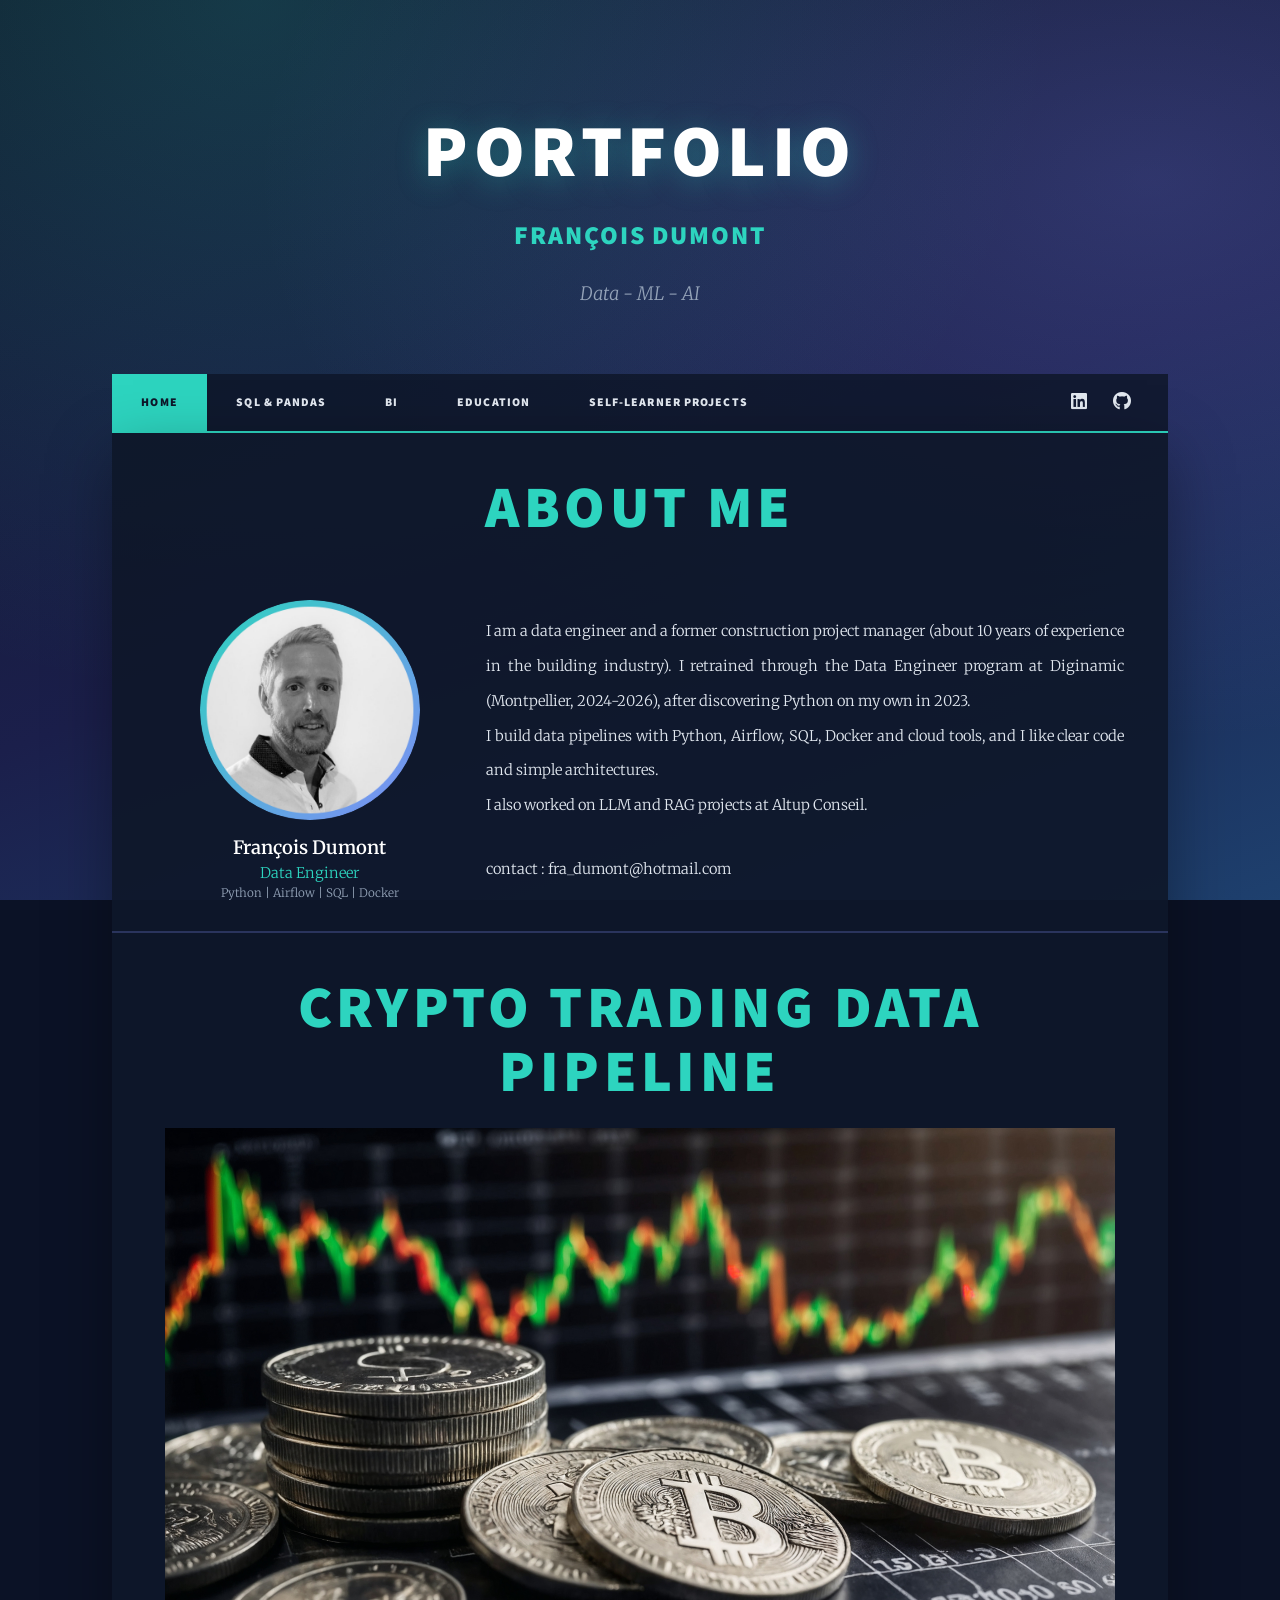
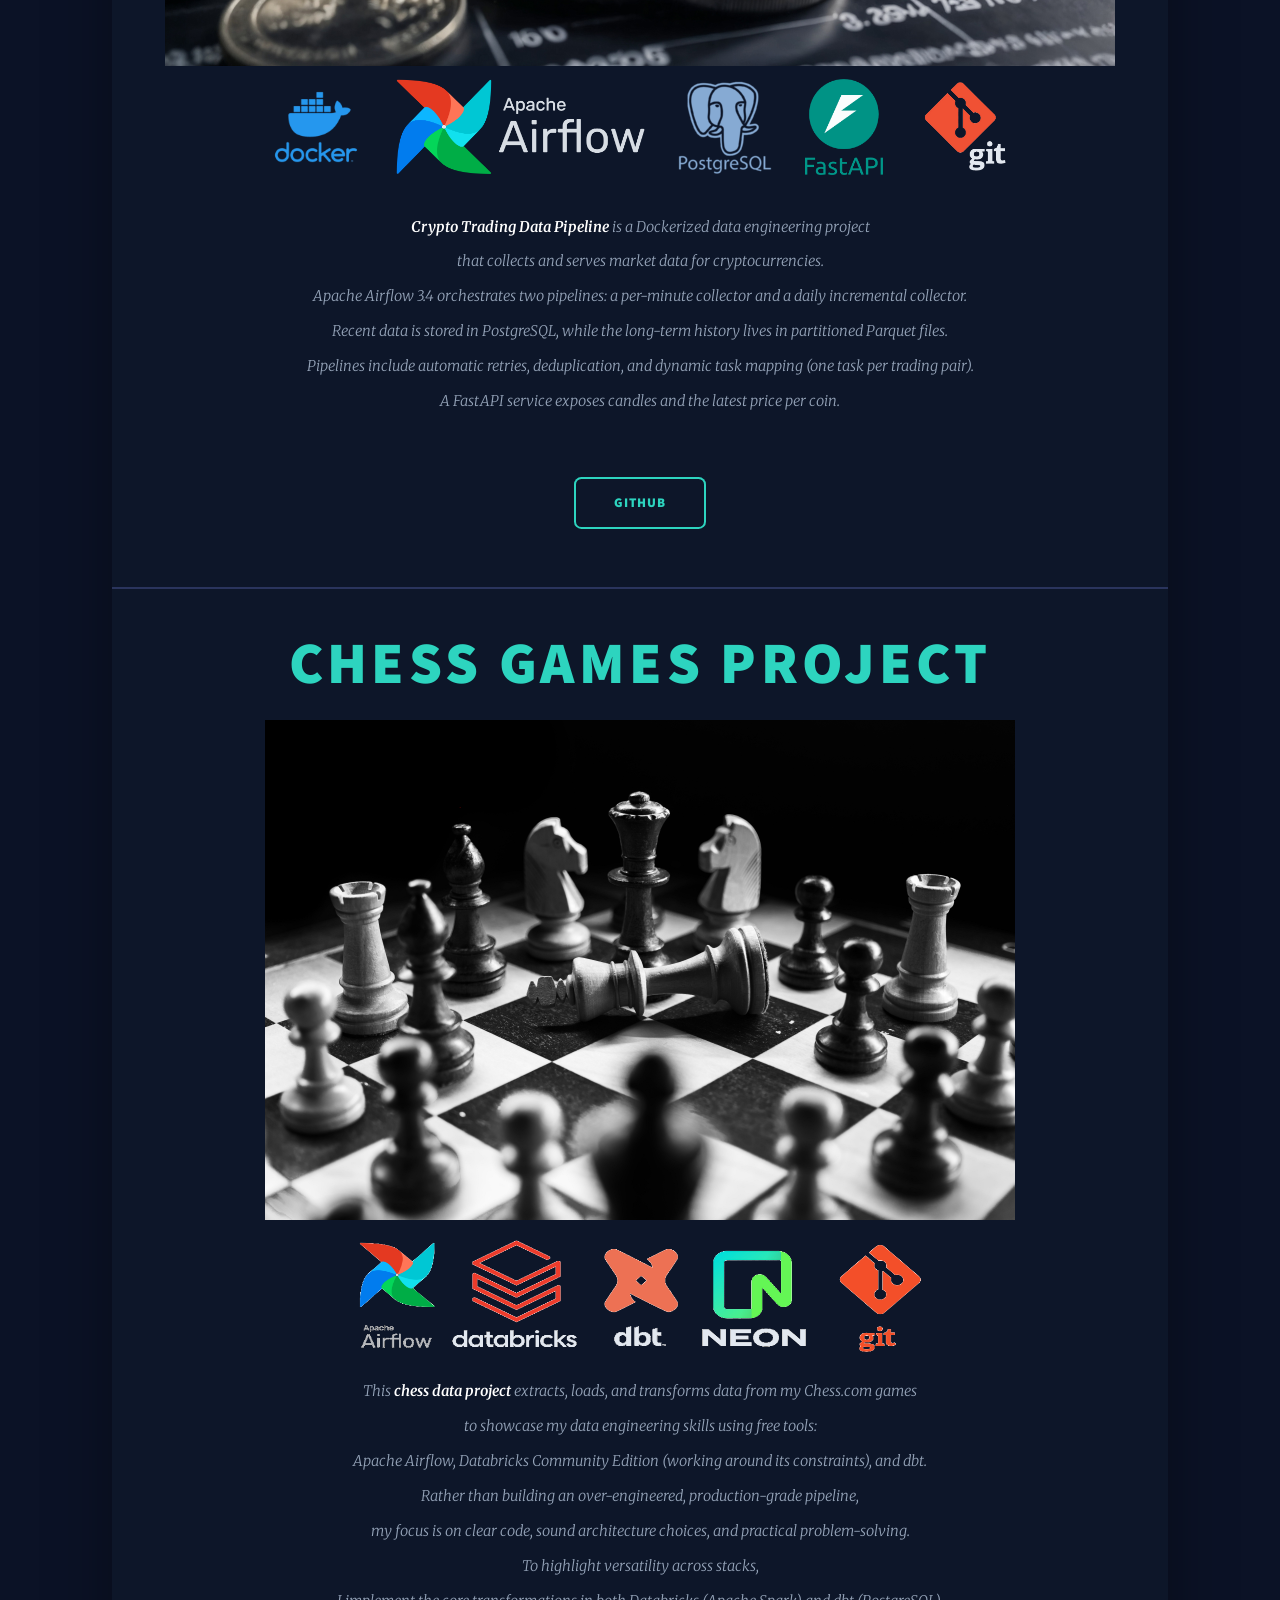
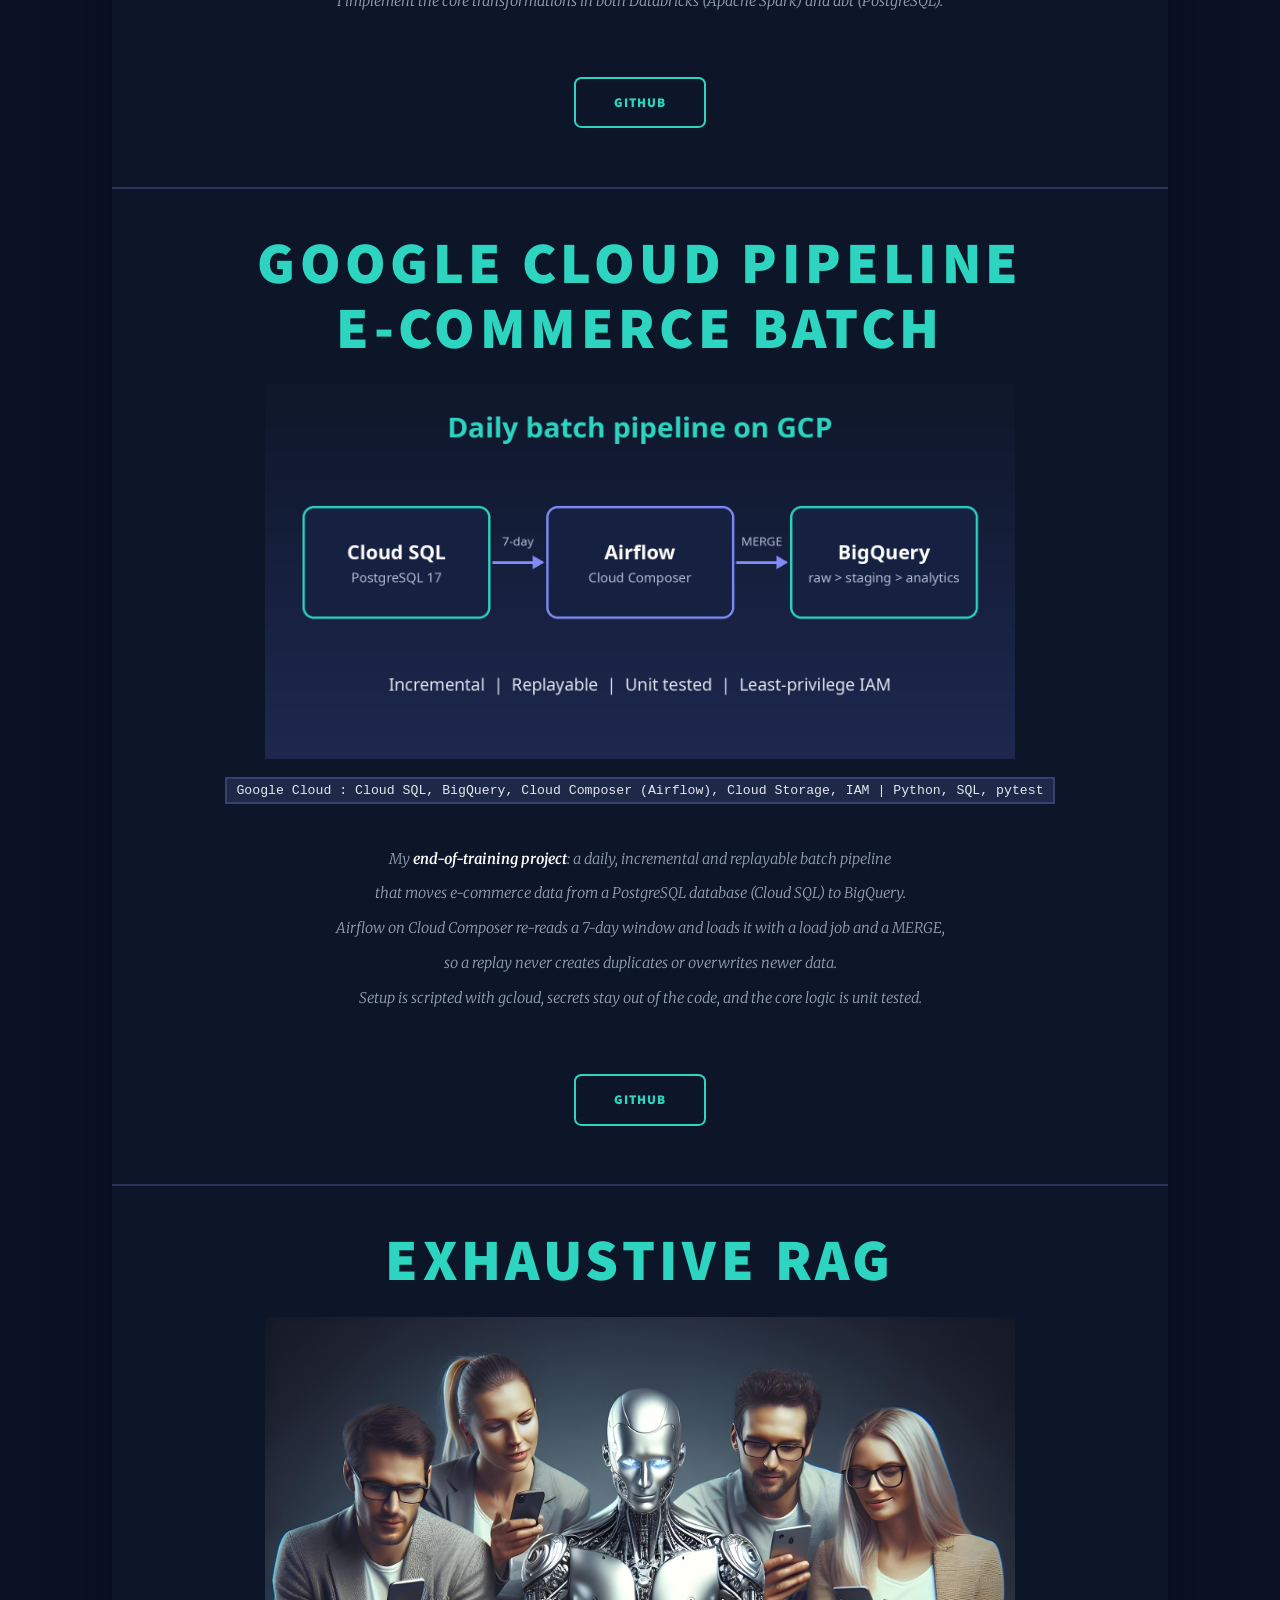
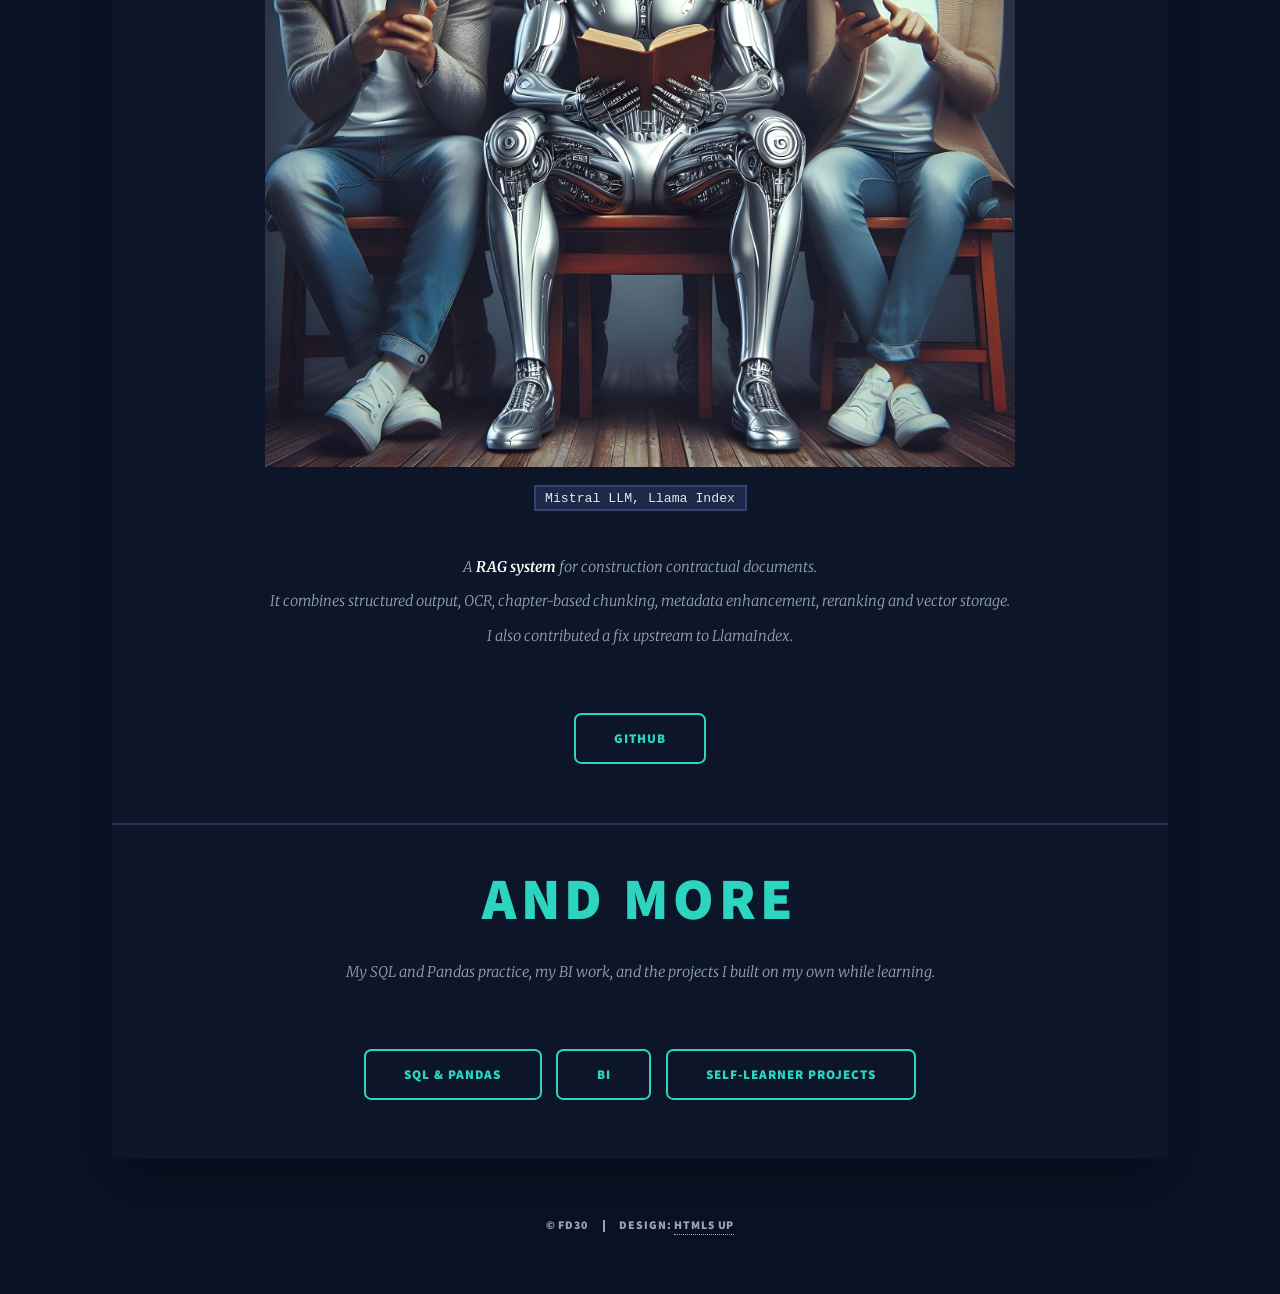
<file: index.html>
<!DOCTYPE HTML>

<html>
	<head>
		<title>François Dumont Portfolio</title>
		<meta charset="utf-8" />
		<meta name="viewport" content="width=device-width, initial-scale=1, user-scalable=no" />
		<link rel="stylesheet" href="assets/css/main.css" />
		<link rel="stylesheet" href="assets/css/theme-navy.css" />
		<noscript><link rel="stylesheet" href="assets/css/noscript.css" /></noscript>
	</head>
	<body class="is-preload">

		<!-- Wrapper -->
			<div id="wrapper" class="fade-in">

				<!-- Intro -->
				<div id="intro">
					<h1>Portfolio</h1>
					<h2>François Dumont</h2>
					<p>Data - ML - AI</p>
				</div>

				<!-- Nav -->
				<nav id="nav">
					<ul class="links">
						<li class="active"><a href="index.html">Home</a></li>
						<li><a href="skills.html">SQL &amp; Pandas</a></li>
						<li><a href="bi.html">BI</a></li>
						<li><a href="formation.html">Education</a></li>
						<li><a href="projects.html">Self-learner projects</a></li>
					</ul>
					<ul class="icons">
						<li><a href="https://www.linkedin.com/in/fran%C3%A7oisdumont" class="icon brands fa-linkedin"><span class="label">LinkedIn</span></a></li>
						<li><a href="https://github.com/FrancoisDumont30" class="icon brands fa-github"><span class="label">GitHub</span></a></li>
					</ul>
				</nav>

				<!-- Main -->
				<div id="main">
					<!-- About -->
					<section class="post" id="about">
						<header class="major">
							<h2>About me</h2>
						</header>
							<div class="row gtr-uniform aln-middle">
								<div class="col-4 col-12-small about-avatar">
									<span class="image fit"><img src="images/avatar-ring.png" alt="Portrait of François Dumont" /></span>
									<p class="avatar-name">François Dumont</p>
									<p class="avatar-role">Data Engineer</p>
									<p class="avatar-skills">Python | Airflow | SQL | Docker</p>
								</div>

							<div class="col-8 col-12-small">
								<p>I am a data engineer and a former construction project manager (about 10 years of experience in the building industry). I retrained through the Data Engineer program at Diginamic (Montpellier, 2024-2026), after discovering Python on my own in 2023.
								<br/>I build data pipelines with Python, Airflow, SQL, Docker and cloud tools, and I like clear code and simple architectures.
								<br/>I also worked on LLM and RAG projects at Altup Conseil.</p>
								<p> contact : fra_dumont@hotmail.com</p>
							</div>
					</section>

					<!-- Featured Post -->
					<article class="post featured">
						<header class="major">
							<h2>Crypto Trading Data Pipeline<br/></h2>
							<img src="images/crypto.png" alt="" />
							<div class="bandeau-logos">
								<img src="images/logo/dark/docker.png" alt="">
								<img src="images/logo/dark/AirflowLogo.png" alt="">
								<img src="images/logo/dark/postgresql.png" alt="">
								<img src="images/logo/dark/fastapi.png" alt="">
								<img src="images/logo/dark/git.png" alt="">
							</div>

							<!-- <img src="images/logo/dark/skills_bar.png" width="594" height="129"/> -->
							<br/>
							<p>
							<b>Crypto Trading Data Pipeline </b> is a Dockerized data engineering project <br/> that collects and serves market data for cryptocurrencies. 
							<br/>Apache Airflow 3.4 orchestrates two pipelines: 
							a per-minute collector and a daily incremental collector.
							<br/> Recent data is stored in PostgreSQL, while the long-term history lives in partitioned Parquet files. 
							<br/>Pipelines include automatic retries, deduplication, and dynamic task mapping (one task per trading pair). 
							<br/>A FastAPI service exposes candles and the latest price per coin.
							</p>
							
						</header>
						
						<ul class="actions special">
							<li><a href="https://github.com/FrancoisDumont30/crypto_data" class="button large">GitHub</a></li>
						</ul>
					</article>


					<!-- Featured Post -->
					<article class="post featured">
						<header class="major">
							<h2>Chess games project<br/></h2>
							<img src="images/chess_small.png" alt="" />
							<img src="images/logo/dark/skills_bar.png" width="594" height="129"/>
							<br/>
							<p> This <b>chess data project</b> extracts, loads, and transforms data from my Chess.com games 
								<br/>to showcase my data engineering skills using free tools: 
								<br/>Apache Airflow, Databricks Community Edition (working around its constraints), and dbt.
								<br/>Rather than building an over-engineered, production-grade pipeline, <br/>my focus is on clear code, sound architecture choices, and practical problem-solving. 
								<br/>To highlight versatility across stacks, <br/>I implement the core transformations in both Databricks (Apache Spark) and dbt (PostgreSQL).
							</p>
							
						</header>
						
						<ul class="actions special">
							<li><a href="https://github.com/FrancoisDumont30/chess_games_project" class="button large">GitHub</a></li>
						</ul>
					</article>

					<!-- Featured Post -->
					<article class="post featured">
						<header class="major">
							<h2>Google Cloud pipeline<br/>E-commerce batch</h2>
							<img src="images/gcp_pipeline.png" width="750" style="max-width:100%;height:auto" alt="Architecture: Cloud SQL to Airflow (Cloud Composer) to BigQuery" />
							<br/>
							<code>Google Cloud : Cloud SQL, BigQuery, Cloud Composer (Airflow), Cloud Storage, IAM | Python, SQL, pytest</code>
							<br/><br/>
							<p> My <b>end-of-training project</b>: a daily, incremental and replayable batch pipeline
								<br/>that moves e-commerce data from a PostgreSQL database (Cloud SQL) to BigQuery.
								<br/>Airflow on Cloud Composer re-reads a 7-day window and loads it with a load job and a MERGE,
								<br/>so a replay never creates duplicates or overwrites newer data.
								<br/>Setup is scripted with gcloud, secrets stay out of the code, and the core logic is unit tested.
							</p>
						</header>
						<ul class="actions special">
							<li><a href="https://github.com/FrancoisDumont30/gcp" class="button large">GitHub</a></li>
						</ul>
					</article>

					<!-- Featured Post -->
					<article class="post featured">
						<header class="major">
							<h2>Exhaustive RAG<br/></h2>
							<img src="images/robot_reading.jpg" width="750" style="max-width:100%;height:auto" alt="Robot reading a book" />
							<br/>
							<code>Mistral LLM, Llama Index</code>
							<br/><br/>
							<p>A <b>RAG system</b> for construction contractual documents.
								<br/>It combines structured output, OCR, chapter-based chunking, metadata enhancement, reranking and vector storage.
								<br/>I also contributed a fix upstream to LlamaIndex.
							</p>
						</header>
						<ul class="actions special">
							<li><a href="https://github.com/FrancoisDumont30/exhaustive_RAG" class="button large">GitHub</a></li>
						</ul>
					</article>

					<!-- More -->
					<section class="post" id="more">
						<header class="major">
							<h2>And more</h2>
							<p>My SQL and Pandas practice, my BI work, and the projects I built on my own while learning.</p>
						</header>
						<ul class="actions special">
							<li><a href="skills.html" class="button large">SQL &amp; Pandas</a></li>
							<li><a href="bi.html" class="button large">BI</a></li>
							<li><a href="projects.html" class="button large">Self-learner projects</a></li>
						</ul>
					</section>

				</div>


				<!-- Copyright -->
				<div id="copyright">
					<ul><li>&copy; FD30</li><li>Design: <a href="https://html5up.net">HTML5 UP</a></li></ul>
				</div>

			</div>

		<!-- Scripts -->
			<script src="assets/js/jquery.min.js"></script>
			<script src="assets/js/jquery.scrollex.min.js"></script>
			<script src="assets/js/jquery.scrolly.min.js"></script>
			<script src="assets/js/browser.min.js"></script>
			<script src="assets/js/breakpoints.min.js"></script>
			<script src="assets/js/util.js"></script>
			<script src="assets/js/main.js"></script>

	</body>
</html>
</file>
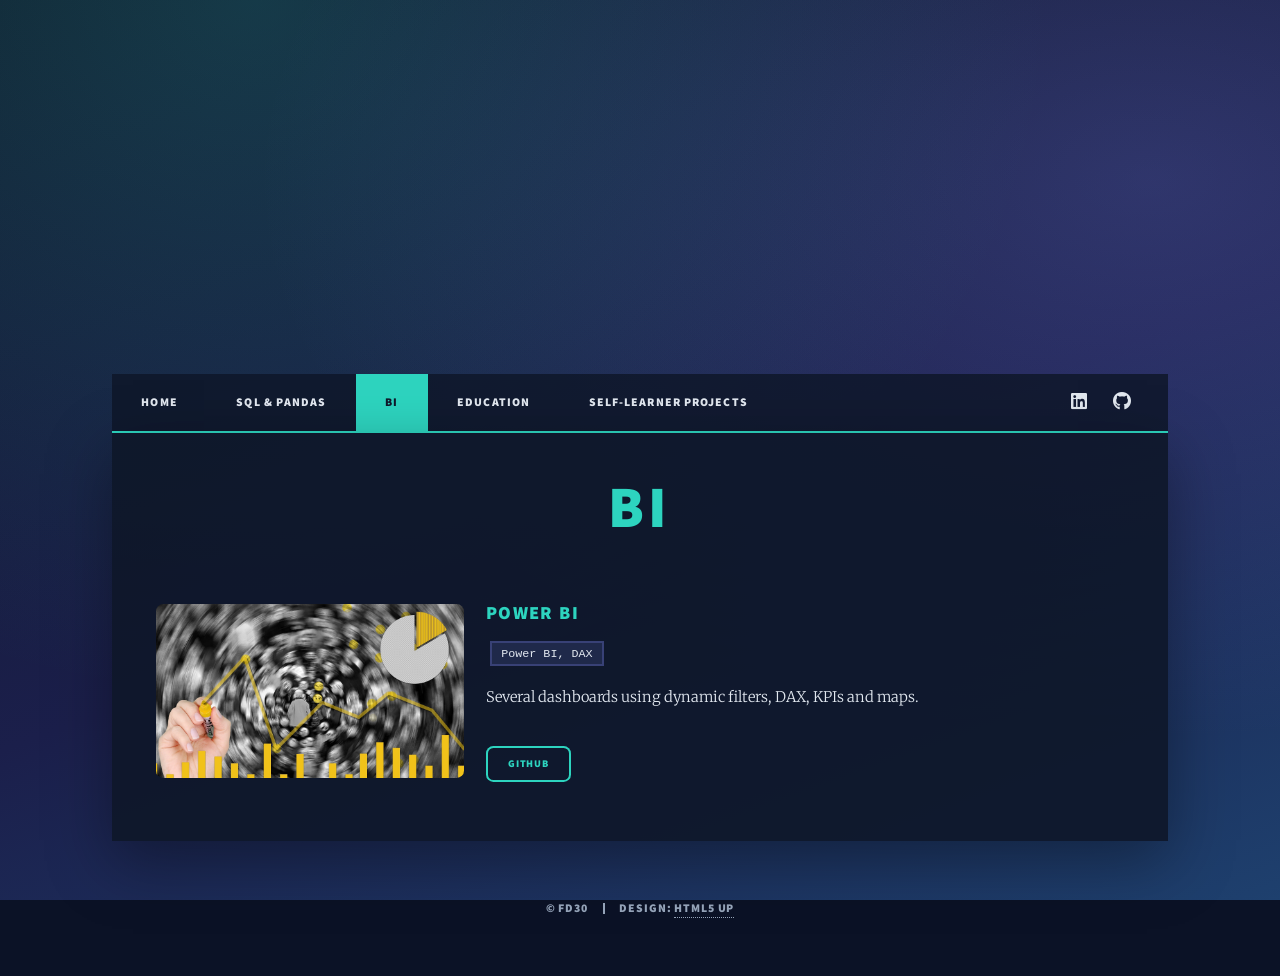
<file: bi.html>
<!DOCTYPE HTML>

<html>
	<head>
		<title>BI</title>
		<meta charset="utf-8" />
		<meta name="viewport" content="width=device-width, initial-scale=1, user-scalable=no" />
		<link rel="stylesheet" href="assets/css/main.css" />
		<link rel="stylesheet" href="assets/css/theme-navy.css" />
		<noscript><link rel="stylesheet" href="assets/css/noscript.css" /></noscript>
	</head>
	<body class="is-preload">

		<!-- Wrapper -->
			<div id="wrapper">

				<!-- Intro -->
				<div id="intro">
					<h1>Portfolio</h1>
					<h2>François Dumont</h2>
					<p>Data - ML - AI</p>
				</div>

				<!-- Nav -->
				<nav id="nav">
					<ul class="links">
						<li><a href="index.html">Home</a></li>
						<li><a href="skills.html">SQL &amp; Pandas</a></li>
						<li class="active"><a href="bi.html">BI</a></li>
						<li><a href="formation.html">Education</a></li>
						<li><a href="projects.html">Self-learner projects</a></li>
					</ul>
					<ul class="icons">
						<li><a href="https://www.linkedin.com/in/fran%C3%A7oisdumont" class="icon brands fa-linkedin"><span class="label">LinkedIn</span></a></li>
						<li><a href="https://github.com/FrancoisDumont30" class="icon brands fa-github"><span class="label">GitHub</span></a></li>
					</ul>
				</nav>

				<!-- Main -->
				<div id="main">
					<section class="post" id="power-bi">
						<header class="major">
							<h2>BI</h2>
						</header>
						<div class="row gtr-uniform aln-middle project-row">
							<div class="col-4 col-12-small">
								<span class="image fit"><img src="images/BI.jpg" alt="Dashboard illustration" /></span>
							</div>
							<div class="col-8 col-12-small">
								<h3>Power BI</h3>
								<p class="tech"><code>Power BI, DAX</code></p>
								<p>Several dashboards using dynamic filters, DAX, KPIs and maps.</p>
								<ul class="actions"><li><a href="https://github.com/FrancoisDumont30/Power_BI" class="button small">GitHub</a></li></ul>
							</div>
						</div>
					</section>

				</div>


				<!-- Copyright -->
				<div id="copyright">
					<ul><li>&copy; FD30</li><li>Design: <a href="https://html5up.net">HTML5 UP</a></li></ul>
				</div>

			</div>

		<!-- Scripts -->
			<script src="assets/js/jquery.min.js"></script>
			<script src="assets/js/jquery.scrollex.min.js"></script>
			<script src="assets/js/jquery.scrolly.min.js"></script>
			<script src="assets/js/browser.min.js"></script>
			<script src="assets/js/breakpoints.min.js"></script>
			<script src="assets/js/util.js"></script>
			<script src="assets/js/main.js"></script>

	</body>
</html>
</file>
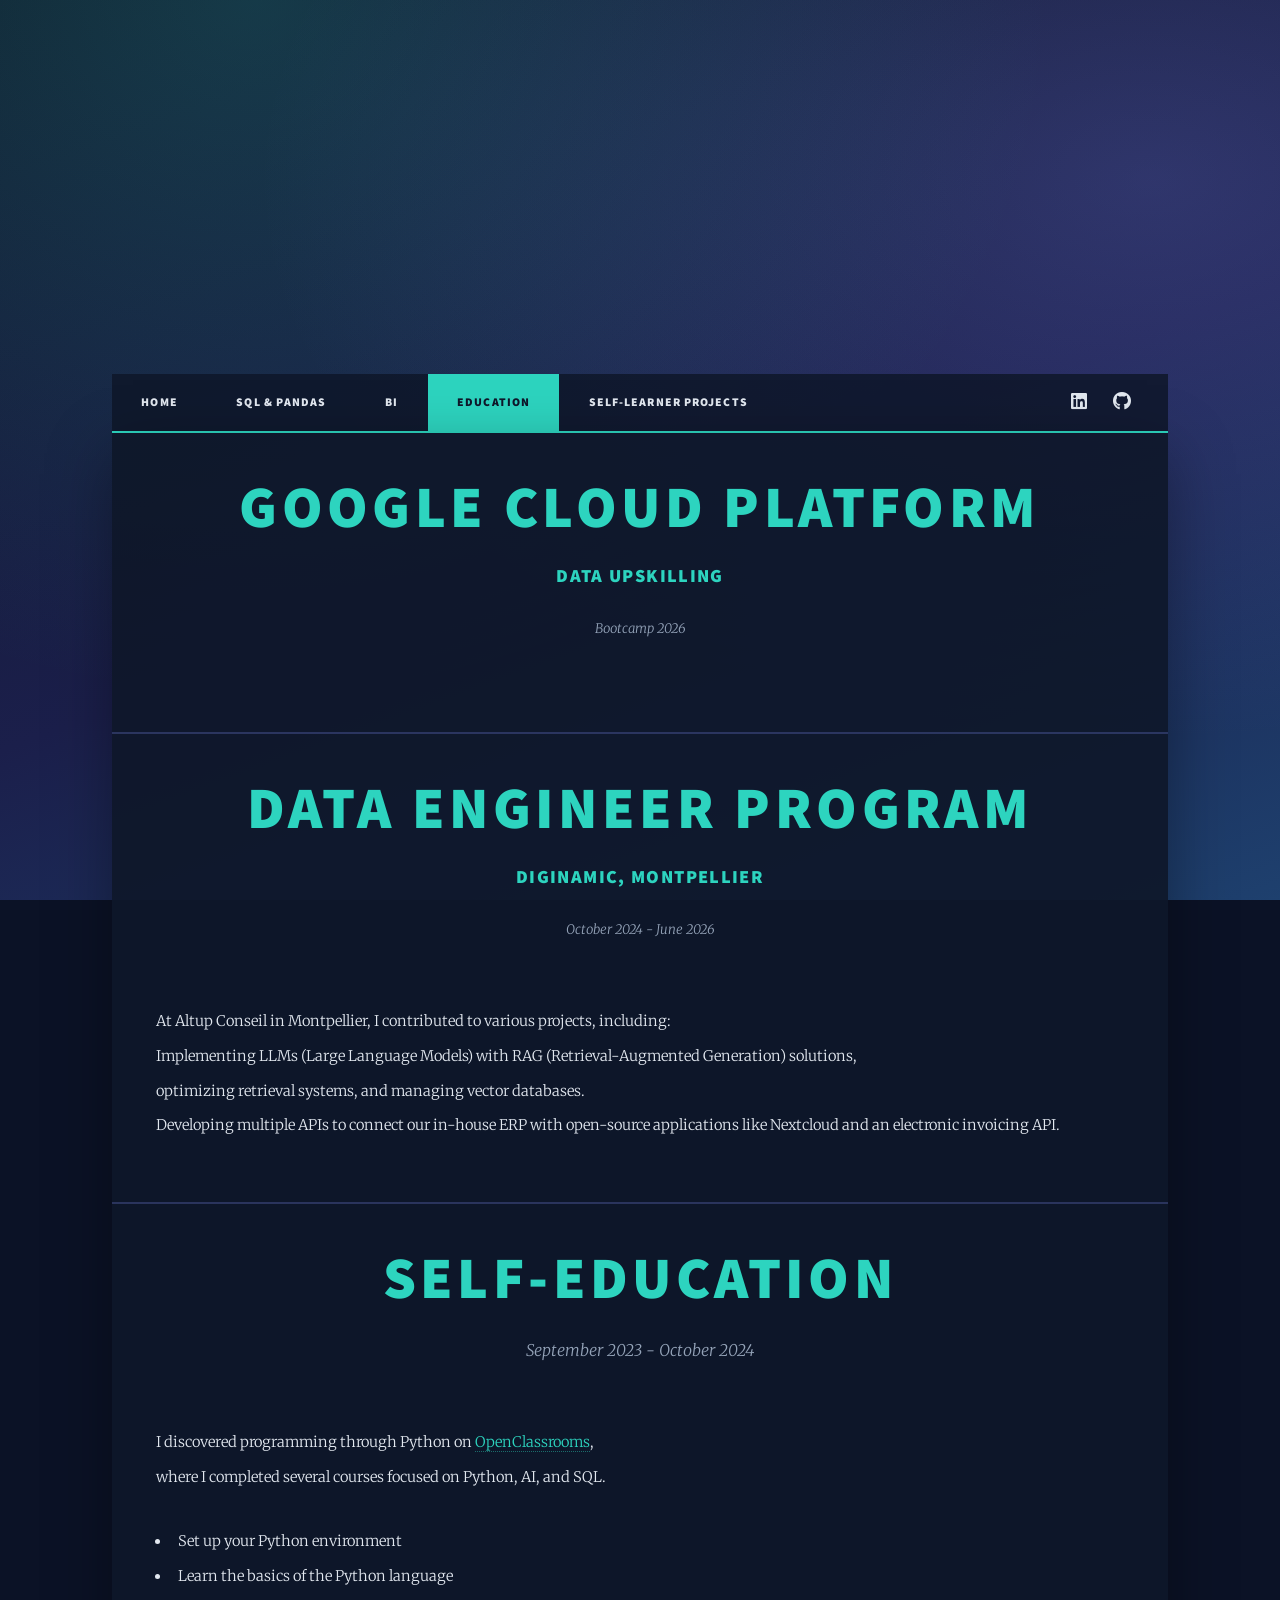
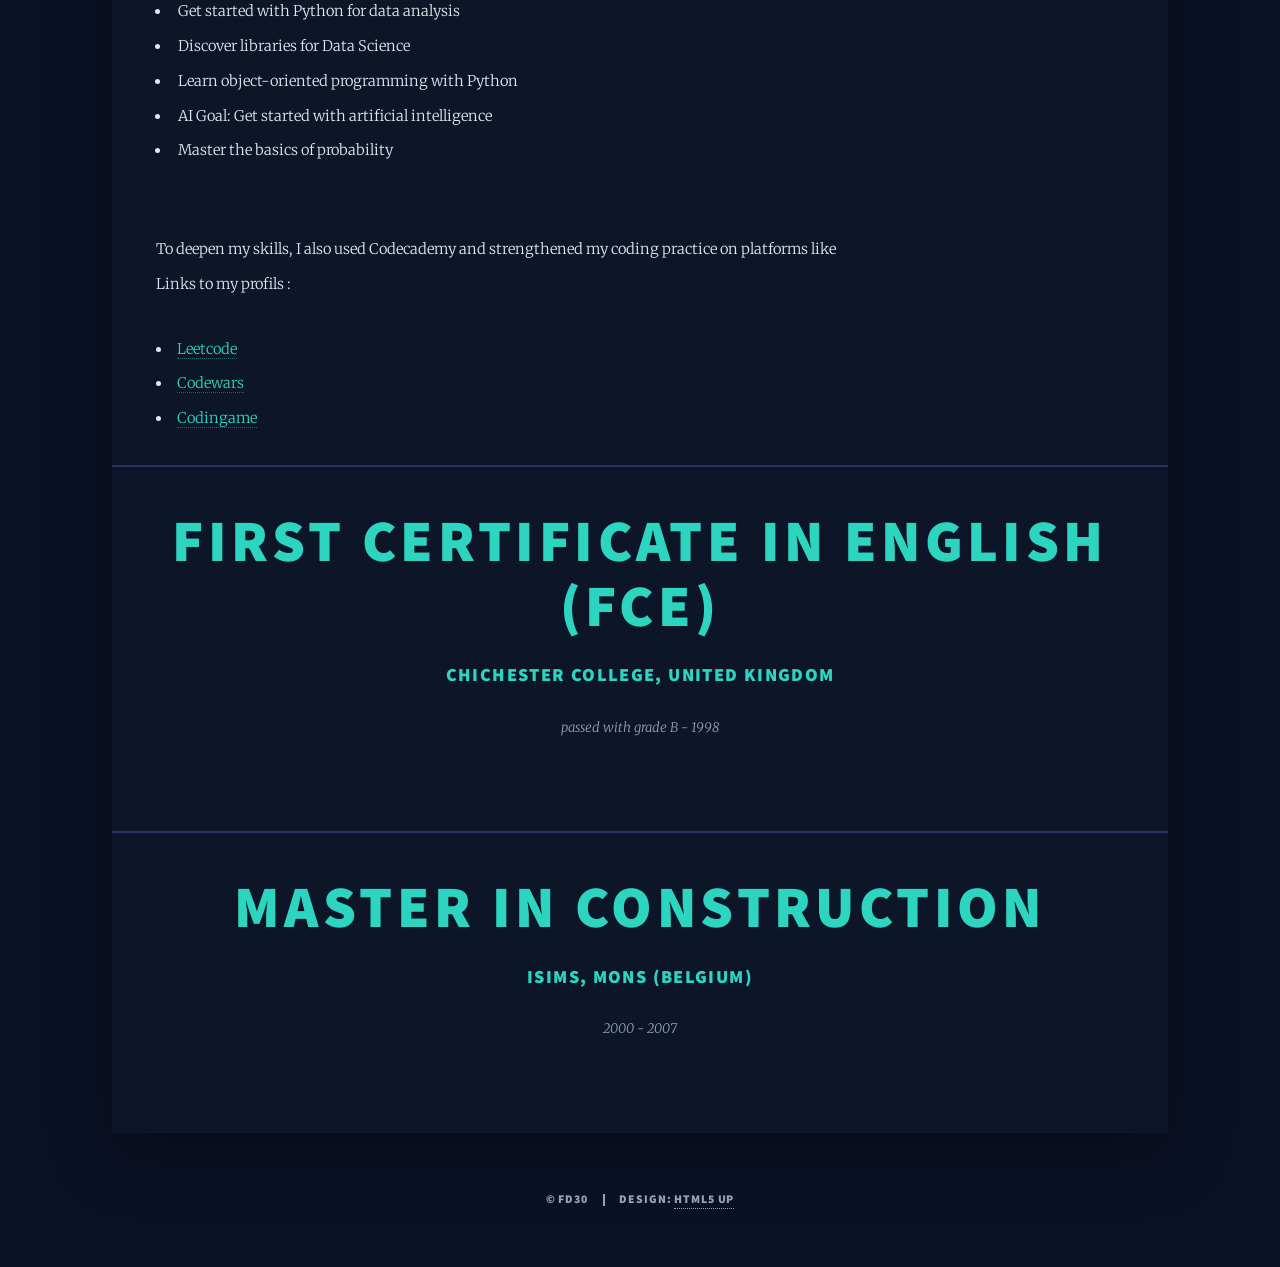
<file: formation.html>
<!DOCTYPE HTML>

<html>
	<head>
		<title>Formation</title>
		<meta charset="utf-8" />
		<meta name="viewport" content="width=device-width, initial-scale=1, user-scalable=no" />
		<link rel="stylesheet" href="assets/css/main.css" />
		<link rel="stylesheet" href="assets/css/theme-navy.css" />
		<noscript><link rel="stylesheet" href="assets/css/noscript.css" /></noscript>
	</head>
	<body class="is-preload">

		<!-- Wrapper -->
			<div id="wrapper">
			<!-- Intro -->
					<div id="intro">
						<h1>Portfolio</h1>
						<h2>François Dumont</h2>
						<p>Data - ML - AI</p>
					</div>

					
				<!-- Header -->
					<header id="header">
					</header>

				<!-- Nav -->
					<nav id="nav">
						<ul class="links">
						<li><a href="index.html">Home</a></li>
						<li><a href="skills.html">SQL &amp; Pandas</a></li>
						<li><a href="bi.html">BI</a></li>
						<li class="active"><a href="formation.html">Education</a></li>
						<li><a href="projects.html">Self-learner projects</a></li>
					</ul>
						<ul class="icons">
							<li><a href="https://www.linkedin.com/in/fran%C3%A7oisdumont" class="icon brands fa-linkedin"><span class="label">LinkedIn</span></a></li>
							<li><a href="https://github.com/FrancoisDumont30" class="icon brands fa-github"><span class="label">GitHub</span></a></li>
						</ul>
					</nav>

				<!-- Main -->
					<div id="main">

						<!-- Post -->
							<section class="post">
								<header class="major">
									<h1>Google Cloud Platform</h1>
									<h3>Data Upskilling</h3>
									<p>Bootcamp 2026</p>
								</header>
							</section>

						<!-- Post -->
							<section class="post">
								<header class="major">
									<h1>Data Engineer Program</h1>
									<h3>Diginamic, Montpellier</h3>
									<p>October 2024 - June 2026</p>
								</header>

								<p>At Altup Conseil in Montpellier, I contributed to various projects, including: <br>
								Implementing LLMs (Large Language Models) with RAG (Retrieval-Augmented Generation) solutions, 
								<br>optimizing retrieval systems, and managing vector databases.
								<br>Developing multiple APIs to connect our in-house ERP with open-source applications like Nextcloud and an electronic invoicing API.
								</p>
							</section>

							<!-- Post -->
							<section class="post">
								<header class="major">
									<h1>Self-education</h1>
									<p>September 2023 - October 2024</p>
								</header>
								<p>I discovered programming through Python on <a href="https://openclassrooms.com/fr/">OpenClassrooms</a>, <br>where I completed several courses focused on Python, AI, and SQL.  </p>
								

								<ul>

									<li>Set up your Python environment</li>
									<li>Learn the basics of the Python language</li>
									<li>Get started with Python for data analysis</li>
									<li>Discover libraries for Data Science</li>
									<li>Learn object-oriented programming with Python</li>
									<li>AI Goal: Get started with artificial intelligence</li>
									<li>Master the basics of probability</li>

								</ul>
								<br>
								<p>To deepen my skills, I also used Codecademy and strengthened my coding practice on platforms like <br>Links to my profils :</p>
								<li><a href="https://leetcode.com/u/FD30/">Leetcode </a></li> 
								<li><a href="https://www.codewars.com/users/FD@30/stats">Codewars </a></li>
								<li><a href="https://www.codingame.com/profile/0f31250724edee09948086f9459985195815885">Codingame </a></li>
 								

							</section>  


							<!-- Post -->
							<section class="post">
								<header class="major">
									<h1>First Certificate in English (FCE)</h1>
									<h3>Chichester College, United Kingdom</h3>
									<p>passed with grade B - 1998</p>
								</header>
							</section>

							<!-- Post -->
							<section class="post">
								<header class="major">
									<h1>Master in Construction</h1>
									<h3>ISIMs, Mons (Belgium)</h3>
									<p>2000 - 2007</p>
								</header>
							</section>


					</div>


				<!-- Copyright -->
					<div id="copyright">
						<ul><li>&copy; FD30</li><li>Design: <a href="https://html5up.net">HTML5 UP</a></li></ul>
					</div>

			</div>

		<!-- Scripts -->
			<script src="assets/js/jquery.min.js"></script>
			<script src="assets/js/jquery.scrollex.min.js"></script>
			<script src="assets/js/jquery.scrolly.min.js"></script>
			<script src="assets/js/browser.min.js"></script>
			<script src="assets/js/breakpoints.min.js"></script>
			<script src="assets/js/util.js"></script>
			<script src="assets/js/main.js"></script>

	</body>
</html>
</file>
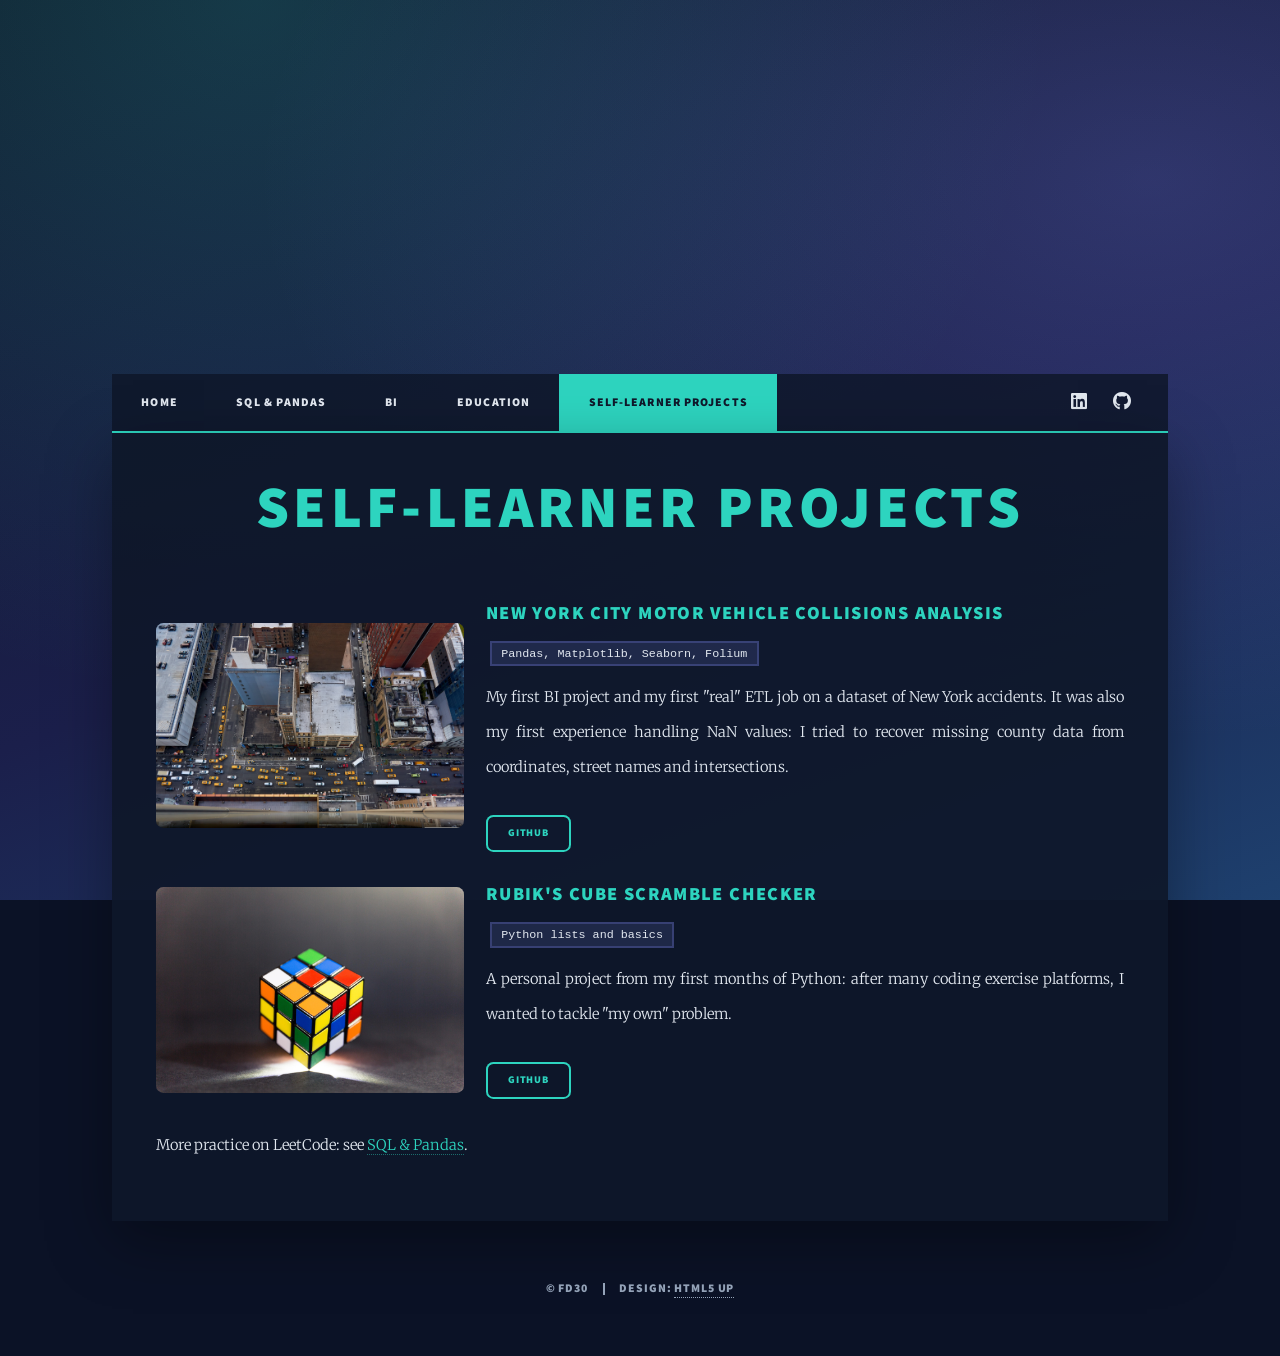
<file: projects.html>
<!DOCTYPE HTML>

<html>
	<head>
		<title>Self-learner projects</title>
		<meta charset="utf-8" />
		<meta name="viewport" content="width=device-width, initial-scale=1, user-scalable=no" />
		<link rel="stylesheet" href="assets/css/main.css" />
		<link rel="stylesheet" href="assets/css/theme-navy.css" />
		<noscript><link rel="stylesheet" href="assets/css/noscript.css" /></noscript>
	</head>
	<body class="is-preload">

		<!-- Wrapper -->
			<div id="wrapper">

				<!-- Intro -->
				<div id="intro">
					<h1>Portfolio</h1>
					<h2>François Dumont</h2>
					<p>Data - ML - AI</p>
				</div>

				<!-- Nav -->
				<nav id="nav">
					<ul class="links">
						<li><a href="index.html">Home</a></li>
						<li><a href="skills.html">SQL &amp; Pandas</a></li>
						<li><a href="bi.html">BI</a></li>
						<li><a href="formation.html">Education</a></li>
						<li class="active"><a href="projects.html">Self-learner projects</a></li>
					</ul>
					<ul class="icons">
						<li><a href="https://www.linkedin.com/in/fran%C3%A7oisdumont" class="icon brands fa-linkedin"><span class="label">LinkedIn</span></a></li>
						<li><a href="https://github.com/FrancoisDumont30" class="icon brands fa-github"><span class="label">GitHub</span></a></li>
					</ul>
				</nav>

				<!-- Main -->
				<div id="main">
					<section class="post" id="self-learner">
						<header class="major">
							<h2>Self-learner projects</h2>
						</header>
						<div class="row gtr-uniform aln-middle project-row">
							<div class="col-4 col-12-small">
								<span class="image fit"><img src="images/ny.jpg" alt="New York" /></span>
							</div>
							<div class="col-8 col-12-small">
								<h3>New York City Motor Vehicle Collisions Analysis</h3>
								<p class="tech"><code>Pandas, Matplotlib, Seaborn, Folium</code></p>
								<p>My first BI project and my first "real" ETL job on a dataset of New York accidents. It was also my first experience handling NaN values: I tried to recover missing county data from coordinates, street names and intersections.</p>
								<ul class="actions"><li><a href="https://github.com/FrancoisDumont30/NY_Collision" class="button small">GitHub</a></li></ul>
							</div>
						</div>

						<div class="row gtr-uniform aln-middle project-row">
							<div class="col-4 col-12-small">
								<span class="image fit"><img src="images/cube.jpg" alt="Rubik's cube" /></span>
							</div>
							<div class="col-8 col-12-small">
								<h3>Rubik's cube scramble checker</h3>
								<p class="tech"><code>Python lists and basics</code></p>
								<p>A personal project from my first months of Python: after many coding exercise platforms, I wanted to tackle "my own" problem.</p>
								<ul class="actions"><li><a href="https://github.com/FrancoisDumont30/Rubiks_Cube_scramble_checker" class="button small">GitHub</a></li></ul>
							</div>
						</div>
						<p>More practice on LeetCode: see <a href="skills.html">SQL &amp; Pandas</a>.</p>
					</section>

				</div>


				<!-- Copyright -->
				<div id="copyright">
					<ul><li>&copy; FD30</li><li>Design: <a href="https://html5up.net">HTML5 UP</a></li></ul>
				</div>

			</div>

		<!-- Scripts -->
			<script src="assets/js/jquery.min.js"></script>
			<script src="assets/js/jquery.scrollex.min.js"></script>
			<script src="assets/js/jquery.scrolly.min.js"></script>
			<script src="assets/js/browser.min.js"></script>
			<script src="assets/js/breakpoints.min.js"></script>
			<script src="assets/js/util.js"></script>
			<script src="assets/js/main.js"></script>

	</body>
</html>
</file>
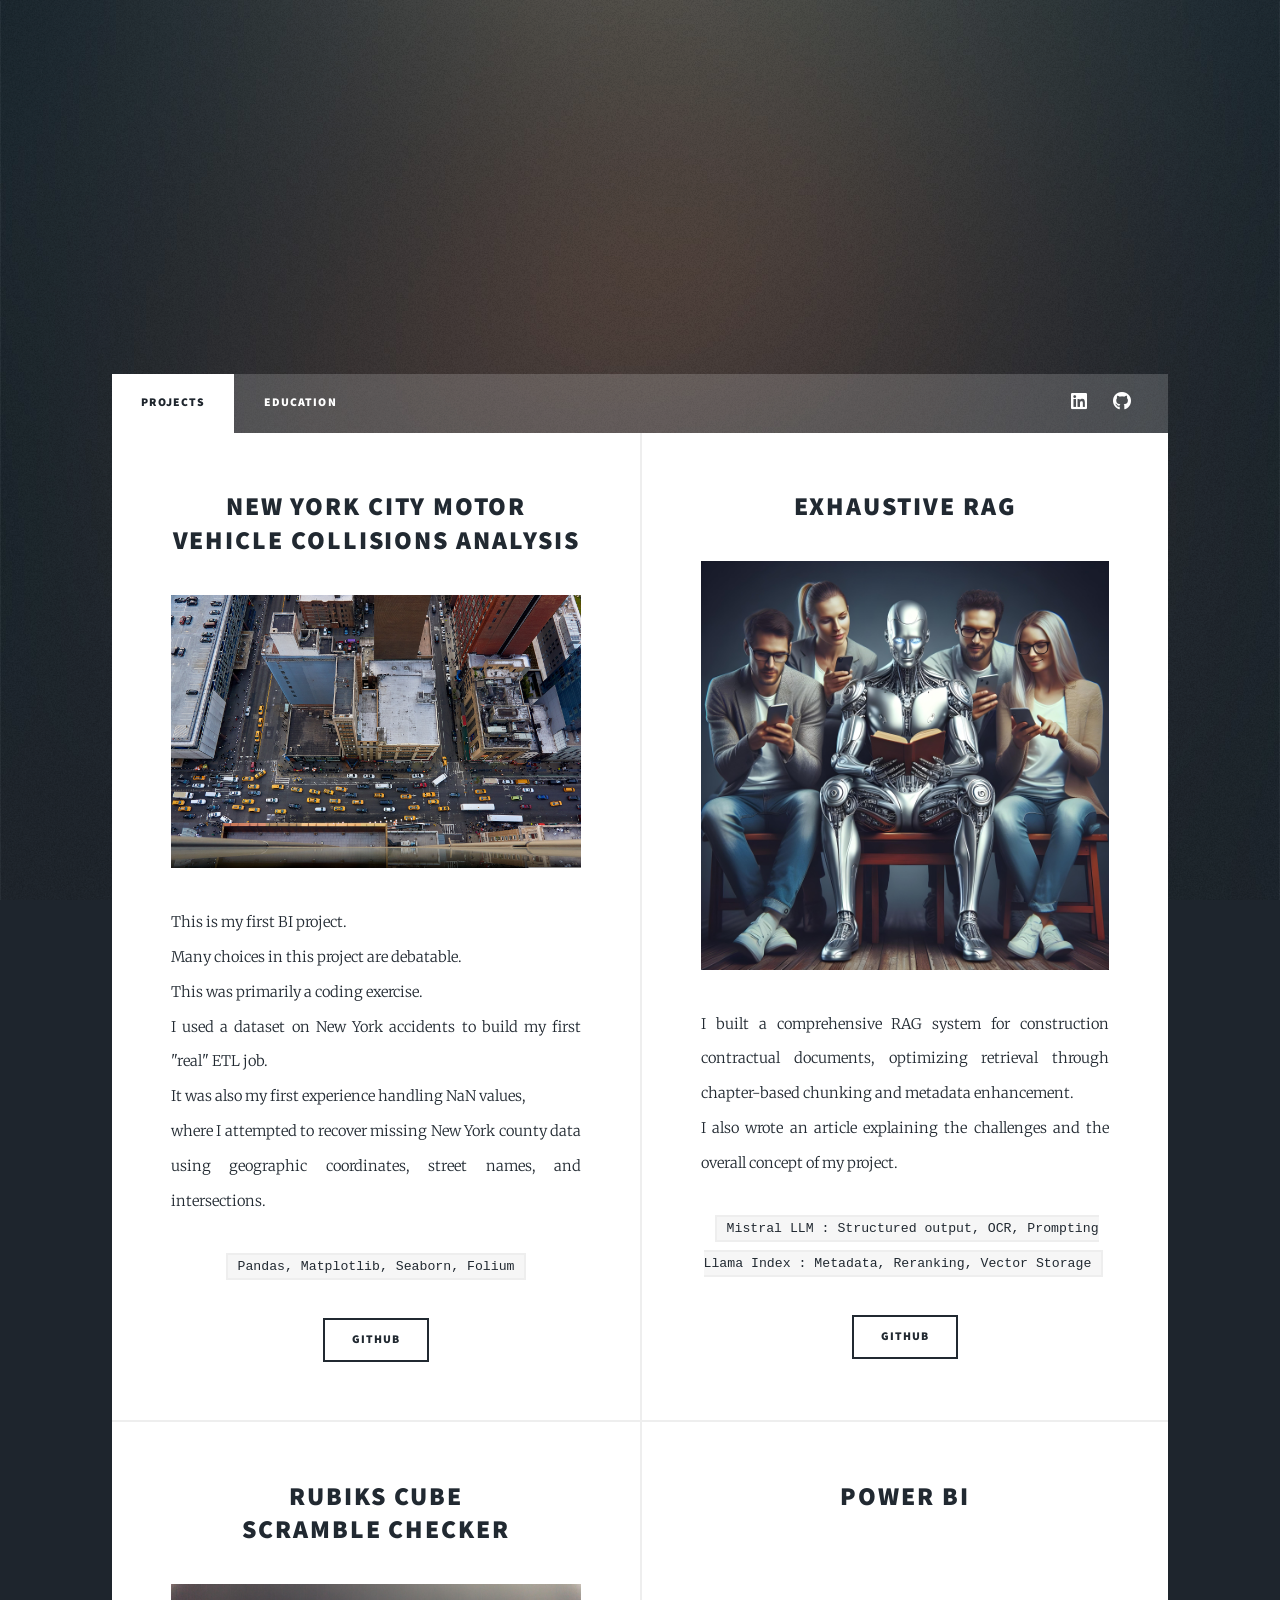
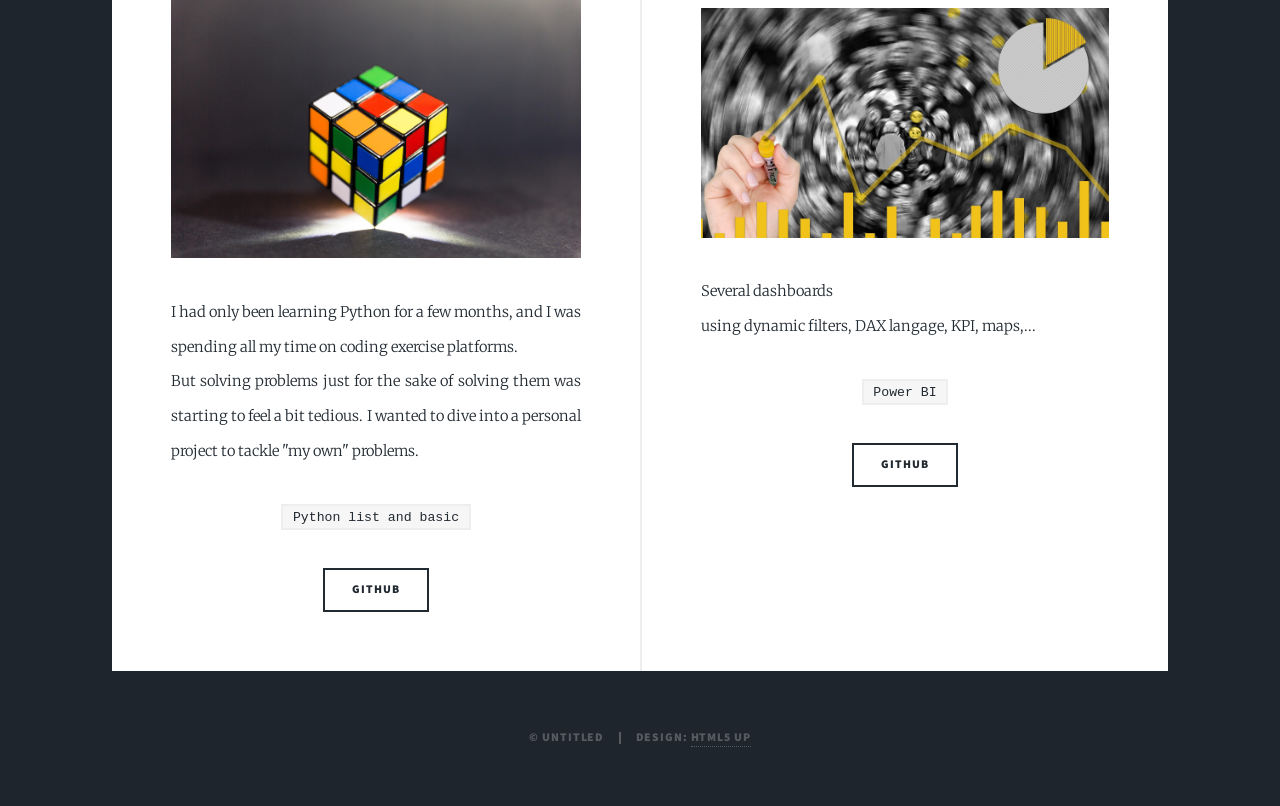
<file: projets.html>
<!DOCTYPE HTML>

<html>
	<head>
		<title>François Dumont Portfolio</title>
		<meta charset="utf-8" />
		<meta name="viewport" content="width=device-width, initial-scale=1, user-scalable=no" />
		<link rel="stylesheet" href="assets/css/main.css" />
		<noscript><link rel="stylesheet" href="assets/css/noscript.css" /></noscript>
	</head>
	<body class="is-preload">

		<!-- Wrapper -->
			<div id="wrapper" class="fade-in">

				<!-- Intro -->
					<div id="intro">
						<h1>Portfolio</h1>
						<h2>François Dumont</h2>
						<p>Data - ML - AI</p>
					</div>

				<!-- Nav -->
					<nav id="nav">
						<ul class="links">
							<li class="active"><a href="projets.html">Projects</a></li>
							<li><a href="formation.html">Education</a></li>
						</ul>
						<ul class="icons">
							<li><a href="https://www.linkedin.com/in/françoisdumont" class="icon brands fa-linkedin"><span class="label">Facebook</span></a></li>
							<li><a href="https://github.com/FrancoisDumont30" class="icon brands fa-github"><span class="label">GitHub</span></a></li>
						</ul>
					</nav>

				<!-- Main -->
					<div id="main">
							
						<!-- Featured Post -->
						 <!--
							<article class="post featured">
								<header class="major">
									<h2><a href="#">And this is a<br />
									massive headline</a></h2>
									<p>Aenean ornare velit lacus varius enim ullamcorper proin aliquam<br />
									facilisis ante sed etiam magna interdum congue. Lorem ipsum dolor<br />
									amet nullam sed etiam veroeros.</p>
								</header>
								<a href="#" class="image main"><img src="images/pic01.jpg" alt="" /></a>
								<ul class="actions special">
									<li><a href="#" class="button large">Full Story</a></li>
								</ul>
							</article>

						-->

						<!-- Posts -->
							<section class="posts">
								<article>
									<header>
										<h2><a href="#">New York city Motor Vehicle Collisions Analysis<br /></a></h2>
									</header>
									<a href="#" class="image fit"><img src="images/ny.jpg" alt="" /></a>
									<p>This is my first BI project. <br> Many choices in this project are debatable. <br> This was primarily a coding exercise. <br> I used a dataset on New York accidents to build my first "real" ETL job. <br> It was also my first experience handling NaN values, <br> where I attempted to recover missing New York county data using geographic coordinates, street names, and intersections.</p>
									<code>Pandas, Matplotlib, Seaborn, Folium </code>
									<br/><br/>
									<ul class="actions special">
										<li><a href="https://github.com/FrancoisDumont30/NY_Collision" class="button">Github</a></li>
									</ul>
								</article>

								<article>
									<header>
										<h2><a href="#">Exhaustive RAG<br /></a></h2>
										
									</header>
									<a href="#" class="image fit"><img src="images/robot_reading.jpg"  alt=""/></a>
									<p>I built a comprehensive RAG system for construction contractual documents, optimizing retrieval through chapter-based chunking and metadata enhancement. <br />I also wrote an article explaining the challenges and the overall concept of my project.</p>
									<code>Mistral LLM : Structured output, OCR, Prompting<br/>Llama Index : Metadata, Reranking, Vector Storage</code>
									<br/><br/>
									<ul class="actions special">
										<li><a href="#" class="button">Github</a></li>
									</ul>
								</article>

								<article>
									<header>
										<h2><a href="#"></a>Rubiks cube <br/> scramble checker</h2>
									</header>
									<a href="#" class="image fit"><img src="images/cube.jpg" alt=""/> </a>
									<p>I had only been learning Python for a few months, and I was spending all my time on coding exercise platforms. <br />But solving problems just for the sake of solving them was starting to feel a bit tedious. I wanted to dive into a personal project to tackle "my own" problems.</p>
									<code>Python list and basic</code><br /><br />
									<ul class="actions special">
										<li><a href="https://github.com/FrancoisDumont30/Rubiks_Cube_scramble_checker" class="button">Github</a></li>
									</ul>
								</article>

								<article>
									<header>
										<h2><a href="#">Power BI</a></h2>
										<br />
									</header>
									<a href="#" class="image fit"><img src="images/BI.jpg" alt="" /></a>
									<p>Several dashboards <br />
										using dynamic filters, DAX langage, KPI, maps,...</p>
									<code>Power BI</code><br/><br/>
									<ul class="actions special">
										<li><a href="https://github.com/FrancoisDumont30/Power_BI" class="button">Github</a></li>
									</ul>
								</article>

							</section>


					</div>


				<!-- Copyright -->
					<div id="copyright">
						<ul><li>&copy; Untitled</li><li>Design: <a href="https://html5up.net">HTML5 UP</a></li></ul>
					</div>

			</div>

		<!-- Scripts -->
			<script src="assets/js/jquery.min.js"></script>
			<script src="assets/js/jquery.scrollex.min.js"></script>
			<script src="assets/js/jquery.scrolly.min.js"></script>
			<script src="assets/js/browser.min.js"></script>
			<script src="assets/js/breakpoints.min.js"></script>
			<script src="assets/js/util.js"></script>
			<script src="assets/js/main.js"></script>

	</body>
</html>
</file>
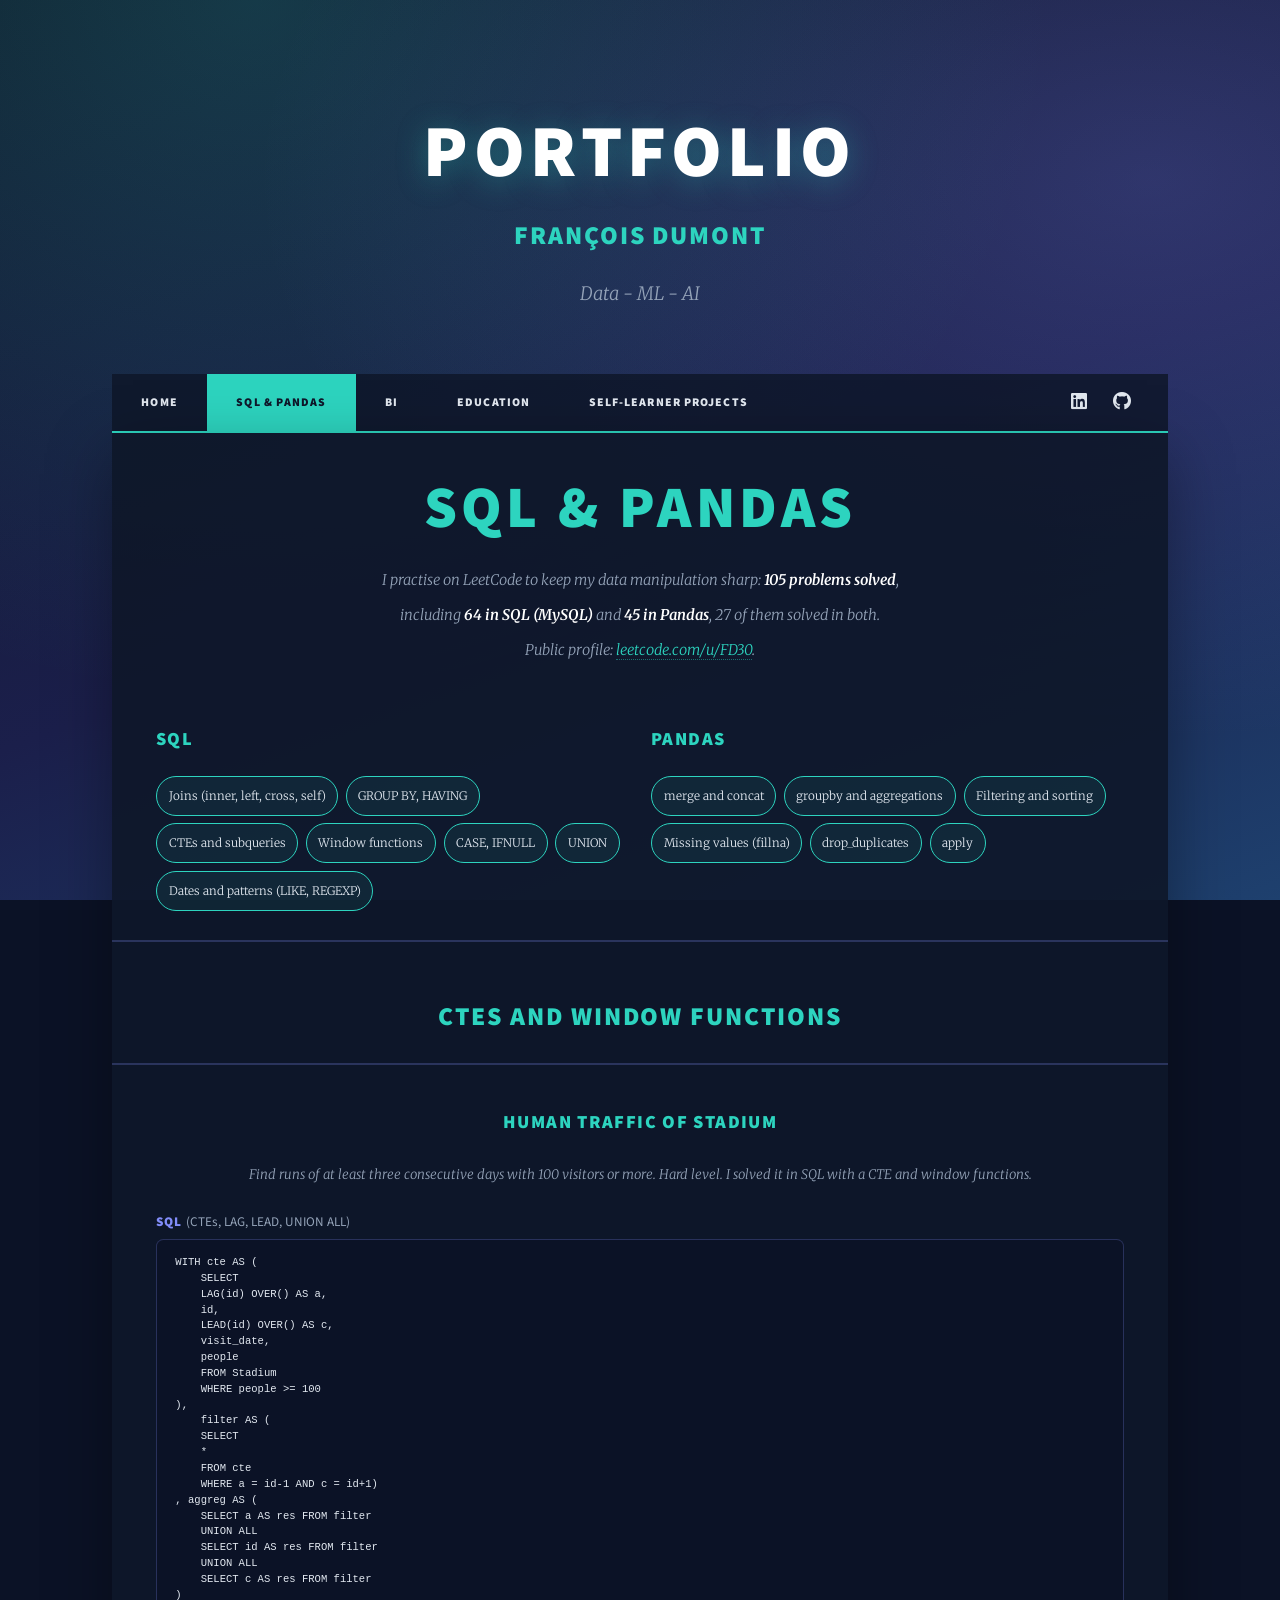
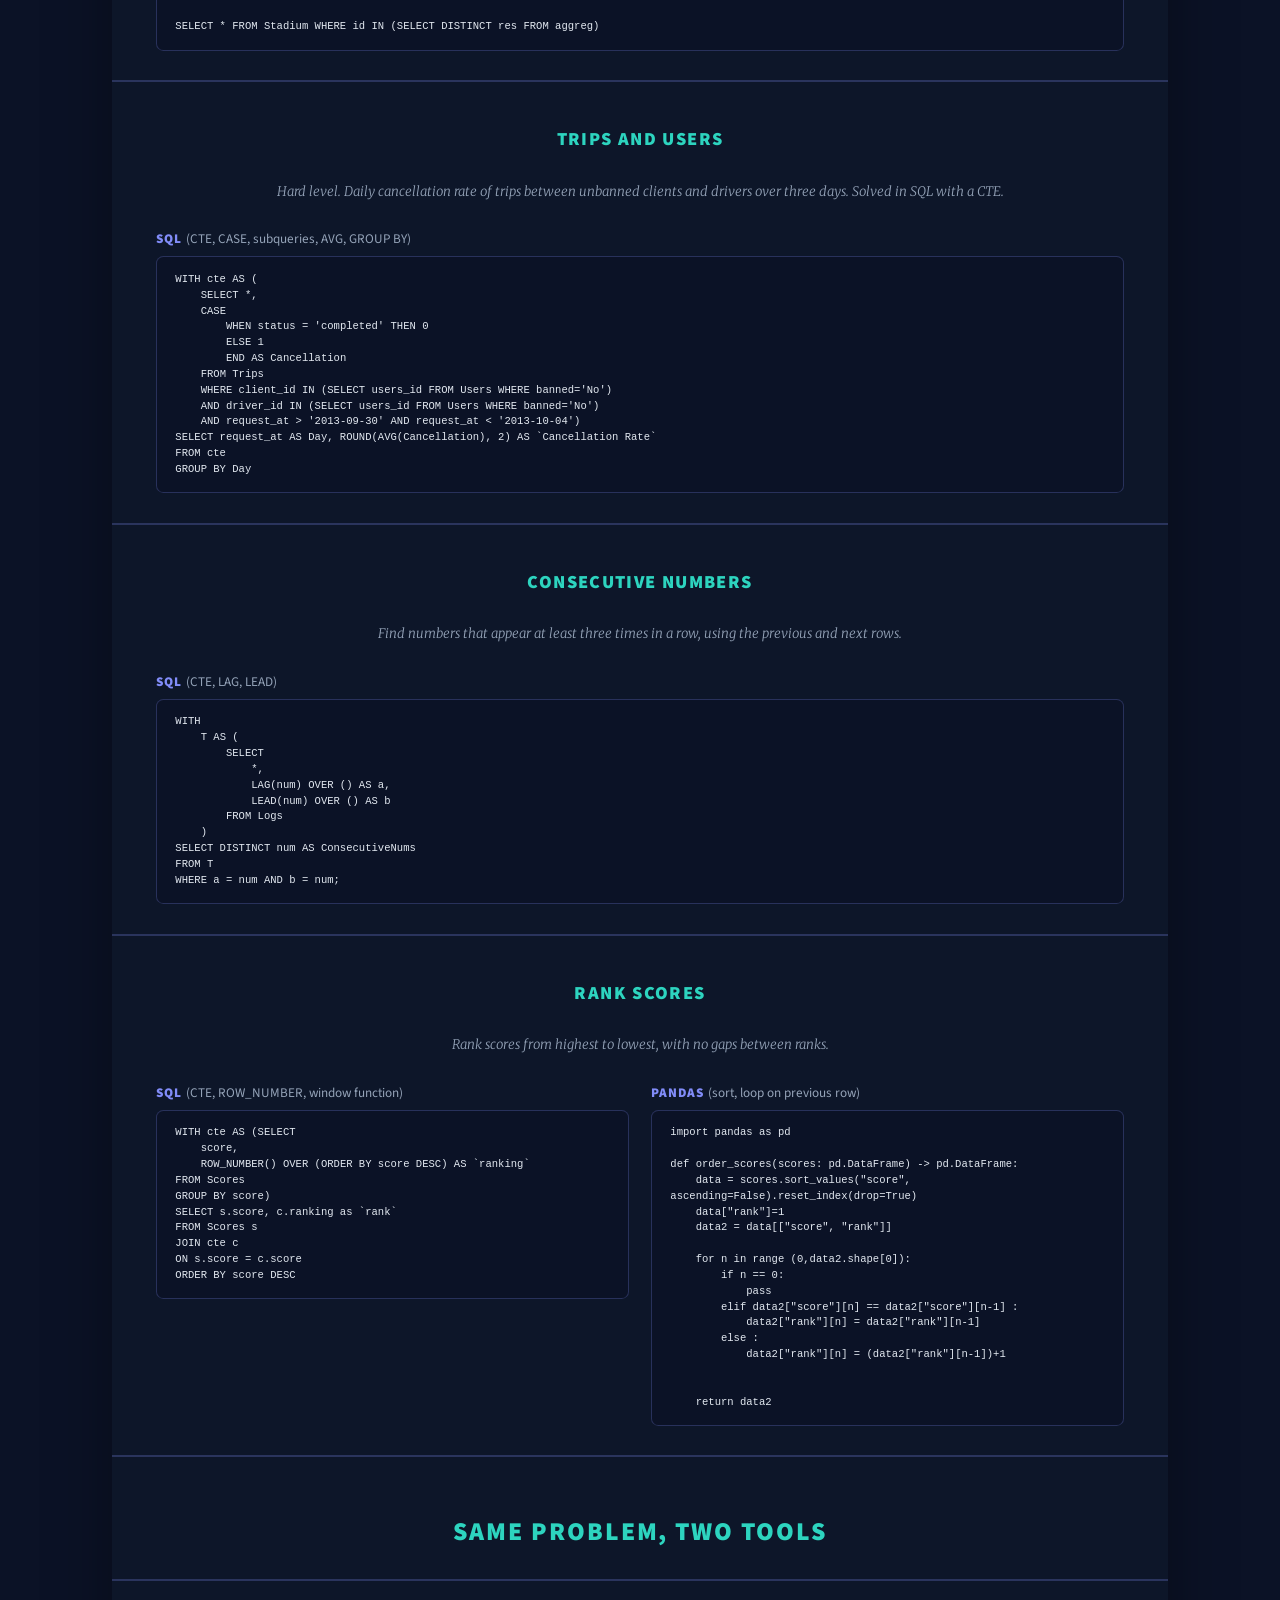
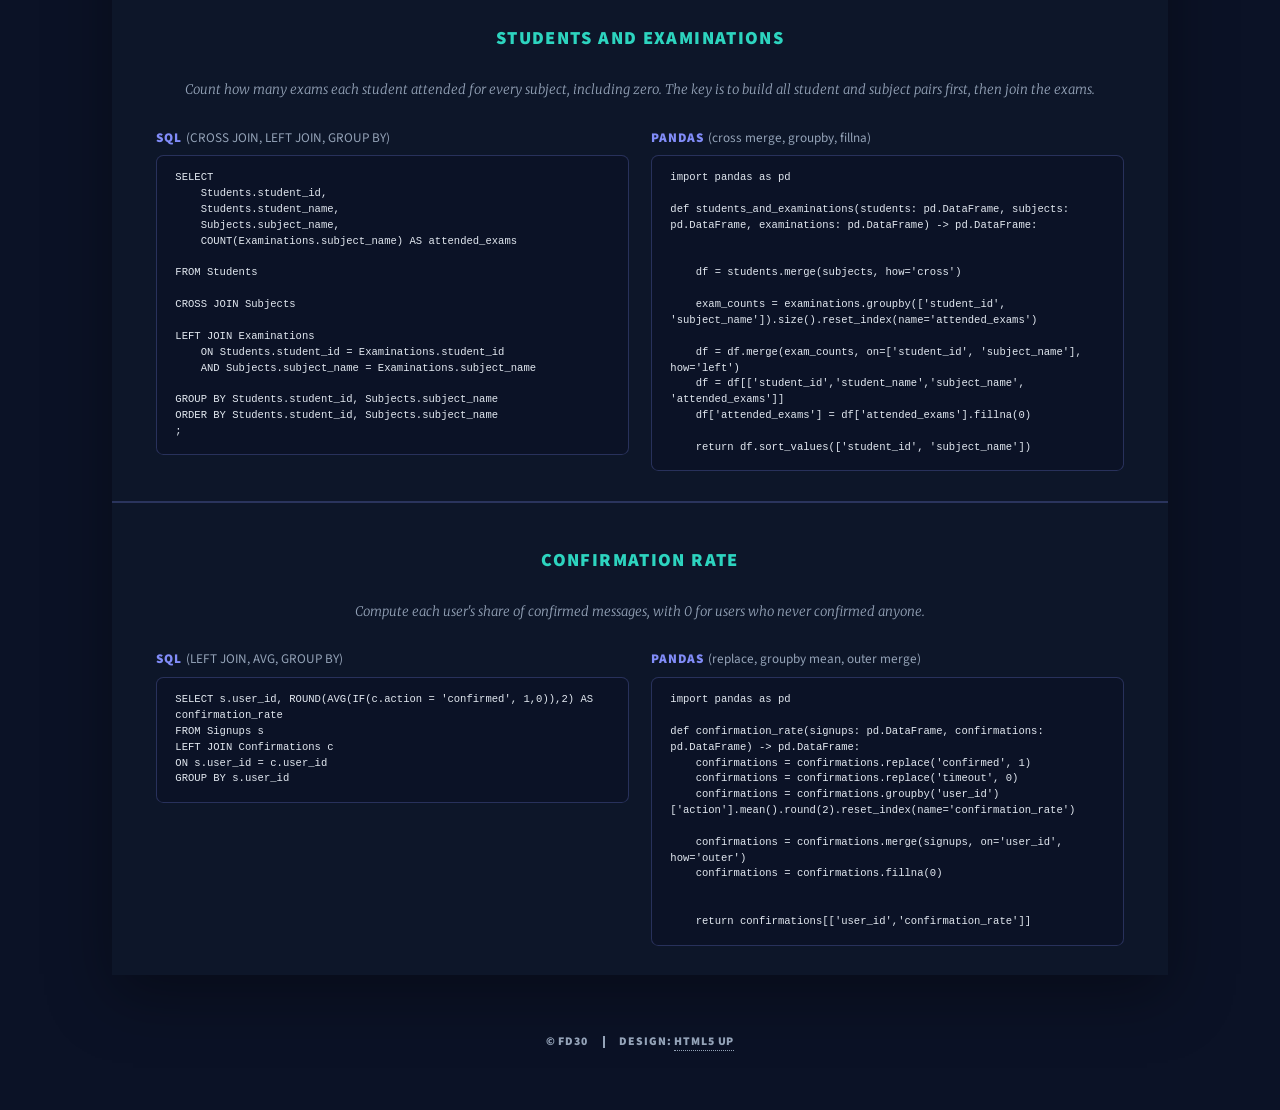
<file: skills.html>
<!DOCTYPE HTML>

<html>
	<head>
		<title>SQL and Pandas</title>
		<meta charset="utf-8" />
		<meta name="viewport" content="width=device-width, initial-scale=1, user-scalable=no" />
		<link rel="stylesheet" href="assets/css/main.css" />
		<link rel="stylesheet" href="assets/css/theme-navy.css" />
		<noscript><link rel="stylesheet" href="assets/css/noscript.css" /></noscript>
	</head>
	<body class="is-preload">

		<!-- Wrapper -->
			<div id="wrapper">

				<!-- Intro -->
				<div id="intro">
					<h1>Portfolio</h1>
					<h2>François Dumont</h2>
					<p>Data - ML - AI</p>
				</div>

				<!-- Nav -->
				<nav id="nav">
					<ul class="links">
						<li><a href="index.html">Home</a></li>
						<li class="active"><a href="skills.html">SQL &amp; Pandas</a></li>
						<li><a href="bi.html">BI</a></li>
						<li><a href="formation.html">Education</a></li>
						<li><a href="projects.html">Self-learner projects</a></li>
					</ul>
					<ul class="icons">
						<li><a href="https://www.linkedin.com/in/fran%C3%A7oisdumont" class="icon brands fa-linkedin"><span class="label">LinkedIn</span></a></li>
						<li><a href="https://github.com/FrancoisDumont30" class="icon brands fa-github"><span class="label">GitHub</span></a></li>
					</ul>
				</nav>

				<!-- Main -->
				<div id="main">
					<section class="post" id="sql-pandas">
						<header class="major">
							<h2>SQL &amp; Pandas</h2>
							<p>I practise on LeetCode to keep my data manipulation sharp: <b>105 problems solved</b>,<br/>including <b>64 in SQL (MySQL)</b> and <b>45 in Pandas</b>, 27 of them solved in both.<br/>Public profile: <a href="https://leetcode.com/u/FD30/">leetcode.com/u/FD30</a>.</p>
						</header>
						<div class="row gtr-uniform">
							<div class="col-6 col-12-small">
								<h3>SQL</h3>
								<ul class="tags">
									<li>Joins (inner, left, cross, self)</li><li>GROUP BY, HAVING</li><li>CTEs and subqueries</li><li>Window functions</li><li>CASE, IFNULL</li><li>UNION</li><li>Dates and patterns (LIKE, REGEXP)</li>
								</ul>
							</div>
							<div class="col-6 col-12-small">
								<h3>Pandas</h3>
								<ul class="tags">
									<li>merge and concat</li><li>groupby and aggregations</li><li>Filtering and sorting</li><li>Missing values (fillna)</li><li>drop_duplicates</li><li>apply</li>
								</ul>
							</div>
						</div>
					</section>
										<header class="major"><h2>CTEs and window functions</h2></header>
					<section class="post example">
						<header class="major"><h3>Human Traffic of Stadium</h3><p>Find runs of at least three consecutive days with 100 visitors or more. Hard level. I solved it in SQL with a CTE and window functions.</p></header>
						<h4>SQL <small>(CTEs, LAG, LEAD, UNION ALL)</small></h4><pre><code>WITH cte AS (
    SELECT 
    LAG(id) OVER() AS a,
    id,
    LEAD(id) OVER() AS c,
    visit_date,
    people
    FROM Stadium
    WHERE people &gt;= 100
),
    filter AS (
    SELECT 
    *
    FROM cte
    WHERE a = id-1 AND c = id+1)
, aggreg AS (
    SELECT a AS res FROM filter
    UNION ALL
    SELECT id AS res FROM filter
    UNION ALL
    SELECT c AS res FROM filter
)

SELECT * FROM Stadium WHERE id IN (SELECT DISTINCT res FROM aggreg)</code></pre>
					</section>
					<section class="post example">
						<header class="major"><h3>Trips and Users</h3><p>Hard level. Daily cancellation rate of trips between unbanned clients and drivers over three days. Solved in SQL with a CTE.</p></header>
						<h4>SQL <small>(CTE, CASE, subqueries, AVG, GROUP BY)</small></h4><pre><code>WITH cte AS (
    SELECT *, 
    CASE
        WHEN status = &#x27;completed&#x27; THEN 0
        ELSE 1
        END AS Cancellation
    FROM Trips
    WHERE client_id IN (SELECT users_id FROM Users WHERE banned=&#x27;No&#x27;)
    AND driver_id IN (SELECT users_id FROM Users WHERE banned=&#x27;No&#x27;)
    AND request_at &gt; &#x27;2013-09-30&#x27; AND request_at &lt; &#x27;2013-10-04&#x27;)
SELECT request_at AS Day, ROUND(AVG(Cancellation), 2) AS `Cancellation Rate`
FROM cte
GROUP BY Day</code></pre>
					</section>
					<section class="post example">
						<header class="major"><h3>Consecutive Numbers</h3><p>Find numbers that appear at least three times in a row, using the previous and next rows.</p></header>
						<h4>SQL <small>(CTE, LAG, LEAD)</small></h4><pre><code>WITH
    T AS (
        SELECT
            *,
            LAG(num) OVER () AS a,
            LEAD(num) OVER () AS b
        FROM Logs
    )
SELECT DISTINCT num AS ConsecutiveNums
FROM T
WHERE a = num AND b = num;</code></pre>
					</section>
					<section class="post example">
						<header class="major"><h3>Rank Scores</h3><p>Rank scores from highest to lowest, with no gaps between ranks.</p></header>
						<div class="row gtr-uniform">
							<div class="col-6 col-12-small"><h4>SQL <small>(CTE, ROW_NUMBER, window function)</small></h4><pre><code>WITH cte AS (SELECT 
    score,
    ROW_NUMBER() OVER (ORDER BY score DESC) AS `ranking`
FROM Scores
GROUP BY score)
SELECT s.score, c.ranking as `rank`
FROM Scores s
JOIN cte c
ON s.score = c.score
ORDER BY score DESC</code></pre></div>
							<div class="col-6 col-12-small"><h4>Pandas <small>(sort, loop on previous row)</small></h4><pre><code>import pandas as pd

def order_scores(scores: pd.DataFrame) -&gt; pd.DataFrame:
    data = scores.sort_values("score", ascending=False).reset_index(drop=True)
    data["rank"]=1
    data2 = data[["score", "rank"]]
    
    for n in range (0,data2.shape[0]):
        if n == 0:
            pass
        elif data2["score"][n] == data2["score"][n-1] :
            data2["rank"][n] = data2["rank"][n-1]
        else :
            data2["rank"][n] = (data2["rank"][n-1])+1
        
        
    return data2</code></pre></div>
						</div>
					</section>
					<header class="major"><h2>Same problem, two tools</h2></header>
					<section class="post example">
						<header class="major"><h3>Students and Examinations</h3><p>Count how many exams each student attended for every subject, including zero. The key is to build all student and subject pairs first, then join the exams.</p></header>
						<div class="row gtr-uniform">
							<div class="col-6 col-12-small"><h4>SQL <small>(CROSS JOIN, LEFT JOIN, GROUP BY)</small></h4><pre><code>SELECT 
    Students.student_id, 
    Students.student_name, 
    Subjects.subject_name, 
    COUNT(Examinations.subject_name) AS attended_exams

FROM Students

CROSS JOIN Subjects

LEFT JOIN Examinations 
    ON Students.student_id = Examinations.student_id 
    AND Subjects.subject_name = Examinations.subject_name

GROUP BY Students.student_id, Subjects.subject_name
ORDER BY Students.student_id, Subjects.subject_name
;</code></pre></div>
							<div class="col-6 col-12-small"><h4>Pandas <small>(cross merge, groupby, fillna)</small></h4><pre><code>import pandas as pd

def students_and_examinations(students: pd.DataFrame, subjects: pd.DataFrame, examinations: pd.DataFrame) -&gt; pd.DataFrame:


    df = students.merge(subjects, how=&#x27;cross&#x27;)

    exam_counts = examinations.groupby([&#x27;student_id&#x27;, &#x27;subject_name&#x27;]).size().reset_index(name=&#x27;attended_exams&#x27;)

    df = df.merge(exam_counts, on=[&#x27;student_id&#x27;, &#x27;subject_name&#x27;], how=&#x27;left&#x27;)
    df = df[[&#x27;student_id&#x27;,&#x27;student_name&#x27;,&#x27;subject_name&#x27;, &#x27;attended_exams&#x27;]]
    df[&#x27;attended_exams&#x27;] = df[&#x27;attended_exams&#x27;].fillna(0)

    return df.sort_values([&#x27;student_id&#x27;, &#x27;subject_name&#x27;])</code></pre></div>
						</div>
					</section>
					<section class="post example">
						<header class="major"><h3>Confirmation Rate</h3><p>Compute each user's share of confirmed messages, with 0 for users who never confirmed anyone.</p></header>
						<div class="row gtr-uniform">
							<div class="col-6 col-12-small"><h4>SQL <small>(LEFT JOIN, AVG, GROUP BY)</small></h4><pre><code>SELECT s.user_id, ROUND(AVG(IF(c.action = &#x27;confirmed&#x27;, 1,0)),2) AS confirmation_rate
FROM Signups s
LEFT JOIN Confirmations c
ON s.user_id = c.user_id
GROUP BY s.user_id</code></pre></div>
							<div class="col-6 col-12-small"><h4>Pandas <small>(replace, groupby mean, outer merge)</small></h4><pre><code>import pandas as pd

def confirmation_rate(signups: pd.DataFrame, confirmations: pd.DataFrame) -&gt; pd.DataFrame:
    confirmations = confirmations.replace(&#x27;confirmed&#x27;, 1)
    confirmations = confirmations.replace(&#x27;timeout&#x27;, 0)
    confirmations = confirmations.groupby(&#x27;user_id&#x27;)[&#x27;action&#x27;].mean().round(2).reset_index(name=&#x27;confirmation_rate&#x27;)
    
    confirmations = confirmations.merge(signups, on=&#x27;user_id&#x27;, how=&#x27;outer&#x27;)
    confirmations = confirmations.fillna(0)


    return confirmations[[&#x27;user_id&#x27;,&#x27;confirmation_rate&#x27;]]</code></pre></div>
						</div>
					</section>

				</div>


				<!-- Copyright -->
				<div id="copyright">
					<ul><li>&copy; FD30</li><li>Design: <a href="https://html5up.net">HTML5 UP</a></li></ul>
				</div>

			</div>

		<!-- Scripts -->
			<script src="assets/js/jquery.min.js"></script>
			<script src="assets/js/jquery.scrollex.min.js"></script>
			<script src="assets/js/jquery.scrolly.min.js"></script>
			<script src="assets/js/browser.min.js"></script>
			<script src="assets/js/breakpoints.min.js"></script>
			<script src="assets/js/util.js"></script>
			<script src="assets/js/main.js"></script>

	</body>
</html>
</file>
<file: assets/css/theme-navy.css>
/* Navy / teal / periwinkle theme, based on the profile card colors.
   Loaded after main.css: it only overrides colors, no layout change. */

:root {
	--navy-900: #0b1226;
	--navy-800: #0f172a;
	--navy-700: #162040;
	--navy-600: #1e406e;
	--teal: #2dd4bf;
	--periwinkle: #818cf8;
	--text: #e2e8f0;
	--muted: #94a3b8;
	--line: rgba(129, 140, 248, 0.25);
}

body {
	background-color: var(--navy-900);
	color: var(--text);
}

/* Page background: the card gradient instead of the grey-brown photo */
#wrapper > .bg,
#wrapper > .bg.fixed {
	background-image:
		radial-gradient(ellipse at 20% 0%, rgba(45, 212, 191, 0.18), rgba(45, 212, 191, 0) 55%),
		radial-gradient(ellipse at 90% 20%, rgba(129, 140, 248, 0.22), rgba(129, 140, 248, 0) 55%),
		linear-gradient(160deg, var(--navy-800) 0%, #1b1f4b 55%, var(--navy-600) 100%) !important;
	background-color: var(--navy-800) !important;
}

/* Text */
body, input, select, textarea {
	color: var(--text);
}

h1, h2, h3, h4, h5, h6 {
	color: #ffffff;
}

strong, b {
	color: #ffffff;
}

a {
	color: var(--teal);
	border-bottom-color: rgba(45, 212, 191, 0.45);
}

a:hover {
	color: var(--periwinkle) !important;
	border-bottom-color: transparent;
}

/* Intro (title) */
#intro h1 {
	color: #ffffff;
	text-shadow: 0 4px 30px rgba(45, 212, 191, 0.35);
}

#intro h2 {
	color: var(--teal);
}

#intro p {
	color: var(--muted);
}

/* Navigation bar */
#nav {
	background-color: rgba(15, 23, 42, 0.85);
	border-bottom: solid 2px var(--teal);
}

#nav ul.links li a {
	color: var(--text);
}

#nav ul.links li a:hover {
	background-color: rgba(45, 212, 191, 0.12);
	color: var(--teal) !important;
}

#nav ul.links li.active {
	background-color: var(--teal);
}

#nav ul.links li.active a {
	color: var(--navy-800);
}

#nav ul.links li.active a:hover {
	color: var(--navy-800) !important;
}

#nav ul.icons li a {
	color: var(--text);
}

/* Main panel: dark navy instead of white */
#main {
	background-color: rgba(15, 23, 42, 0.92);
	box-shadow: 0 20px 60px rgba(0, 0, 0, 0.35);
}

#main > * {
	border-top: solid 2px var(--line);
}

#main > :first-child {
	border-top: 0;
}

/* Project cards */
#main > .posts > article {
	border-color: var(--line);
}

#main > .posts > article:before,
#main > .posts > article:after {
	background-color: var(--line);
}

#main > .posts > article {
	background-color: rgba(30, 64, 110, 0.22);
	border-radius: 0.75rem;
}

.image,
.image img {
	border-radius: 0.5rem;
}

/* Buttons: teal outline, filled on hover */
input[type="submit"],
input[type="reset"],
input[type="button"],
button,
.button {
	box-shadow: inset 0 0 0 2px var(--teal);
	color: var(--teal) !important;
	border-radius: 0.5rem;
}

input[type="submit"]:hover,
input[type="reset"]:hover,
input[type="button"]:hover,
button:hover,
.button:hover {
	background-color: var(--teal);
	box-shadow: inset 0 0 0 2px var(--teal);
	color: var(--navy-800) !important;
}

/* Lines, tables, code, quotes */
hr {
	border-bottom-color: var(--line);
}

table tbody tr {
	border-color: var(--line);
}

table tbody tr:nth-child(2n + 1) {
	background-color: rgba(129, 140, 248, 0.08);
}

table thead,
table tfoot {
	border-color: var(--line);
}

blockquote {
	border-left-color: var(--teal);
}

code {
	background: rgba(129, 140, 248, 0.15);
	border-color: var(--line);
	color: var(--text);
}

/* Footer and mobile menu */
#footer,
#copyright {
	background-color: transparent;
	color: var(--muted);
}

#titleBar,
#navPanel {
	background-color: var(--navy-800);
	color: var(--text);
}


/* About avatar: round portrait with text below */
.about-avatar {
	text-align: center;
}

.about-avatar .image,
.about-avatar .image img {
	border-radius: 50%;
}

.about-avatar .image {
	max-width: 15rem;
	margin: 0 auto 1rem auto;
	display: block;
}

.about-avatar p {
	margin: 0;
	text-align: center;
	line-height: 1.5;
}

.about-avatar .avatar-name {
	color: #ffffff;
	font-size: 1.25rem;
	font-weight: 600;
}

.about-avatar .avatar-role {
	color: var(--teal);
	font-size: 1rem;
}

.about-avatar .avatar-skills {
	color: var(--muted);
	font-size: 0.8rem;
}

/* Section titles in teal (site title in the intro stays white) */
#main h1,
#main h2,
#main h3 {
	color: var(--teal);
}

/* Tighter vertical spacing between sections */
#main > .post {
	padding: 4rem 6rem 3rem 6rem;
}

#main > .post header.major > h1,
#main > .post header.major h2 {
	margin-bottom: 1.5rem;
}

#main > .posts > * {
	padding: 2.5rem;
}

@media screen and (max-width: 1280px) {
	#main > .post {
		padding: 3rem 3rem 2rem 3rem;
	}
}

@media screen and (max-width: 736px) {
	#main > .post {
		padding: 2.5rem 1.5rem 1.25rem 1.5rem;
	}

	#main > .post header.major > h1,
	#main > .post header.major h2 {
		margin-bottom: 1rem;
	}

	#main > .posts > * {
		padding: 1.75rem 1.5rem;
	}
}

/* Project rows (projects.html) */
.project-row {
	margin-bottom: 2rem;
}

.project-row h3 {
	margin-bottom: 0.5rem;
}

.project-row .tech {
	margin-bottom: 0.75rem;
}

.project-row .tech code {
	font-size: 0.8rem;
}

#main > .post > header.major > p {
	color: var(--muted);
}

/* Skills page */
ul.tags {
	list-style: none;
	padding: 0;
	margin: 0;
	display: flex;
	flex-wrap: wrap;
	gap: 0.5rem;
}

ul.tags li {
	padding: 0.35rem 0.8rem;
	border: solid 1px var(--teal);
	border-radius: 2rem;
	font-size: 0.8rem;
	color: var(--text);
	background: rgba(45, 212, 191, 0.08);
}

.example h4 {
	color: var(--periwinkle);
	font-size: 0.9rem;
	margin: 0 0 0.5rem 0;
}

.example h4 small {
	color: var(--muted);
	font-weight: 400;
	text-transform: none;
	letter-spacing: 0;
}

.example pre {
	background: #0b1226;
	border: solid 1px var(--line);
	border-radius: 0.5rem;
	padding: 1rem;
	overflow-x: auto;
	margin: 0;
}

.example pre code {
	background: transparent;
	border: 0;
	padding: 0;
	font-size: 0.72rem;
	line-height: 1.5;
	color: #e2e8f0;
	white-space: pre-wrap;
	word-break: break-word;
}

.example > header.major {
	margin-bottom: 1.5rem;
}
</file>
<file: assets/css/main.css>
@import url(fontawesome-all.min.css);
@import url("https://fonts.googleapis.com/css?family=Merriweather:300,700,300italic,700italic|Source+Sans+Pro:900");

/*
	Massively by HTML5 UP
	html5up.net | @ajlkn
	Free for personal and commercial use under the CCA 3.0 license (html5up.net/license)
*/






html, body, div, span, applet, object,
iframe, h1, h2, h3, h4, h5, h6, p, blockquote,
pre, a, abbr, acronym, address, big, cite,
code, del, dfn, em, img, ins, kbd, q, s, samp,
small, strike, strong, sub, sup, tt, var, b,
u, i, center, dl, dt, dd, ol, ul, li, fieldset,
form, label, legend, table, caption, tbody,
tfoot, thead, tr, th, td, article, aside,
canvas, details, embed, figure, figcaption,
footer, header, hgroup, menu, nav, output, ruby,
section, summary, time, mark, audio, video {
	margin: 0;
	padding: 0;
	border: 0;
	font-size: 100%;
	font: inherit;
	vertical-align: baseline;}

article, aside, details, figcaption, figure,
footer, header, hgroup, menu, nav, section {
	display: block;}


.bandeau-logos {
  display: flex;
  align-items: center;      /* Alignement vertical au centre */
  justify-content: center;  /* Centrage horizontal (ou space-between) */
  gap: 32px;                /* Espace entre les logos */
  flex-wrap: nowrap;        /* Force une seule ligne */
  overflow-x: auto;         /* Évite le débordement sur petit écran */
}

.bandeau-logos img {
  height: 96px;             /* Même hauteur pour tous les logos */
  width: auto;              /* Conserve les proportions */
  flex-shrink: 0;           /* Empêche l'écrasement des images */
}


body {
	line-height: 1;
}

ol, ul {
	list-style: none;
}

blockquote, q {
	quotes: none;
}

	blockquote:before, blockquote:after, q:before, q:after {
		content: '';
		content: none;
	}

table {
	border-collapse: collapse;
	border-spacing: 0;
}

body {
	-webkit-text-size-adjust: none;
}

mark {
	background-color: transparent;
	color: inherit;
}

input::-moz-focus-inner {
	border: 0;
	padding: 0;
}

input, select, textarea {
	-moz-appearance: none;
	-webkit-appearance: none;
	-ms-appearance: none;
	appearance: none;
}

/* Basic */

	@-ms-viewport {
		width: device-width;
	}

	body {
		-ms-overflow-style: scrollbar;
	}

	@media screen and (max-width: 480px) {

		html, body {
			min-width: 320px;
		}

	}

	html {
		box-sizing: border-box;
	}

	*, *:before, *:after {
		box-sizing: inherit;
	}

	body {
		background-color: #1e252d;
	}

		body.is-preload *, body.is-preload *:before, body.is-preload *:after {
			-moz-animation: none !important;
			-webkit-animation: none !important;
			-ms-animation: none !important;
			animation: none !important;
			-moz-transition: none !important;
			-webkit-transition: none !important;
			-ms-transition: none !important;
			transition: none !important;
		}

/* Type */

	html {
		font-size: 16pt;
	}

		@media screen and (max-width: 1680px) {

			html {
				font-size: 12pt;
			}

		}

		@media screen and (max-width: 1280px) {

			html {
				font-size: 11pt;
			}

		}

		@media screen and (max-width: 360px) {

			html {
				font-size: 10pt;
			}

		}

	body {
		color: #212931;
	}

	body, input, select, textarea {
		font-family: "Merriweather", Georgia, serif;
		font-weight: 300;
		font-size: 1rem;
		line-height: 2.375;
	}

	a {
		-moz-transition: color 0.2s ease-in-out, background-color 0.2s ease-in-out, border-color 0.2s ease-in-out, box-shadow 0.2s ease-in-out;
		-webkit-transition: color 0.2s ease-in-out, background-color 0.2s ease-in-out, border-color 0.2s ease-in-out, box-shadow 0.2s ease-in-out;
		-ms-transition: color 0.2s ease-in-out, background-color 0.2s ease-in-out, border-color 0.2s ease-in-out, box-shadow 0.2s ease-in-out;
		transition: color 0.2s ease-in-out, background-color 0.2s ease-in-out, border-color 0.2s ease-in-out, box-shadow 0.2s ease-in-out;
		border-bottom: dotted 1px;
		text-decoration: none;
	}

		a:hover {
			border-bottom-color: transparent;
		}

	strong, b {
		font-weight: 600;
	}

	em, i {
		font-style: italic;
	}

	p {
		text-align: justify;
		margin: 0 0 2rem 0;
	}

	h1, h2, h3, h4, h5, h6 {
		font-family: "Source Sans Pro", Helvetica, sans-serif;
		font-weight: 900;
		line-height: 1.5;
		letter-spacing: 0.075em;
		text-transform: uppercase;
		margin: 0 0 1rem 0;
	}

		h1 a, h2 a, h3 a, h4 a, h5 a, h6 a {
			border-bottom: 0;
			color: inherit;
			text-decoration: none;
		}

	h1 {
		font-size: 4rem;
		line-height: 1.1;
		margin: 0 0 2rem 0;
	}

	h2 {
		font-size: 1.75rem;
		line-height: 1.3;
		margin: 0 0 1.5rem 0;
	}

	h3 {
		font-size: 1.25rem;
		margin: 0 0 1.5rem 0;
	}

	h4 {
		font-size: 1rem;
	}

	h5 {
		font-size: 0.9rem;
	}

	h6 {
		font-size: 0.8rem;
	}

	sub {
		font-size: 0.8rem;
		position: relative;
		top: 0.5rem;
	}

	sup {
		font-size: 0.8rem;
		position: relative;
		top: -0.5rem;
	}

	blockquote {
		border-left: solid 4px;
		font-style: italic;
		margin: 0 0 2rem 0;
		padding: 0.5rem 0 0.5rem 2rem;
	}

	code {
		border: solid 2px;
		font-family: "Courier New", monospace;
		font-size: 0.9rem;
		margin: 0 0.25rem;
		padding: 0.25rem 0.65rem;
	}

	pre {
		-webkit-overflow-scrolling: touch;
		font-family: "Courier New", monospace;
		font-size: 0.9rem;
		margin: 0 0 2rem 0;
	}

		pre code {
			display: block;
			line-height: 1.75;
			padding: 1rem 1.5rem;
			overflow-x: auto;
		}

	hr {
		border: 0;
		border-bottom: solid 2px;
		margin: 3rem 0;
	}

		hr.major {
			margin: 5rem 0;
		}

	.align-left {
		text-align: left;
	}

	.align-center {
		text-align: center;
	}

	.align-right {
		text-align: right;
	}

	input, select, textarea {
		color: #212931;
	}

	a {
		color: #212931;
		border-bottom-color: rgba(33, 41, 49, 0.5);
	}

		a:hover {
			border-bottom-color: transparent;
			color: #18bfef !important;
		}

	strong, b {
		color: #212931;
	}

	h1, h2, h3, h4, h5, h6 {
		color: #212931;
	}

	blockquote {
		border-left-color: #eeeeee;
	}

	code {
		background: rgba(220, 220, 220, 0.25);
		border-color: #eeeeee;
	}

	hr {
		border-bottom-color: #eeeeee;
	}

/* Row */

	.row {
		display: flex;
		flex-wrap: wrap;
		box-sizing: border-box;
		align-items: stretch;
	}

		.row > * {
			box-sizing: border-box;
		}

		.row.gtr-uniform > * > :last-child {
			margin-bottom: 0;
		}

		.row.aln-left {
			justify-content: flex-start;
		}

		.row.aln-center {
			justify-content: center;
		}

		.row.aln-right {
			justify-content: flex-end;
		}

		.row.aln-top {
			align-items: flex-start;
		}

		.row.aln-middle {
			align-items: center;
		}

		.row.aln-bottom {
			align-items: flex-end;
		}

		.row > .imp {
			order: -1;
		}

		.row > .col-1 {
			width: 8.33333%;
		}

		.row > .off-1 {
			margin-left: 8.33333%;
		}

		.row > .col-2 {
			width: 16.66667%;
		}

		.row > .off-2 {
			margin-left: 16.66667%;
		}

		.row > .col-3 {
			width: 25%;
		}

		.row > .off-3 {
			margin-left: 25%;
		}

		.row > .col-4 {
			width: 33.33333%;
		}

		.row > .off-4 {
			margin-left: 33.33333%;
		}

		.row > .col-5 {
			width: 41.66667%;
		}

		.row > .off-5 {
			margin-left: 41.66667%;
		}

		.row > .col-6 {
			width: 50%;
		}

		.row > .off-6 {
			margin-left: 50%;
		}

		.row > .col-7 {
			width: 58.33333%;
		}

		.row > .off-7 {
			margin-left: 58.33333%;
		}

		.row > .col-8 {
			width: 66.66667%;
		}

		.row > .off-8 {
			margin-left: 66.66667%;
		}

		.row > .col-9 {
			width: 75%;
		}

		.row > .off-9 {
			margin-left: 75%;
		}

		.row > .col-10 {
			width: 83.33333%;
		}

		.row > .off-10 {
			margin-left: 83.33333%;
		}

		.row > .col-11 {
			width: 91.66667%;
		}

		.row > .off-11 {
			margin-left: 91.66667%;
		}

		.row > .col-12 {
			width: 100%;
		}

		.row > .off-12 {
			margin-left: 100%;
		}

		.row.gtr-0 {
			margin-top: 0;
			margin-left: 0rem;
		}

			.row.gtr-0 > * {
				padding: 0 0 0 0rem;
			}

			.row.gtr-0.gtr-uniform {
				margin-top: 0rem;
			}

				.row.gtr-0.gtr-uniform > * {
					padding-top: 0rem;
				}

		.row.gtr-25 {
			margin-top: 0;
			margin-left: -0.375rem;
		}

			.row.gtr-25 > * {
				padding: 0 0 0 0.375rem;
			}

			.row.gtr-25.gtr-uniform {
				margin-top: -0.375rem;
			}

				.row.gtr-25.gtr-uniform > * {
					padding-top: 0.375rem;
				}

		.row.gtr-50 {
			margin-top: 0;
			margin-left: -0.75rem;
		}

			.row.gtr-50 > * {
				padding: 0 0 0 0.75rem;
			}

			.row.gtr-50.gtr-uniform {
				margin-top: -0.75rem;
			}

				.row.gtr-50.gtr-uniform > * {
					padding-top: 0.75rem;
				}

		.row {
			margin-top: 0;
			margin-left: -1.5rem;
		}

			.row > * {
				padding: 0 0 0 1.5rem;
			}

			.row.gtr-uniform {
				margin-top: -1.5rem;
			}

				.row.gtr-uniform > * {
					padding-top: 1.5rem;
				}

		.row.gtr-150 {
			margin-top: 0;
			margin-left: -2.25rem;
		}

			.row.gtr-150 > * {
				padding: 0 0 0 2.25rem;
			}

			.row.gtr-150.gtr-uniform {
				margin-top: -2.25rem;
			}

				.row.gtr-150.gtr-uniform > * {
					padding-top: 2.25rem;
				}

		.row.gtr-200 {
			margin-top: 0;
			margin-left: -3rem;
		}

			.row.gtr-200 > * {
				padding: 0 0 0 3rem;
			}

			.row.gtr-200.gtr-uniform {
				margin-top: -3rem;
			}

				.row.gtr-200.gtr-uniform > * {
					padding-top: 3rem;
				}

		@media screen and (max-width: 1680px) {

			.row {
				display: flex;
				flex-wrap: wrap;
				box-sizing: border-box;
				align-items: stretch;
			}

				.row > * {
					box-sizing: border-box;
				}

				.row.gtr-uniform > * > :last-child {
					margin-bottom: 0;
				}

				.row.aln-left {
					justify-content: flex-start;
				}

				.row.aln-center {
					justify-content: center;
				}

				.row.aln-right {
					justify-content: flex-end;
				}

				.row.aln-top {
					align-items: flex-start;
				}

				.row.aln-middle {
					align-items: center;
				}

				.row.aln-bottom {
					align-items: flex-end;
				}

				.row > .imp-xlarge {
					order: -1;
				}

				.row > .col-1-xlarge {
					width: 8.33333%;
				}

				.row > .off-1-xlarge {
					margin-left: 8.33333%;
				}

				.row > .col-2-xlarge {
					width: 16.66667%;
				}

				.row > .off-2-xlarge {
					margin-left: 16.66667%;
				}

				.row > .col-3-xlarge {
					width: 25%;
				}

				.row > .off-3-xlarge {
					margin-left: 25%;
				}

				.row > .col-4-xlarge {
					width: 33.33333%;
				}

				.row > .off-4-xlarge {
					margin-left: 33.33333%;
				}

				.row > .col-5-xlarge {
					width: 41.66667%;
				}

				.row > .off-5-xlarge {
					margin-left: 41.66667%;
				}

				.row > .col-6-xlarge {
					width: 50%;
				}

				.row > .off-6-xlarge {
					margin-left: 50%;
				}

				.row > .col-7-xlarge {
					width: 58.33333%;
				}

				.row > .off-7-xlarge {
					margin-left: 58.33333%;
				}

				.row > .col-8-xlarge {
					width: 66.66667%;
				}

				.row > .off-8-xlarge {
					margin-left: 66.66667%;
				}

				.row > .col-9-xlarge {
					width: 75%;
				}

				.row > .off-9-xlarge {
					margin-left: 75%;
				}

				.row > .col-10-xlarge {
					width: 83.33333%;
				}

				.row > .off-10-xlarge {
					margin-left: 83.33333%;
				}

				.row > .col-11-xlarge {
					width: 91.66667%;
				}

				.row > .off-11-xlarge {
					margin-left: 91.66667%;
				}

				.row > .col-12-xlarge {
					width: 100%;
				}

				.row > .off-12-xlarge {
					margin-left: 100%;
				}

				.row.gtr-0 {
					margin-top: 0;
					margin-left: 0rem;
				}

					.row.gtr-0 > * {
						padding: 0 0 0 0rem;
					}

					.row.gtr-0.gtr-uniform {
						margin-top: 0rem;
					}

						.row.gtr-0.gtr-uniform > * {
							padding-top: 0rem;
						}

				.row.gtr-25 {
					margin-top: 0;
					margin-left: -0.375rem;
				}

					.row.gtr-25 > * {
						padding: 0 0 0 0.375rem;
					}

					.row.gtr-25.gtr-uniform {
						margin-top: -0.375rem;
					}

						.row.gtr-25.gtr-uniform > * {
							padding-top: 0.375rem;
						}

				.row.gtr-50 {
					margin-top: 0;
					margin-left: -0.75rem;
				}

					.row.gtr-50 > * {
						padding: 0 0 0 0.75rem;
					}

					.row.gtr-50.gtr-uniform {
						margin-top: -0.75rem;
					}

						.row.gtr-50.gtr-uniform > * {
							padding-top: 0.75rem;
						}

				.row {
					margin-top: 0;
					margin-left: -1.5rem;
				}

					.row > * {
						padding: 0 0 0 1.5rem;
					}

					.row.gtr-uniform {
						margin-top: -1.5rem;
					}

						.row.gtr-uniform > * {
							padding-top: 1.5rem;
						}

				.row.gtr-150 {
					margin-top: 0;
					margin-left: -2.25rem;
				}

					.row.gtr-150 > * {
						padding: 0 0 0 2.25rem;
					}

					.row.gtr-150.gtr-uniform {
						margin-top: -2.25rem;
					}

						.row.gtr-150.gtr-uniform > * {
							padding-top: 2.25rem;
						}

				.row.gtr-200 {
					margin-top: 0;
					margin-left: -3rem;
				}

					.row.gtr-200 > * {
						padding: 0 0 0 3rem;
					}

					.row.gtr-200.gtr-uniform {
						margin-top: -3rem;
					}

						.row.gtr-200.gtr-uniform > * {
							padding-top: 3rem;
						}

		}

		@media screen and (max-width: 1280px) {

			.row {
				display: flex;
				flex-wrap: wrap;
				box-sizing: border-box;
				align-items: stretch;
			}

				.row > * {
					box-sizing: border-box;
				}

				.row.gtr-uniform > * > :last-child {
					margin-bottom: 0;
				}

				.row.aln-left {
					justify-content: flex-start;
				}

				.row.aln-center {
					justify-content: center;
				}

				.row.aln-right {
					justify-content: flex-end;
				}

				.row.aln-top {
					align-items: flex-start;
				}

				.row.aln-middle {
					align-items: center;
				}

				.row.aln-bottom {
					align-items: flex-end;
				}

				.row > .imp-large {
					order: -1;
				}

				.row > .col-1-large {
					width: 8.33333%;
				}

				.row > .off-1-large {
					margin-left: 8.33333%;
				}

				.row > .col-2-large {
					width: 16.66667%;
				}

				.row > .off-2-large {
					margin-left: 16.66667%;
				}

				.row > .col-3-large {
					width: 25%;
				}

				.row > .off-3-large {
					margin-left: 25%;
				}

				.row > .col-4-large {
					width: 33.33333%;
				}

				.row > .off-4-large {
					margin-left: 33.33333%;
				}

				.row > .col-5-large {
					width: 41.66667%;
				}

				.row > .off-5-large {
					margin-left: 41.66667%;
				}

				.row > .col-6-large {
					width: 50%;
				}

				.row > .off-6-large {
					margin-left: 50%;
				}

				.row > .col-7-large {
					width: 58.33333%;
				}

				.row > .off-7-large {
					margin-left: 58.33333%;
				}

				.row > .col-8-large {
					width: 66.66667%;
				}

				.row > .off-8-large {
					margin-left: 66.66667%;
				}

				.row > .col-9-large {
					width: 75%;
				}

				.row > .off-9-large {
					margin-left: 75%;
				}

				.row > .col-10-large {
					width: 83.33333%;
				}

				.row > .off-10-large {
					margin-left: 83.33333%;
				}

				.row > .col-11-large {
					width: 91.66667%;
				}

				.row > .off-11-large {
					margin-left: 91.66667%;
				}

				.row > .col-12-large {
					width: 100%;
				}

				.row > .off-12-large {
					margin-left: 100%;
				}

				.row.gtr-0 {
					margin-top: 0;
					margin-left: 0rem;
				}

					.row.gtr-0 > * {
						padding: 0 0 0 0rem;
					}

					.row.gtr-0.gtr-uniform {
						margin-top: 0rem;
					}

						.row.gtr-0.gtr-uniform > * {
							padding-top: 0rem;
						}

				.row.gtr-25 {
					margin-top: 0;
					margin-left: -0.375rem;
				}

					.row.gtr-25 > * {
						padding: 0 0 0 0.375rem;
					}

					.row.gtr-25.gtr-uniform {
						margin-top: -0.375rem;
					}

						.row.gtr-25.gtr-uniform > * {
							padding-top: 0.375rem;
						}

				.row.gtr-50 {
					margin-top: 0;
					margin-left: -0.75rem;
				}

					.row.gtr-50 > * {
						padding: 0 0 0 0.75rem;
					}

					.row.gtr-50.gtr-uniform {
						margin-top: -0.75rem;
					}

						.row.gtr-50.gtr-uniform > * {
							padding-top: 0.75rem;
						}

				.row {
					margin-top: 0;
					margin-left: -1.5rem;
				}

					.row > * {
						padding: 0 0 0 1.5rem;
					}

					.row.gtr-uniform {
						margin-top: -1.5rem;
					}

						.row.gtr-uniform > * {
							padding-top: 1.5rem;
						}

				.row.gtr-150 {
					margin-top: 0;
					margin-left: -2.25rem;
				}

					.row.gtr-150 > * {
						padding: 0 0 0 2.25rem;
					}

					.row.gtr-150.gtr-uniform {
						margin-top: -2.25rem;
					}

						.row.gtr-150.gtr-uniform > * {
							padding-top: 2.25rem;
						}

				.row.gtr-200 {
					margin-top: 0;
					margin-left: -3rem;
				}

					.row.gtr-200 > * {
						padding: 0 0 0 3rem;
					}

					.row.gtr-200.gtr-uniform {
						margin-top: -3rem;
					}

						.row.gtr-200.gtr-uniform > * {
							padding-top: 3rem;
						}

		}

		@media screen and (max-width: 980px) {

			.row {
				display: flex;
				flex-wrap: wrap;
				box-sizing: border-box;
				align-items: stretch;
			}

				.row > * {
					box-sizing: border-box;
				}

				.row.gtr-uniform > * > :last-child {
					margin-bottom: 0;
				}

				.row.aln-left {
					justify-content: flex-start;
				}

				.row.aln-center {
					justify-content: center;
				}

				.row.aln-right {
					justify-content: flex-end;
				}

				.row.aln-top {
					align-items: flex-start;
				}

				.row.aln-middle {
					align-items: center;
				}

				.row.aln-bottom {
					align-items: flex-end;
				}

				.row > .imp-medium {
					order: -1;
				}

				.row > .col-1-medium {
					width: 8.33333%;
				}

				.row > .off-1-medium {
					margin-left: 8.33333%;
				}

				.row > .col-2-medium {
					width: 16.66667%;
				}

				.row > .off-2-medium {
					margin-left: 16.66667%;
				}

				.row > .col-3-medium {
					width: 25%;
				}

				.row > .off-3-medium {
					margin-left: 25%;
				}

				.row > .col-4-medium {
					width: 33.33333%;
				}

				.row > .off-4-medium {
					margin-left: 33.33333%;
				}

				.row > .col-5-medium {
					width: 41.66667%;
				}

				.row > .off-5-medium {
					margin-left: 41.66667%;
				}

				.row > .col-6-medium {
					width: 50%;
				}

				.row > .off-6-medium {
					margin-left: 50%;
				}

				.row > .col-7-medium {
					width: 58.33333%;
				}

				.row > .off-7-medium {
					margin-left: 58.33333%;
				}

				.row > .col-8-medium {
					width: 66.66667%;
				}

				.row > .off-8-medium {
					margin-left: 66.66667%;
				}

				.row > .col-9-medium {
					width: 75%;
				}

				.row > .off-9-medium {
					margin-left: 75%;
				}

				.row > .col-10-medium {
					width: 83.33333%;
				}

				.row > .off-10-medium {
					margin-left: 83.33333%;
				}

				.row > .col-11-medium {
					width: 91.66667%;
				}

				.row > .off-11-medium {
					margin-left: 91.66667%;
				}

				.row > .col-12-medium {
					width: 100%;
				}

				.row > .off-12-medium {
					margin-left: 100%;
				}

				.row.gtr-0 {
					margin-top: 0;
					margin-left: 0rem;
				}

					.row.gtr-0 > * {
						padding: 0 0 0 0rem;
					}

					.row.gtr-0.gtr-uniform {
						margin-top: 0rem;
					}

						.row.gtr-0.gtr-uniform > * {
							padding-top: 0rem;
						}

				.row.gtr-25 {
					margin-top: 0;
					margin-left: -0.375rem;
				}

					.row.gtr-25 > * {
						padding: 0 0 0 0.375rem;
					}

					.row.gtr-25.gtr-uniform {
						margin-top: -0.375rem;
					}

						.row.gtr-25.gtr-uniform > * {
							padding-top: 0.375rem;
						}

				.row.gtr-50 {
					margin-top: 0;
					margin-left: -0.75rem;
				}

					.row.gtr-50 > * {
						padding: 0 0 0 0.75rem;
					}

					.row.gtr-50.gtr-uniform {
						margin-top: -0.75rem;
					}

						.row.gtr-50.gtr-uniform > * {
							padding-top: 0.75rem;
						}

				.row {
					margin-top: 0;
					margin-left: -1.5rem;
				}

					.row > * {
						padding: 0 0 0 1.5rem;
					}

					.row.gtr-uniform {
						margin-top: -1.5rem;
					}

						.row.gtr-uniform > * {
							padding-top: 1.5rem;
						}

				.row.gtr-150 {
					margin-top: 0;
					margin-left: -2.25rem;
				}

					.row.gtr-150 > * {
						padding: 0 0 0 2.25rem;
					}

					.row.gtr-150.gtr-uniform {
						margin-top: -2.25rem;
					}

						.row.gtr-150.gtr-uniform > * {
							padding-top: 2.25rem;
						}

				.row.gtr-200 {
					margin-top: 0;
					margin-left: -3rem;
				}

					.row.gtr-200 > * {
						padding: 0 0 0 3rem;
					}

					.row.gtr-200.gtr-uniform {
						margin-top: -3rem;
					}

						.row.gtr-200.gtr-uniform > * {
							padding-top: 3rem;
						}

		}

		@media screen and (max-width: 736px) {

			.row {
				display: flex;
				flex-wrap: wrap;
				box-sizing: border-box;
				align-items: stretch;
			}

				.row > * {
					box-sizing: border-box;
				}

				.row.gtr-uniform > * > :last-child {
					margin-bottom: 0;
				}

				.row.aln-left {
					justify-content: flex-start;
				}

				.row.aln-center {
					justify-content: center;
				}

				.row.aln-right {
					justify-content: flex-end;
				}

				.row.aln-top {
					align-items: flex-start;
				}

				.row.aln-middle {
					align-items: center;
				}

				.row.aln-bottom {
					align-items: flex-end;
				}

				.row > .imp-small {
					order: -1;
				}

				.row > .col-1-small {
					width: 8.33333%;
				}

				.row > .off-1-small {
					margin-left: 8.33333%;
				}

				.row > .col-2-small {
					width: 16.66667%;
				}

				.row > .off-2-small {
					margin-left: 16.66667%;
				}

				.row > .col-3-small {
					width: 25%;
				}

				.row > .off-3-small {
					margin-left: 25%;
				}

				.row > .col-4-small {
					width: 33.33333%;
				}

				.row > .off-4-small {
					margin-left: 33.33333%;
				}

				.row > .col-5-small {
					width: 41.66667%;
				}

				.row > .off-5-small {
					margin-left: 41.66667%;
				}

				.row > .col-6-small {
					width: 50%;
				}

				.row > .off-6-small {
					margin-left: 50%;
				}

				.row > .col-7-small {
					width: 58.33333%;
				}

				.row > .off-7-small {
					margin-left: 58.33333%;
				}

				.row > .col-8-small {
					width: 66.66667%;
				}

				.row > .off-8-small {
					margin-left: 66.66667%;
				}

				.row > .col-9-small {
					width: 75%;
				}

				.row > .off-9-small {
					margin-left: 75%;
				}

				.row > .col-10-small {
					width: 83.33333%;
				}

				.row > .off-10-small {
					margin-left: 83.33333%;
				}

				.row > .col-11-small {
					width: 91.66667%;
				}

				.row > .off-11-small {
					margin-left: 91.66667%;
				}

				.row > .col-12-small {
					width: 100%;
				}

				.row > .off-12-small {
					margin-left: 100%;
				}

				.row.gtr-0 {
					margin-top: 0;
					margin-left: 0rem;
				}

					.row.gtr-0 > * {
						padding: 0 0 0 0rem;
					}

					.row.gtr-0.gtr-uniform {
						margin-top: 0rem;
					}

						.row.gtr-0.gtr-uniform > * {
							padding-top: 0rem;
						}

				.row.gtr-25 {
					margin-top: 0;
					margin-left: -0.375rem;
				}

					.row.gtr-25 > * {
						padding: 0 0 0 0.375rem;
					}

					.row.gtr-25.gtr-uniform {
						margin-top: -0.375rem;
					}

						.row.gtr-25.gtr-uniform > * {
							padding-top: 0.375rem;
						}

				.row.gtr-50 {
					margin-top: 0;
					margin-left: -0.75rem;
				}

					.row.gtr-50 > * {
						padding: 0 0 0 0.75rem;
					}

					.row.gtr-50.gtr-uniform {
						margin-top: -0.75rem;
					}

						.row.gtr-50.gtr-uniform > * {
							padding-top: 0.75rem;
						}

				.row {
					margin-top: 0;
					margin-left: -1.5rem;
				}

					.row > * {
						padding: 0 0 0 1.5rem;
					}

					.row.gtr-uniform {
						margin-top: -1.5rem;
					}

						.row.gtr-uniform > * {
							padding-top: 1.5rem;
						}

				.row.gtr-150 {
					margin-top: 0;
					margin-left: -2.25rem;
				}

					.row.gtr-150 > * {
						padding: 0 0 0 2.25rem;
					}

					.row.gtr-150.gtr-uniform {
						margin-top: -2.25rem;
					}

						.row.gtr-150.gtr-uniform > * {
							padding-top: 2.25rem;
						}

				.row.gtr-200 {
					margin-top: 0;
					margin-left: -3rem;
				}

					.row.gtr-200 > * {
						padding: 0 0 0 3rem;
					}

					.row.gtr-200.gtr-uniform {
						margin-top: -3rem;
					}

						.row.gtr-200.gtr-uniform > * {
							padding-top: 3rem;
						}

		}

		@media screen and (max-width: 480px) {

			.row {
				display: flex;
				flex-wrap: wrap;
				box-sizing: border-box;
				align-items: stretch;
			}

				.row > * {
					box-sizing: border-box;
				}

				.row.gtr-uniform > * > :last-child {
					margin-bottom: 0;
				}

				.row.aln-left {
					justify-content: flex-start;
				}

				.row.aln-center {
					justify-content: center;
				}

				.row.aln-right {
					justify-content: flex-end;
				}

				.row.aln-top {
					align-items: flex-start;
				}

				.row.aln-middle {
					align-items: center;
				}

				.row.aln-bottom {
					align-items: flex-end;
				}

				.row > .imp-xsmall {
					order: -1;
				}

				.row > .col-1-xsmall {
					width: 8.33333%;
				}

				.row > .off-1-xsmall {
					margin-left: 8.33333%;
				}

				.row > .col-2-xsmall {
					width: 16.66667%;
				}

				.row > .off-2-xsmall {
					margin-left: 16.66667%;
				}

				.row > .col-3-xsmall {
					width: 25%;
				}

				.row > .off-3-xsmall {
					margin-left: 25%;
				}

				.row > .col-4-xsmall {
					width: 33.33333%;
				}

				.row > .off-4-xsmall {
					margin-left: 33.33333%;
				}

				.row > .col-5-xsmall {
					width: 41.66667%;
				}

				.row > .off-5-xsmall {
					margin-left: 41.66667%;
				}

				.row > .col-6-xsmall {
					width: 50%;
				}

				.row > .off-6-xsmall {
					margin-left: 50%;
				}

				.row > .col-7-xsmall {
					width: 58.33333%;
				}

				.row > .off-7-xsmall {
					margin-left: 58.33333%;
				}

				.row > .col-8-xsmall {
					width: 66.66667%;
				}

				.row > .off-8-xsmall {
					margin-left: 66.66667%;
				}

				.row > .col-9-xsmall {
					width: 75%;
				}

				.row > .off-9-xsmall {
					margin-left: 75%;
				}

				.row > .col-10-xsmall {
					width: 83.33333%;
				}

				.row > .off-10-xsmall {
					margin-left: 83.33333%;
				}

				.row > .col-11-xsmall {
					width: 91.66667%;
				}

				.row > .off-11-xsmall {
					margin-left: 91.66667%;
				}

				.row > .col-12-xsmall {
					width: 100%;
				}

				.row > .off-12-xsmall {
					margin-left: 100%;
				}

				.row.gtr-0 {
					margin-top: 0;
					margin-left: 0rem;
				}

					.row.gtr-0 > * {
						padding: 0 0 0 0rem;
					}

					.row.gtr-0.gtr-uniform {
						margin-top: 0rem;
					}

						.row.gtr-0.gtr-uniform > * {
							padding-top: 0rem;
						}

				.row.gtr-25 {
					margin-top: 0;
					margin-left: -0.375rem;
				}

					.row.gtr-25 > * {
						padding: 0 0 0 0.375rem;
					}

					.row.gtr-25.gtr-uniform {
						margin-top: -0.375rem;
					}

						.row.gtr-25.gtr-uniform > * {
							padding-top: 0.375rem;
						}

				.row.gtr-50 {
					margin-top: 0;
					margin-left: -0.75rem;
				}

					.row.gtr-50 > * {
						padding: 0 0 0 0.75rem;
					}

					.row.gtr-50.gtr-uniform {
						margin-top: -0.75rem;
					}

						.row.gtr-50.gtr-uniform > * {
							padding-top: 0.75rem;
						}

				.row {
					margin-top: 0;
					margin-left: -1.5rem;
				}

					.row > * {
						padding: 0 0 0 1.5rem;
					}

					.row.gtr-uniform {
						margin-top: -1.5rem;
					}

						.row.gtr-uniform > * {
							padding-top: 1.5rem;
						}

				.row.gtr-150 {
					margin-top: 0;
					margin-left: -2.25rem;
				}

					.row.gtr-150 > * {
						padding: 0 0 0 2.25rem;
					}

					.row.gtr-150.gtr-uniform {
						margin-top: -2.25rem;
					}

						.row.gtr-150.gtr-uniform > * {
							padding-top: 2.25rem;
						}

				.row.gtr-200 {
					margin-top: 0;
					margin-left: -3rem;
				}

					.row.gtr-200 > * {
						padding: 0 0 0 3rem;
					}

					.row.gtr-200.gtr-uniform {
						margin-top: -3rem;
					}

						.row.gtr-200.gtr-uniform > * {
							padding-top: 3rem;
						}

		}

		@media screen and (max-width: 360px) {

			.row {
				display: flex;
				flex-wrap: wrap;
				box-sizing: border-box;
				align-items: stretch;
			}

				.row > * {
					box-sizing: border-box;
				}

				.row.gtr-uniform > * > :last-child {
					margin-bottom: 0;
				}

				.row.aln-left {
					justify-content: flex-start;
				}

				.row.aln-center {
					justify-content: center;
				}

				.row.aln-right {
					justify-content: flex-end;
				}

				.row.aln-top {
					align-items: flex-start;
				}

				.row.aln-middle {
					align-items: center;
				}

				.row.aln-bottom {
					align-items: flex-end;
				}

				.row > .imp-xxsmall {
					order: -1;
				}

				.row > .col-1-xxsmall {
					width: 8.33333%;
				}

				.row > .off-1-xxsmall {
					margin-left: 8.33333%;
				}

				.row > .col-2-xxsmall {
					width: 16.66667%;
				}

				.row > .off-2-xxsmall {
					margin-left: 16.66667%;
				}

				.row > .col-3-xxsmall {
					width: 25%;
				}

				.row > .off-3-xxsmall {
					margin-left: 25%;
				}

				.row > .col-4-xxsmall {
					width: 33.33333%;
				}

				.row > .off-4-xxsmall {
					margin-left: 33.33333%;
				}

				.row > .col-5-xxsmall {
					width: 41.66667%;
				}

				.row > .off-5-xxsmall {
					margin-left: 41.66667%;
				}

				.row > .col-6-xxsmall {
					width: 50%;
				}

				.row > .off-6-xxsmall {
					margin-left: 50%;
				}

				.row > .col-7-xxsmall {
					width: 58.33333%;
				}

				.row > .off-7-xxsmall {
					margin-left: 58.33333%;
				}

				.row > .col-8-xxsmall {
					width: 66.66667%;
				}

				.row > .off-8-xxsmall {
					margin-left: 66.66667%;
				}

				.row > .col-9-xxsmall {
					width: 75%;
				}

				.row > .off-9-xxsmall {
					margin-left: 75%;
				}

				.row > .col-10-xxsmall {
					width: 83.33333%;
				}

				.row > .off-10-xxsmall {
					margin-left: 83.33333%;
				}

				.row > .col-11-xxsmall {
					width: 91.66667%;
				}

				.row > .off-11-xxsmall {
					margin-left: 91.66667%;
				}

				.row > .col-12-xxsmall {
					width: 100%;
				}

				.row > .off-12-xxsmall {
					margin-left: 100%;
				}

				.row.gtr-0 {
					margin-top: 0;
					margin-left: 0rem;
				}

					.row.gtr-0 > * {
						padding: 0 0 0 0rem;
					}

					.row.gtr-0.gtr-uniform {
						margin-top: 0rem;
					}

						.row.gtr-0.gtr-uniform > * {
							padding-top: 0rem;
						}

				.row.gtr-25 {
					margin-top: 0;
					margin-left: -0.375rem;
				}

					.row.gtr-25 > * {
						padding: 0 0 0 0.375rem;
					}

					.row.gtr-25.gtr-uniform {
						margin-top: -0.375rem;
					}

						.row.gtr-25.gtr-uniform > * {
							padding-top: 0.375rem;
						}

				.row.gtr-50 {
					margin-top: 0;
					margin-left: -0.75rem;
				}

					.row.gtr-50 > * {
						padding: 0 0 0 0.75rem;
					}

					.row.gtr-50.gtr-uniform {
						margin-top: -0.75rem;
					}

						.row.gtr-50.gtr-uniform > * {
							padding-top: 0.75rem;
						}

				.row {
					margin-top: 0;
					margin-left: -1.5rem;
				}

					.row > * {
						padding: 0 0 0 1.5rem;
					}

					.row.gtr-uniform {
						margin-top: -1.5rem;
					}

						.row.gtr-uniform > * {
							padding-top: 1.5rem;
						}

				.row.gtr-150 {
					margin-top: 0;
					margin-left: -2.25rem;
				}

					.row.gtr-150 > * {
						padding: 0 0 0 2.25rem;
					}

					.row.gtr-150.gtr-uniform {
						margin-top: -2.25rem;
					}

						.row.gtr-150.gtr-uniform > * {
							padding-top: 2.25rem;
						}

				.row.gtr-200 {
					margin-top: 0;
					margin-left: -3rem;
				}

					.row.gtr-200 > * {
						padding: 0 0 0 3rem;
					}

					.row.gtr-200.gtr-uniform {
						margin-top: -3rem;
					}

						.row.gtr-200.gtr-uniform > * {
							padding-top: 3rem;
						}

		}

/* Box */

	.box {
		border: solid 2px;
		margin-bottom: 2rem;
		padding: 1.5rem;
	}

		.box > :last-child,
		.box > :last-child > :last-child,
		.box > :last-child > :last-child > :last-child {
			margin-bottom: 0;
		}

		.box.alt {
			border: 0;
			border-radius: 0;
			padding: 0;
		}

	.box {
		border-color: #eeeeee;
	}

/* Button */

	input[type="submit"],
	input[type="reset"],
	input[type="button"],
	button,
	.button {
		-moz-appearance: none;
		-webkit-appearance: none;
		-ms-appearance: none;
		appearance: none;
		-moz-transition: background-color 0.2s ease-in-out, box-shadow 0.2s ease-in-out, color 0.2s ease-in-out;
		-webkit-transition: background-color 0.2s ease-in-out, box-shadow 0.2s ease-in-out, color 0.2s ease-in-out;
		-ms-transition: background-color 0.2s ease-in-out, box-shadow 0.2s ease-in-out, color 0.2s ease-in-out;
		transition: background-color 0.2s ease-in-out, box-shadow 0.2s ease-in-out, color 0.2s ease-in-out;
		border: 0;
		border-radius: 0;
		cursor: pointer;
		display: inline-block;
		font-family: "Source Sans Pro", Helvetica, sans-serif;
		font-size: 0.8rem;
		font-weight: 900;
		letter-spacing: 0.075em;
		height: 3rem;
		line-height: 3rem;
		padding: 0 2rem;
		text-align: center;
		text-decoration: none;
		text-transform: uppercase;
		white-space: nowrap;
	}

		input[type="submit"].icon:before,
		input[type="reset"].icon:before,
		input[type="button"].icon:before,
		button.icon:before,
		.button.icon:before {
			margin-right: 0.5rem;
		}

		input[type="submit"].icon.solo,
		input[type="reset"].icon.solo,
		input[type="button"].icon.solo,
		button.icon.solo,
		.button.icon.solo {
			position: relative;
			width: 4rem;
			height: 4rem;
			line-height: 4rem;
			border-radius: 4rem;
			text-indent: 4rem;
			overflow: hidden;
			padding: 0;
			white-space: nowrap;
		}

			input[type="submit"].icon.solo:before,
			input[type="reset"].icon.solo:before,
			input[type="button"].icon.solo:before,
			button.icon.solo:before,
			.button.icon.solo:before {
				position: absolute;
				display: block;
				top: 0;
				left: 0;
				width: inherit;
				height: inherit;
				line-height: inherit;
				font-size: 1.25rem;
				margin-right: 0;
				text-align: center;
				text-indent: 0;
			}

		input[type="submit"].fit,
		input[type="reset"].fit,
		input[type="button"].fit,
		button.fit,
		.button.fit {
			width: 100%;
		}

		input[type="submit"].small,
		input[type="reset"].small,
		input[type="button"].small,
		button.small,
		.button.small {
			font-size: 0.7rem;
			height: 2.5rem;
			line-height: 2.5rem;
			padding: 0 1.5rem;
		}

		input[type="submit"].large,
		input[type="reset"].large,
		input[type="button"].large,
		button.large,
		.button.large {
			font-size: 0.9rem;
			height: 3.5rem;
			line-height: 3.5rem;
			padding: 0 2.75rem;
		}

		@media screen and (max-width: 980px) {

			input[type="submit"],
			input[type="reset"],
			input[type="button"],
			button,
			.button {
				font-size: 0.9rem;
				height: 3.25rem;
				line-height: 3.25rem;
			}

				input[type="submit"].large,
				input[type="reset"].large,
				input[type="button"].large,
				button.large,
				.button.large {
					font-size: 1rem;
					height: 3.75rem;
					line-height: 3.75rem;
				}

		}

		input[type="submit"].disabled, input[type="submit"]:disabled,
		input[type="reset"].disabled,
		input[type="reset"]:disabled,
		input[type="button"].disabled,
		input[type="button"]:disabled,
		button.disabled,
		button:disabled,
		.button.disabled,
		.button:disabled {
			pointer-events: none;
			opacity: 0.25;
		}

	input[type="submit"],
	input[type="reset"],
	input[type="button"],
	button,
	.button {
		background-color: transparent;
		box-shadow: inset 0 0 0 2px #212931;
		color: #212931 !important;
	}

		input[type="submit"]:hover,
		input[type="reset"]:hover,
		input[type="button"]:hover,
		button:hover,
		.button:hover {
			box-shadow: inset 0 0 0 2px #18bfef;
			color: #18bfef !important;
		}

		input[type="submit"].primary,
		input[type="reset"].primary,
		input[type="button"].primary,
		button.primary,
		.button.primary {
			background-color: #212931;
			box-shadow: none;
			color: #ffffff !important;
		}

			input[type="submit"].primary:hover,
			input[type="reset"].primary:hover,
			input[type="button"].primary:hover,
			button.primary:hover,
			.button.primary:hover {
				background-color: #18bfef;
			}

/* Form */

	form {
		margin: 0 0 2rem 0;
	}

		form > :last-child {
			margin-bottom: 0;
		}

		form > .fields {
			display: -moz-flex;
			display: -webkit-flex;
			display: -ms-flex;
			display: flex;
			-moz-flex-wrap: wrap;
			-webkit-flex-wrap: wrap;
			-ms-flex-wrap: wrap;
			flex-wrap: wrap;
			width: calc(100% + 3rem);
			margin: -1.5rem 0 2rem -1.5rem;
		}

			form > .fields > .field {
				-moz-flex-grow: 0;
				-webkit-flex-grow: 0;
				-ms-flex-grow: 0;
				flex-grow: 0;
				-moz-flex-shrink: 0;
				-webkit-flex-shrink: 0;
				-ms-flex-shrink: 0;
				flex-shrink: 0;
				padding: 1.5rem 0 0 1.5rem;
				width: calc(100% - 1.5rem);
			}

				form > .fields > .field.half {
					width: calc(50% - 0.75rem);
				}

				form > .fields > .field.third {
					width: calc(100%/3 - 0.5rem);
				}

				form > .fields > .field.quarter {
					width: calc(25% - 0.375rem);
				}

		@media screen and (max-width: 480px) {

			form > .fields {
				width: calc(100% + 3rem);
				margin: -1.5rem 0 2rem -1.5rem;
			}

				form > .fields > .field {
					padding: 1.5rem 0 0 1.5rem;
					width: calc(100% - 1.5rem);
				}

					form > .fields > .field.half {
						width: calc(100% - 1.5rem);
					}

					form > .fields > .field.third {
						width: calc(100% - 1.5rem);
					}

					form > .fields > .field.quarter {
						width: calc(100% - 1.5rem);
					}

		}

	label {
		display: block;
		font-family: "Source Sans Pro", Helvetica, sans-serif;
		font-weight: 900;
		line-height: 1.5;
		letter-spacing: 0.075em;
		font-size: 0.8rem;
		text-transform: uppercase;
		margin: 0 0 0.75rem 0;
	}

		@media screen and (max-width: 980px) {

			label {
				font-size: 0.9rem;
			}

		}

	input[type="text"],
	input[type="password"],
	input[type="email"],
	select,
	textarea {
		-moz-appearance: none;
		-webkit-appearance: none;
		-ms-appearance: none;
		appearance: none;
		background: transparent;
		border-radius: 0;
		border: solid 2px;
		color: inherit;
		display: block;
		outline: 0;
		padding: 0 1rem;
		text-decoration: none;
		width: 100%;
	}

		input[type="text"]:invalid,
		input[type="password"]:invalid,
		input[type="email"]:invalid,
		select:invalid,
		textarea:invalid {
			box-shadow: none;
		}

	select {
		background-size: 1.25rem;
		background-repeat: no-repeat;
		background-position: calc(100% - 1rem) center;
		height: 3rem;
		padding-right: 3rem;
		text-overflow: ellipsis;
	}

		select:focus::-ms-value {
			background-color: transparent;
		}

		select::-ms-expand {
			display: none;
		}

	input[type="text"],
	input[type="password"],
	input[type="email"],
	select {
		height: 3rem;
	}

	textarea {
		padding: 0.75rem 1rem;
	}

	input[type="checkbox"],
	input[type="radio"] {
		-moz-appearance: none;
		-webkit-appearance: none;
		-ms-appearance: none;
		appearance: none;
		display: block;
		float: left;
		margin-right: -2rem;
		opacity: 0;
		width: 1rem;
		z-index: -1;
	}

		input[type="checkbox"] + label,
		input[type="radio"] + label {
			text-decoration: none;
			cursor: pointer;
			display: inline-block;
			font-size: 1rem;
			letter-spacing: 0;
			font-family: "Merriweather", Georgia, serif;
			text-transform: none;
			font-weight: 300;
			padding-left: 2.8rem;
			padding-right: 1rem;
			position: relative;
		}

			input[type="checkbox"] + label:before,
			input[type="radio"] + label:before {
				-moz-osx-font-smoothing: grayscale;
				-webkit-font-smoothing: antialiased;
				display: inline-block;
				font-style: normal;
				font-variant: normal;
				text-rendering: auto;
				line-height: 1;
				text-transform: none !important;
				font-family: 'Font Awesome 5 Free';
				font-weight: 900;
			}

			input[type="checkbox"] + label:before,
			input[type="radio"] + label:before {
				border-radius: 0;
				border: solid 2px;
				content: '';
				display: inline-block;
				font-size: 0.8rem;
				height: 1.8rem;
				left: 0;
				line-height: 1.65rem;
				position: absolute;
				text-align: center;
				top: -0.125rem;
				width: 1.8rem;
			}

		input[type="checkbox"]:checked + label:before,
		input[type="radio"]:checked + label:before {
			content: '\f00c';
		}

	input[type="checkbox"] + label:before {
		border-radius: 0;
	}

	input[type="radio"] + label:before {
		border-radius: 100%;
	}

	::-webkit-input-placeholder {
		opacity: 1.0;
	}

	:-moz-placeholder {
		opacity: 1.0;
	}

	::-moz-placeholder {
		opacity: 1.0;
	}

	:-ms-input-placeholder {
		opacity: 1.0;
	}

	label {
		color: #212931;
	}

	input[type="text"],
	input[type="password"],
	input[type="email"],
	select,
	textarea {
		border-color: #eeeeee;
	}

		input[type="text"]:focus,
		input[type="password"]:focus,
		input[type="email"]:focus,
		select:focus,
		textarea:focus {
			border-color: #18bfef;
		}

	select {
		background-image: url("data:image/svg+xml;charset=utf8,%3Csvg xmlns='http://www.w3.org/2000/svg' width='40' height='40' preserveAspectRatio='none' viewBox='0 0 40 40'%3E%3Cpath d='M9.4,12.3l10.4,10.4l10.4-10.4c0.2-0.2,0.5-0.4,0.9-0.4c0.3,0,0.6,0.1,0.9,0.4l3.3,3.3c0.2,0.2,0.4,0.5,0.4,0.9 c0,0.4-0.1,0.6-0.4,0.9L20.7,31.9c-0.2,0.2-0.5,0.4-0.9,0.4c-0.3,0-0.6-0.1-0.9-0.4L4.3,17.3c-0.2-0.2-0.4-0.5-0.4-0.9 c0-0.4,0.1-0.6,0.4-0.9l3.3-3.3c0.2-0.2,0.5-0.4,0.9-0.4S9.1,12.1,9.4,12.3z' fill='%23eeeeee' /%3E%3C/svg%3E");
	}

		select option {
			background-color: #ffffff;
			color: #212931;
		}

	.select-wrapper:before {
		color: #eeeeee;
	}

	input[type="checkbox"] + label,
	input[type="radio"] + label {
		color: #212931;
	}

		input[type="checkbox"] + label:before,
		input[type="radio"] + label:before {
			border-color: #eeeeee;
		}

	input[type="checkbox"]:checked + label:before,
	input[type="radio"]:checked + label:before {
		background-color: #212931;
		border-color: #212931;
		color: #ffffff;
	}

	input[type="checkbox"]:focus + label:before,
	input[type="radio"]:focus + label:before {
		border-color: #18bfef;
	}

	::-webkit-input-placeholder {
		color: #909498 !important;
	}

	:-moz-placeholder {
		color: #909498 !important;
	}

	::-moz-placeholder {
		color: #909498 !important;
	}

	:-ms-input-placeholder {
		color: #909498 !important;
	}

	.formerize-placeholder {
		color: #909498 !important;
	}

/* Icon */

	.icon {
		text-decoration: none;
		border-bottom: none;
		position: relative;
	}

		.icon:before {
			-moz-osx-font-smoothing: grayscale;
			-webkit-font-smoothing: antialiased;
			display: inline-block;
			font-style: normal;
			font-variant: normal;
			text-rendering: auto;
			line-height: 1;
			text-transform: none !important;
			font-family: 'Font Awesome 5 Free';
			font-weight: 400;
		}

		.icon > .label {
			display: none;
		}

		.icon:before {
			line-height: inherit;
		}

		.icon.solid:before {
			font-weight: 900;
		}

		.icon.brands:before {
			font-family: 'Font Awesome 5 Brands';
		}

/* Image */

	.image {
		border: 0;
		display: inline-block;
		position: relative;
	}

		.image img {
			display: block;
		}

		.image.left, .image.right {
			max-width: 40%;
		}

			.image.left img, .image.right img {
				width: 100%;
			}

		.image.left {
			float: left;
			margin: 0 2rem 2rem 0;
			top: 0.75rem;
		}

		.image.right {
			float: right;
			margin: 0 0 2rem 2rem;
			top: 0.75rem;
		}

		.image.fit {
			display: block;
			margin: 2.5rem 0;
			width: 100%;
		}

			.image.fit:first-child {
				margin-top: 0;
			}

			.image.fit img {
				width: 100%;
			}

		.image.main {
			display: block;
			margin: 4rem 0;
			width: 100%;
		}

			.image.main:first-child {
				margin-top: 0;
			}

			.image.main img {
				width: 100%;
			}

		@media screen and (max-width: 736px) {

			.image.fit {
				margin: 2rem 0;
			}

			.image.main {
				margin: 2rem 0;
			}

		}

	a.image {
		overflow: hidden;
	}

		a.image img {
			-moz-transition: -moz-transform 0.2s ease-out;
			-webkit-transition: -webkit-transform 0.2s ease-out;
			-ms-transition: -ms-transform 0.2s ease-out;
			transition: transform 0.2s ease-out;
		}

		a.image:hover img {
			-moz-transform: scale(1.05);
			-webkit-transform: scale(1.05);
			-ms-transform: scale(1.05);
			transform: scale(1.05);
		}

/* Actions */

	ul.actions {
		display: -moz-flex;
		display: -webkit-flex;
		display: -ms-flex;
		display: flex;
		cursor: default;
		list-style: none;
		margin-left: -1rem;
		padding-left: 0;
	}

		ul.actions li {
			padding: 0 0 0 1rem;
			vertical-align: middle;
		}

		ul.actions.special {
			-moz-justify-content: center;
			-webkit-justify-content: center;
			-ms-justify-content: center;
			justify-content: center;
			width: 100%;
			margin-left: 0;
		}

			ul.actions.special li:first-child {
				padding-left: 0;
			}

		ul.actions.stacked {
			-moz-flex-direction: column;
			-webkit-flex-direction: column;
			-ms-flex-direction: column;
			flex-direction: column;
			margin-left: 0;
		}

			ul.actions.stacked li {
				padding: 1.3rem 0 0 0;
			}

				ul.actions.stacked li:first-child {
					padding-top: 0;
				}

		ul.actions.fit {
			width: calc(100% + 1rem);
		}

			ul.actions.fit li {
				-moz-flex-grow: 1;
				-webkit-flex-grow: 1;
				-ms-flex-grow: 1;
				flex-grow: 1;
				-moz-flex-shrink: 1;
				-webkit-flex-shrink: 1;
				-ms-flex-shrink: 1;
				flex-shrink: 1;
				width: 100%;
			}

				ul.actions.fit li > * {
					width: 100%;
				}

			ul.actions.fit.stacked {
				width: 100%;
			}

		@media screen and (max-width: 480px) {

			ul.actions:not(.fixed) {
				-moz-flex-direction: column;
				-webkit-flex-direction: column;
				-ms-flex-direction: column;
				flex-direction: column;
				margin-left: 0;
				width: 100% !important;
			}

				ul.actions:not(.fixed) li {
					-moz-flex-grow: 1;
					-webkit-flex-grow: 1;
					-ms-flex-grow: 1;
					flex-grow: 1;
					-moz-flex-shrink: 1;
					-webkit-flex-shrink: 1;
					-ms-flex-shrink: 1;
					flex-shrink: 1;
					padding: 1rem 0 0 0;
					text-align: center;
					width: 100%;
				}

					ul.actions:not(.fixed) li > * {
						width: 100%;
					}

					ul.actions:not(.fixed) li:first-child {
						padding-top: 0;
					}

					ul.actions:not(.fixed) li input[type="submit"],
					ul.actions:not(.fixed) li input[type="reset"],
					ul.actions:not(.fixed) li input[type="button"],
					ul.actions:not(.fixed) li button,
					ul.actions:not(.fixed) li .button {
						width: 100%;
					}

						ul.actions:not(.fixed) li input[type="submit"].icon:before,
						ul.actions:not(.fixed) li input[type="reset"].icon:before,
						ul.actions:not(.fixed) li input[type="button"].icon:before,
						ul.actions:not(.fixed) li button.icon:before,
						ul.actions:not(.fixed) li .button.icon:before {
							margin-left: -0.5rem;
						}

		}

/* Icons */

	ul.icons {
		cursor: default;
		list-style: none;
		padding-left: 0;
	}

		ul.icons li {
			display: inline-block;
			padding: 0 0.5rem 0 0;
			vertical-align: middle;
		}

			ul.icons li:last-child {
				padding-right: 0;
			}

			ul.icons li .icon:before {
				width: 2.25rem;
				height: 2.25rem;
				line-height: 2.25rem;
				display: inline-block;
				text-align: center;
				border-radius: 100%;
				font-size: 1.25rem;
			}

		ul.icons.alt li .icon:before {
			-moz-transition: color 0.2s ease-in-out, background-color 0.2s ease-in-out, border-color 0.2s ease-in-out, box-shadow 0.2s ease-in-out;
			-webkit-transition: color 0.2s ease-in-out, background-color 0.2s ease-in-out, border-color 0.2s ease-in-out, box-shadow 0.2s ease-in-out;
			-ms-transition: color 0.2s ease-in-out, background-color 0.2s ease-in-out, border-color 0.2s ease-in-out, box-shadow 0.2s ease-in-out;
			transition: color 0.2s ease-in-out, background-color 0.2s ease-in-out, border-color 0.2s ease-in-out, box-shadow 0.2s ease-in-out;
			font-size: 1rem;
		}

/* List */

	ol {
		list-style: decimal;
		margin: 0 0 2rem 0;
		padding-left: 1.25rem;
	}

		ol li {
			padding-left: 0.25rem;
		}

	ul {
		list-style: disc;
		margin: 0 0 2rem 0;
		padding-left: 1rem;
	}

		ul li {
			padding-left: 0.5rem;
		}

		ul.divided {
			list-style: none;
			padding-left: 0;
		}

			ul.divided li {
				border-top: solid 1px;
				padding: 0.5rem 0;
			}

				ul.divided li:first-child {
					border-top: 0;
					padding-top: 0;
				}

	dl {
		margin: 0 0 2rem 0;
	}

		dl dt {
			display: block;
			font-weight: 600;
			margin: 0 0 1rem 0;
		}

		dl dd {
			margin-left: 2rem;
		}

	ul.divided li {
		border-top-color: #eeeeee;
	}

	ul.icons li a.icon:hover:before {
		color: #18bfef;
	}

	ul.icons.alt li .icon:before {
		box-shadow: inset 0 0 0 2px #eeeeee;
	}

	ul.icons.alt li a.icon:hover:before {
		box-shadow: inset 0 0 0 2px #18bfef;
	}

/* Section/Article */

	section.special, article.special {
		text-align: center;
	}

	header {
		cursor: default;
	}

		header > .date {
			display: block;
			font-size: 0.8rem;
			height: 1;
			margin: 0 0 1rem 0;
			position: relative;
		}

		header > p {
			font-style: italic;
		}

		header > h1 + p {
			font-size: 1.1rem;
			margin-top: -0.5rem;
			line-height: 2;
		}

		header > h2 + p {
			font-size: 1rem;
			margin-top: -0.75rem;
		}

		header > h3 + p {
			font-size: 0.9rem;
			margin-top: -0.75rem;
		}

		header > h4 + p {
			font-size: 0.8rem;
			margin-top: -0.75rem;
		}

		header.major {
			margin: 0 0 4rem 0;
			text-align: center;
		}

			header.major > :last-child {
				margin-bottom: 0;
			}

			header.major > p {
				margin-top: 0;
				text-align: center;
			}

			header.major > .date {
				font-size: 1rem;
				margin: 0 0 4rem 0;
			}

				header.major > .date:before, header.major > .date:after {
					content: '';
					display: block;
					position: absolute;
					top: 50%;
					width: calc(50% - 6rem);
					border-top: solid 2px;
				}

				header.major > .date:before {
					left: 0;
				}

				header.major > .date:after {
					right: 0;
				}

		@media screen and (max-width: 980px) {

			header br {
				display: none;
			}

		}

		@media screen and (max-width: 736px) {

			header.major {
				margin: 0 0 2rem 0;
			}

		}

	header.major .date:before, header.major .date:after {
		border-top-color: #eeeeee;
	}

/* Table */

	.table-wrapper {
		-webkit-overflow-scrolling: touch;
		overflow-x: auto;
	}

	table {
		margin: 0 0 2rem 0;
		width: 100%;
	}

		table tbody tr {
			border: solid 1px;
			border-left: 0;
			border-right: 0;
		}

		table td {
			padding: 0.75rem 0.75rem;
		}

		table th {
			font-family: "Source Sans Pro", Helvetica, sans-serif;
			font-size: 0.8rem;
			font-weight: 900;
			letter-spacing: 0.075em;
			line-height: 1.5;
			padding: 0 0.75rem 0.75rem 0.75rem;
			text-align: left;
			text-transform: uppercase;
		}

			@media screen and (max-width: 980px) {

				table th {
					font-size: 0.9rem;
				}

			}

		table thead {
			border-bottom: solid 2px;
		}

		table tfoot {
			border-top: solid 2px;
		}

		table.alt {
			border-collapse: separate;
		}

			table.alt tbody tr td {
				border: solid 1px;
				border-left-width: 0;
				border-top-width: 0;
			}

				table.alt tbody tr td:first-child {
					border-left-width: 1px;
				}

			table.alt tbody tr:first-child td {
				border-top-width: 1px;
			}

			table.alt thead {
				border-bottom: 0;
			}

			table.alt tfoot {
				border-top: 0;
			}

	table tbody tr {
		border-color: #eeeeee;
	}

		table tbody tr:nth-child(2n + 1) {
			background-color: rgba(220, 220, 220, 0.25);
		}

	table th {
		color: #212931;
	}

	table thead {
		border-bottom-color: #eeeeee;
	}

	table tfoot {
		border-top-color: #eeeeee;
	}

	table.alt tbody tr td {
		border-color: #eeeeee;
	}

/* Pagination */

	.pagination {
		display: -moz-inline-flex;
		display: -webkit-inline-flex;
		display: -ms-inline-flex;
		display: inline-flex;
		-moz-user-select: none;
		-webkit-user-select: none;
		-ms-user-select: none;
		user-select: none;
		cursor: default;
		list-style: none;
		margin: 0 0 2rem 2px;
		padding: 0;
	}

		.pagination a, .pagination span {
			-moz-transition: background-color 0.2s ease-in-out, border-color 0.2s ease-in-out, box-shadow 0.2s ease-in-out, color 0.2s ease-in-out;
			-webkit-transition: background-color 0.2s ease-in-out, border-color 0.2s ease-in-out, box-shadow 0.2s ease-in-out, color 0.2s ease-in-out;
			-ms-transition: background-color 0.2s ease-in-out, border-color 0.2s ease-in-out, box-shadow 0.2s ease-in-out, color 0.2s ease-in-out;
			transition: background-color 0.2s ease-in-out, border-color 0.2s ease-in-out, box-shadow 0.2s ease-in-out, color 0.2s ease-in-out;
			border: solid 2px;
			display: inline-block;
			font-family: "Source Sans Pro", Helvetica, sans-serif;
			font-size: 0.8rem;
			font-weight: 900;
			height: 3rem;
			letter-spacing: 0.075em;
			line-height: calc(3rem - 4px);
			margin-left: -2px;
			min-width: 3rem;
			position: relative;
			text-align: center;
			text-decoration: none;
			text-transform: uppercase;
		}

		.pagination .next, .pagination .previous {
			text-decoration: none;
			padding: 0 1.75rem;
		}

			.pagination .next:before, .pagination .previous:before {
				-moz-osx-font-smoothing: grayscale;
				-webkit-font-smoothing: antialiased;
				display: inline-block;
				font-style: normal;
				font-variant: normal;
				text-rendering: auto;
				line-height: 1;
				text-transform: none !important;
				font-family: 'Font Awesome 5 Free';
				font-weight: 900;
			}

			.pagination .next:before, .pagination .previous:before {
				display: inline-block;
				color: inherit !important;
				line-height: inherit;
			}

		.pagination .previous:before {
			content: '\f104';
			margin-right: 0.9375em;
		}

		.pagination .next:before {
			content: '\f105';
			float: right;
			margin-left: 0.9375em;
		}

		@media screen and (max-width: 980px) {

			.pagination a, .pagination span {
				font-size: 0.9rem;
			}

		}

		@media screen and (max-width: 480px) {

			.pagination .page, .pagination .extra {
				display: none;
			}

		}

	.pagination a, .pagination span {
		border-color: #eeeeee;
	}

	.pagination a {
		color: #212931 !important;
	}

		.pagination a:hover {
			color: #18bfef !important;
			border-color: #18bfef;
			z-index: 1;
		}

			.pagination a:hover + a,
			.pagination a:hover + span {
				border-left-color: #18bfef;
			}

		.pagination a.active {
			background-color: #eeeeee;
		}

	.pagination span {
		color: #eeeeee;
	}

/* Wrapper */

	#wrapper {
		-moz-transition: opacity 0.5s ease;
		-webkit-transition: opacity 0.5s ease;
		-ms-transition: opacity 0.5s ease;
		transition: opacity 0.5s ease;
		position: relative;
		z-index: 1;
		overflow: hidden;
	}

		#wrapper > .bg {
			position: absolute;
			top: 0;
			left: 0;
			width: 100%;
			height: 100%;
			background-color: #212931;
			background-image: url("../../images/overlay.png"), linear-gradient(0deg, rgba(0, 0, 0, 0.1), rgba(0, 0, 0, 0.1)), url("../../images/bg.jpg");
			background-size: auto,								auto,														100% auto;
			background-position: center,								center,														top center;
			background-repeat: repeat,								no-repeat,													no-repeat;
			background-attachment: scroll,								scroll,														scroll;
			z-index: -1;
		}

			#wrapper > .bg.fixed {
				position: fixed;
				width: 100vw;
				height: 100vh;
			}

		#wrapper.fade-in:before {
			pointer-events: none;
			-moz-transition: opacity 1s ease-in-out;
			-webkit-transition: opacity 1s ease-in-out;
			-ms-transition: opacity 1s ease-in-out;
			transition: opacity 1s ease-in-out;
			-moz-transition-delay: 0.75s;
			-webkit-transition-delay: 0.75s;
			-ms-transition-delay: 0.75s;
			transition-delay: 0.75s;
			background: #1e252d;
			content: '';
			display: block;
			height: 100%;
			left: 0;
			opacity: 0;
			position: fixed;
			top: 0;
			width: 100%;
		}

		body.is-preload #wrapper.fade-in:before {
			opacity: 1;
		}

		@media screen and (orientation: portrait) {

			#wrapper > .bg {
				background-size: auto,								auto,														auto 175%;
			}

		}

/* Intro */

	#intro {
		color: #ffffff;
		padding: 8rem 4rem 6rem 4rem ;
		-moz-align-items: center;
		-webkit-align-items: center;
		-ms-align-items: center;
		align-items: center;
		display: -moz-flex;
		display: -webkit-flex;
		display: -ms-flex;
		display: flex;
		-moz-flex-direction: column;
		-webkit-flex-direction: column;
		-ms-flex-direction: column;
		flex-direction: column;
		-moz-justify-content: -moz-flex-end;
		-webkit-justify-content: -webkit-flex-end;
		-ms-justify-content: -ms-flex-end;
		justify-content: flex-end;
		-moz-transition: opacity 1s ease, -moz-transform 1s ease;
		-webkit-transition: opacity 1s ease, -webkit-transform 1s ease;
		-ms-transition: opacity 1s ease, -ms-transform 1s ease;
		transition: opacity 1s ease, transform 1s ease;
		position: relative;
		cursor: default;
		text-align: center;
		z-index: 1;
	}

		#intro input, #intro select, #intro textarea {
			color: #ffffff;
		}

		#intro a {
			color: #ffffff;
			border-bottom-color: rgba(255, 255, 255, 0.5);
		}

			#intro a:hover {
				border-bottom-color: transparent;
				color: #18bfef !important;
			}

		#intro strong, #intro b {
			color: #ffffff;
		}

		#intro h1, #intro h2, #intro h3, #intro h4, #intro h5, #intro h6 {
			color: #ffffff;
		}

		#intro blockquote {
			border-left-color: #ffffff;
		}

		#intro code {
			background: rgba(255, 255, 255, 0.075);
			border-color: #ffffff;
		}

		#intro hr {
			border-bottom-color: #ffffff;
		}

		#intro input[type="submit"],
		#intro input[type="reset"],
		#intro input[type="button"],
		#intro button,
		#intro .button {
			background-color: transparent;
			box-shadow: inset 0 0 0 2px #ffffff;
			color: #ffffff !important;
		}

			#intro input[type="submit"]:hover,
			#intro input[type="reset"]:hover,
			#intro input[type="button"]:hover,
			#intro button:hover,
			#intro .button:hover {
				box-shadow: inset 0 0 0 2px #18bfef;
				color: #18bfef !important;
			}

			#intro input[type="submit"].primary,
			#intro input[type="reset"].primary,
			#intro input[type="button"].primary,
			#intro button.primary,
			#intro .button.primary {
				background-color: #ffffff;
				box-shadow: none;
				color: #1e252d !important;
			}

				#intro input[type="submit"].primary:hover,
				#intro input[type="reset"].primary:hover,
				#intro input[type="button"].primary:hover,
				#intro button.primary:hover,
				#intro .button.primary:hover {
					background-color: #18bfef;
				}

		#intro h1 {
			font-size: 5rem;
			line-height: 1;
		}

		#intro p {
			font-size: 1.25rem;
			font-style: italic;
			margin-top: -0.25rem;
			text-align: center;
		}

		#intro + #header {
			margin-top: -20rem;
		}

			#intro + #header .logo {
				-moz-transform: translateY(2rem);
				-webkit-transform: translateY(2rem);
				-ms-transform: translateY(2rem);
				transform: translateY(2rem);
				opacity: 0;
				visibility: hidden;
			}

		#intro.hidden {
			pointer-events: none;
			-moz-transform: translateY(2rem);
			-webkit-transform: translateY(2rem);
			-ms-transform: translateY(2rem);
			transform: translateY(2rem);
			-moz-transition: opacity 0.5s ease, -moz-transform 0.5s ease, visibility 0.5s;
			-webkit-transition: opacity 0.5s ease, -webkit-transform 0.5s ease, visibility 0.5s;
			-ms-transition: opacity 0.5s ease, -ms-transform 0.5s ease, visibility 0.5s;
			transition: opacity 0.5s ease, transform 0.5s ease, visibility 0.5s;
			opacity: 0;
			visibility: hidden;
		}

			#intro.hidden + #header .logo {
				-moz-transform: translateY(0);
				-webkit-transform: translateY(0);
				-ms-transform: translateY(0);
				transform: translateY(0);
				opacity: 1;
				visibility: visible;
			}

		body.is-preload #intro {
			-moz-transform: translateY(2rem);
			-webkit-transform: translateY(2rem);
			-ms-transform: translateY(2rem);
			transform: translateY(2rem);
			opacity: 0;
		}

			body.is-preload #intro:not(.hidden) + #header + #nav {
				-moz-transform: translateY(4rem);
				-webkit-transform: translateY(4rem);
				-ms-transform: translateY(4rem);
				transform: translateY(4rem);
				opacity: 0;
			}

		@media screen and (max-width: 980px) {

			#intro {
				padding: 4rem 4rem 2rem 4rem ;
				min-height: 90vh;
			}

				#intro p br {
					display: none;
				}

				#intro + #header {
					margin-top: -14rem;
				}

		}

		@media screen and (max-width: 736px) {

			#intro {
				padding: 3rem 2rem 1rem 2rem ;
				min-height: 80vh;
			}

				#intro h1 {
					font-size: 3.25rem;
					line-height: 1.1;
					margin-bottom: 1rem;
				}

				#intro p {
					font-size: 1rem;
					margin-top: 0rem;
				}

				#intro .actions {
					display: none;
				}

		}

/* Header */

	#header {
		color: #ffffff;
		-moz-align-items: center;
		-webkit-align-items: center;
		-ms-align-items: center;
		align-items: center;
		display: -moz-flex;
		display: -webkit-flex;
		display: -ms-flex;
		display: flex;
		-moz-flex-direction: column;
		-webkit-flex-direction: column;
		-ms-flex-direction: column;
		flex-direction: column;
		-moz-justify-content: -moz-flex-end;
		-webkit-justify-content: -webkit-flex-end;
		-ms-justify-content: -ms-flex-end;
		justify-content: flex-end;
		pointer-events: none;
		-moz-user-select: none;
		-webkit-user-select: none;
		-ms-user-select: none;
		user-select: none;
		height: 20rem;
		padding-bottom: 8rem;
		position: relative;
		text-align: center;
		z-index: 2;
	}

		#header input, #header select, #header textarea {
			color: #ffffff;
		}

		#header a {
			color: #ffffff;
			border-bottom-color: rgba(255, 255, 255, 0.5);
		}

			#header a:hover {
				border-bottom-color: transparent;
				color: #18bfef !important;
			}

		#header strong, #header b {
			color: #ffffff;
		}

		#header h1, #header h2, #header h3, #header h4, #header h5, #header h6 {
			color: #ffffff;
		}

		#header blockquote {
			border-left-color: #ffffff;
		}

		#header code {
			background: rgba(255, 255, 255, 0.075);
			border-color: #ffffff;
		}

		#header hr {
			border-bottom-color: #ffffff;
		}

		#header .logo {
			-moz-transition: border-color 0.2s ease-in-out, color 0.2s ease-in-out, opacity 0.5s ease, -moz-transform 0.5s ease, visibility 0.5s;
			-webkit-transition: border-color 0.2s ease-in-out, color 0.2s ease-in-out, opacity 0.5s ease, -webkit-transform 0.5s ease, visibility 0.5s;
			-ms-transition: border-color 0.2s ease-in-out, color 0.2s ease-in-out, opacity 0.5s ease, -ms-transform 0.5s ease, visibility 0.5s;
			transition: border-color 0.2s ease-in-out, color 0.2s ease-in-out, opacity 0.5s ease, transform 0.5s ease, visibility 0.5s;
			pointer-events: auto;
			border-style: solid;
			border-color: #ffffff;
			border-width: 5px !important;
			font-family: "Source Sans Pro", Helvetica, sans-serif;
			font-size: 2.25rem;
			font-weight: 900;
			letter-spacing: 0.075em;
			line-height: 1;
			padding: 1rem 1.75rem;
			text-transform: uppercase;
			visibility: visible;
		}

			#header .logo:hover {
				border-color: #18bfef !important;
				color: #18bfef !important;
			}

		@media screen and (max-width: 980px) {

			#header {
				height: 14rem;
				padding-bottom: 4rem;
			}

		}

		@media screen and (max-width: 736px) {

			#header {
				padding-bottom: 3rem;
			}

				#header .logo {
					font-size: 1.75rem;
					border-width: 3px !important;
				}

		}

/* Nav */

	#nav {
		color: #ffffff;
		display: -moz-flex;
		display: -webkit-flex;
		display: -ms-flex;
		display: flex;
		-moz-transition: -moz-transform 1s ease, opacity 1s ease;
		-webkit-transition: -webkit-transform 1s ease, opacity 1s ease;
		-ms-transition: -ms-transform 1s ease, opacity 1s ease;
		transition: transform 1s ease, opacity 1s ease;
		background: rgba(255, 255, 255, 0.175);
		height: 4rem;
		line-height: 4rem;
		margin: -4rem auto 0 auto;
		overflow: hidden;
		padding: 0 2rem 0 0;
		position: relative;
		width: calc(100% - 4rem);
		max-width: 72rem;
		z-index: 2;
	}

		#nav ul.divided li {
			border-top-color: #ffffff;
		}

		#nav ul.icons li a.icon:hover:before {
			color: #18bfef;
		}

		#nav ul.icons.alt li .icon:before {
			box-shadow: inset 0 0 0 2px #ffffff;
		}

		#nav ul.icons.alt li a.icon:hover:before {
			box-shadow: inset 0 0 0 2px #18bfef;
		}

		#nav input, #nav select, #nav textarea {
			color: #ffffff;
		}

		#nav a {
			color: #ffffff;
			border-bottom-color: rgba(255, 255, 255, 0.5);
		}

			#nav a:hover {
				border-bottom-color: transparent;
				color: #18bfef !important;
			}

		#nav strong, #nav b {
			color: #ffffff;
		}

		#nav h1, #nav h2, #nav h3, #nav h4, #nav h5, #nav h6 {
			color: #ffffff;
		}

		#nav blockquote {
			border-left-color: #ffffff;
		}

		#nav code {
			background: rgba(255, 255, 255, 0.075);
			border-color: #ffffff;
		}

		#nav hr {
			border-bottom-color: #ffffff;
		}

		#nav ul.links {
			display: -moz-flex;
			display: -webkit-flex;
			display: -ms-flex;
			display: flex;
			-moz-flex-grow: 1;
			-webkit-flex-grow: 1;
			-ms-flex-grow: 1;
			flex-grow: 1;
			-moz-flex-shrink: 1;
			-webkit-flex-shrink: 1;
			-ms-flex-shrink: 1;
			flex-shrink: 1;
			font-family: "Source Sans Pro", Helvetica, sans-serif;
			font-weight: 900;
			letter-spacing: 0.075em;
			list-style: none;
			margin-bottom: 0;
			padding-left: 0;
			text-transform: uppercase;
		}

			#nav ul.links li {
				display: block;
				padding-left: 0;
			}

				#nav ul.links li a {
					-moz-transition: background-color 0.2s ease-in-out, color 0.2s ease-in-out;
					-webkit-transition: background-color 0.2s ease-in-out, color 0.2s ease-in-out;
					-ms-transition: background-color 0.2s ease-in-out, color 0.2s ease-in-out;
					transition: background-color 0.2s ease-in-out, color 0.2s ease-in-out;
					display: block;
					font-size: 0.8rem;
					outline: none;
					padding: 0 2rem;
				}

					#nav ul.links li a:hover {
						color: inherit !important;
						background-color: rgba(255, 255, 255, 0.1);
					}

				#nav ul.links li.active {
					background-color: #ffffff;
				}

					#nav ul.links li.active a {
						color: #1e252d;
					}

						#nav ul.links li.active a:hover {
							color: #18bfef !important;
						}

		#nav ul.icons {
			-moz-flex-grow: 0;
			-webkit-flex-grow: 0;
			-ms-flex-grow: 0;
			flex-grow: 0;
			-moz-flex-shrink: 0;
			-webkit-flex-shrink: 0;
			-ms-flex-shrink: 0;
			flex-shrink: 0;
			margin-bottom: 0;
		}

		@media screen and (max-width: 980px) {

			#nav {
				display: none;
			}

		}

/* Main */

	#main {
		background-color: #ffffff;
		position: relative;
		margin: 0 auto;
		width: calc(100% - 4rem);
		max-width: 72rem;
		z-index: 2;
	}

		#main > * {
			padding: 4rem 4rem 2rem 4rem ;
			border-top: solid 2px #eeeeee;
			margin: 0;
		}

			#main > *:first-child {
				border-top: 0;
			}

		#main > footer {
			text-align: center;
		}

		#main > .post {
			padding: 8rem 8rem 6rem 8rem ;
		}

			#main > .post header.major > .date {
				margin-top: -2rem;
			}

			#main > .post header.major > h1, #main > .post header.major h2 {
				font-size: 4rem;
				line-height: 1.1;
				margin: 0 0 2rem 0;
			}

			#main > .post.featured {
				text-align: center;
			}

			@media screen and (max-width: 1280px) {

				#main > .post {
					padding: 6rem 4rem 4rem 4rem ;
				}

			}

			@media screen and (max-width: 736px) {

				#main > .post {
					padding: 4rem 2rem 2rem 2rem ;
				}

					#main > .post header.major > .date {
						margin-top: -1rem;
						margin-bottom: 2rem;
					}

					#main > .post header.major > h1, #main > .post header.major h2 {
						font-size: 2.5rem;
						line-height: 1.2;
						margin: 0 0 1.5rem 0;
					}

			}

		#main > .posts {
			display: -moz-flex;
			display: -webkit-flex;
			display: -ms-flex;
			display: flex;
			-moz-flex-wrap: wrap;
			-webkit-flex-wrap: wrap;
			-ms-flex-wrap: wrap;
			flex-wrap: wrap;
			-moz-align-items: -moz-stretch;
			-webkit-align-items: -webkit-stretch;
			-ms-align-items: -ms-stretch;
			align-items: stretch;
			text-align: center;
			width: 100%;
			padding: 0;
		}

			#main > .posts > * {
				-moz-flex-shrink: 1;
				-webkit-flex-shrink: 1;
				-ms-flex-shrink: 1;
				flex-shrink: 1;
				-moz-flex-grow: 0;
				-webkit-flex-grow: 0;
				-ms-flex-grow: 0;
				flex-grow: 0;
			}

			#main > .posts > * {
				width: 50%;
			}

			#main > .posts > * {
				padding: 4rem;
				width: 50%;
			}

			#main > .posts > article {
				border-color: #eeeeee;
				border-left-width: 2px;
				border-style: solid;
				border-top-width: 2px;
				text-align: center;
			}

				#main > .posts > article > :last-child {
					margin-bottom: 0;
				}

				#main > .posts > article:nth-child(2n - 1) {
					border-left-width: 0;
				}

				#main > .posts > article:nth-child(-n + 2) {
					border-top-width: 0;
				}

			@media screen and (max-width: 980px) {

				#main > .posts > * {
					width: 50%;
				}

				#main > .posts > * {
					padding: 2.5rem;
					width: 50%;
				}

			}

			@media screen and (max-width: 736px) {

				#main > .posts > * {
					width: 100%;
				}

				#main > .posts > * {
					padding: 2rem;
					width: 100%;
				}

				#main > .posts > article:nth-child(2n - 1) {
					border-left-width: 2px;
				}

				#main > .posts > article:nth-child(-n + 2) {
					border-top-width: 2px;
				}

				#main > .posts > article:nth-child(n) {
					border-left-width: 0;
				}

				#main > .posts > article:nth-child(-n + 1) {
					border-top-width: 0;
				}

				#main > .posts > article .image {
					max-width: 25rem;
					margin-left: auto;
					margin-right: auto;
				}

			}

		@media screen and (max-width: 736px) {

			#main > * {
				padding: 2rem 2rem 0.1rem 2rem ;
			}

		}

		@media screen and (max-width: 480px) {

			#main {
				width: 100%;
			}

		}

/* Footer */

	#footer {
		color: #717981;
		display: -moz-flex;
		display: -webkit-flex;
		display: -ms-flex;
		display: flex;
		background-color: #f5f5f5;
		color: #909498;
		cursor: default;
		position: relative;
		margin: 0 auto;
		width: calc(100% - 4rem);
		max-width: 72rem;
		z-index: 2;
	}

		#footer input, #footer select, #footer textarea {
			color: #717981;
		}

		#footer a {
			color: #717981;
			border-bottom-color: rgba(113, 121, 129, 0.5);
		}

			#footer a:hover {
				border-bottom-color: transparent;
				color: #18bfef !important;
			}

		#footer strong, #footer b {
			color: #717981;
		}

		#footer h1, #footer h2, #footer h3, #footer h4, #footer h5, #footer h6 {
			color: #717981;
		}

		#footer blockquote {
			border-left-color: #e2e2e2;
		}

		#footer code {
			background: rgba(220, 220, 220, 0.5);
			border-color: #e2e2e2;
		}

		#footer hr {
			border-bottom-color: #e2e2e2;
		}

		#footer .box {
			border-color: #e2e2e2;
		}

		#footer input[type="submit"],
		#footer input[type="reset"],
		#footer input[type="button"],
		#footer button,
		#footer .button {
			background-color: transparent;
			box-shadow: inset 0 0 0 2px #717981;
			color: #717981 !important;
		}

			#footer input[type="submit"]:hover,
			#footer input[type="reset"]:hover,
			#footer input[type="button"]:hover,
			#footer button:hover,
			#footer .button:hover {
				box-shadow: inset 0 0 0 2px #18bfef;
				color: #18bfef !important;
			}

			#footer input[type="submit"].primary,
			#footer input[type="reset"].primary,
			#footer input[type="button"].primary,
			#footer button.primary,
			#footer .button.primary {
				background-color: #717981;
				box-shadow: none;
				color: #f5f5f5 !important;
			}

				#footer input[type="submit"].primary:hover,
				#footer input[type="reset"].primary:hover,
				#footer input[type="button"].primary:hover,
				#footer button.primary:hover,
				#footer .button.primary:hover {
					background-color: #18bfef;
				}

		#footer label {
			color: #717981;
		}

		#footer input[type="text"],
		#footer input[type="password"],
		#footer input[type="email"],
		#footer select,
		#footer textarea {
			border-color: #e2e2e2;
		}

			#footer input[type="text"]:focus,
			#footer input[type="password"]:focus,
			#footer input[type="email"]:focus,
			#footer select:focus,
			#footer textarea:focus {
				border-color: #18bfef;
			}

		#footer select {
			background-image: url("data:image/svg+xml;charset=utf8,%3Csvg xmlns='http://www.w3.org/2000/svg' width='40' height='40' preserveAspectRatio='none' viewBox='0 0 40 40'%3E%3Cpath d='M9.4,12.3l10.4,10.4l10.4-10.4c0.2-0.2,0.5-0.4,0.9-0.4c0.3,0,0.6,0.1,0.9,0.4l3.3,3.3c0.2,0.2,0.4,0.5,0.4,0.9 c0,0.4-0.1,0.6-0.4,0.9L20.7,31.9c-0.2,0.2-0.5,0.4-0.9,0.4c-0.3,0-0.6-0.1-0.9-0.4L4.3,17.3c-0.2-0.2-0.4-0.5-0.4-0.9 c0-0.4,0.1-0.6,0.4-0.9l3.3-3.3c0.2-0.2,0.5-0.4,0.9-0.4S9.1,12.1,9.4,12.3z' fill='%23e2e2e2' /%3E%3C/svg%3E");
		}

			#footer select option {
				background-color: #f5f5f5;
				color: #717981;
			}

		#footer .select-wrapper:before {
			color: #e2e2e2;
		}

		#footer input[type="checkbox"] + label,
		#footer input[type="radio"] + label {
			color: #717981;
		}

			#footer input[type="checkbox"] + label:before,
			#footer input[type="radio"] + label:before {
				border-color: #e2e2e2;
			}

		#footer input[type="checkbox"]:checked + label:before,
		#footer input[type="radio"]:checked + label:before {
			background-color: #717981;
			border-color: #717981;
			color: #f5f5f5;
		}

		#footer input[type="checkbox"]:focus + label:before,
		#footer input[type="radio"]:focus + label:before {
			border-color: #18bfef;
		}

		#footer ::-webkit-input-placeholder {
			color: #b3b7bb !important;
		}

		#footer :-moz-placeholder {
			color: #b3b7bb !important;
		}

		#footer ::-moz-placeholder {
			color: #b3b7bb !important;
		}

		#footer :-ms-input-placeholder {
			color: #b3b7bb !important;
		}

		#footer .formerize-placeholder {
			color: #b3b7bb !important;
		}

		#footer ul.divided li {
			border-top-color: #e2e2e2;
		}

		#footer ul.icons li a.icon:hover:before {
			color: #18bfef;
		}

		#footer ul.icons.alt li .icon:before {
			box-shadow: inset 0 0 0 2px #e2e2e2;
		}

		#footer ul.icons.alt li a.icon:hover:before {
			box-shadow: inset 0 0 0 2px #18bfef;
		}

		#footer header.major .date:before, #footer header.major .date:after {
			border-top-color: #e2e2e2;
		}

		#footer table tbody tr {
			border-color: #e2e2e2;
		}

			#footer table tbody tr:nth-child(2n + 1) {
				background-color: rgba(220, 220, 220, 0.5);
			}

		#footer table th {
			color: #717981;
		}

		#footer table thead {
			border-bottom-color: #e2e2e2;
		}

		#footer table tfoot {
			border-top-color: #e2e2e2;
		}

		#footer table.alt tbody tr td {
			border-color: #e2e2e2;
		}

		#footer .pagination a, #footer .pagination span {
			border-color: #e2e2e2;
		}

		#footer .pagination a {
			color: #717981 !important;
		}

			#footer .pagination a:hover {
				color: #18bfef !important;
				border-color: #18bfef;
				z-index: 1;
			}

				#footer .pagination a:hover + a,
				#footer .pagination a:hover + span {
					border-left-color: #18bfef;
				}

			#footer .pagination a.active {
				background-color: #e2e2e2;
			}

		#footer .pagination span {
			color: #e2e2e2;
		}

		#footer > section {
			-moz-flex-basis: 50%;
			-webkit-flex-basis: 50%;
			-ms-flex-basis: 50%;
			flex-basis: 50%;
			-moz-flex-grow: 1;
			-webkit-flex-grow: 1;
			-ms-flex-grow: 1;
			flex-grow: 1;
			-moz-flex-shrink: 1;
			-webkit-flex-shrink: 1;
			-ms-flex-shrink: 1;
			flex-shrink: 1;
			padding: 4rem 4rem 2rem 4rem ;
			border-left: solid 2px #e2e2e2;
		}

			#footer > section:first-child {
				border-left: 0;
			}

			#footer > section.split {
				display: -moz-flex;
				display: -webkit-flex;
				display: -ms-flex;
				display: flex;
				-moz-flex-direction: column;
				-webkit-flex-direction: column;
				-ms-flex-direction: column;
				flex-direction: column;
				padding: 0;
			}

				#footer > section.split > section {
					padding: 3rem 4rem 1rem 4rem ;
					border-top: solid 2px #e2e2e2;
				}

					#footer > section.split > section:first-child {
						padding: 5rem 4rem 1rem 4rem ;
						border-top: 0;
					}

					#footer > section.split > section:last-child {
						padding: 3rem 4rem 3rem 4rem ;
					}

				#footer > section.split.contact > section {
					display: -moz-flex;
					display: -webkit-flex;
					display: -ms-flex;
					display: flex;
					-moz-align-items: center;
					-webkit-align-items: center;
					-ms-align-items: center;
					align-items: center;
					padding: 3.15rem 4rem;
				}

					#footer > section.split.contact > section > * {
						margin-bottom: 0;
					}

					#footer > section.split.contact > section > :first-child {
						-moz-flex-shrink: 0;
						-webkit-flex-shrink: 0;
						-ms-flex-shrink: 0;
						flex-shrink: 0;
						-moz-flex-grow: 0;
						-webkit-flex-grow: 0;
						-ms-flex-grow: 0;
						flex-grow: 0;
						width: 6rem;
					}

					#footer > section.split.contact > section > :last-child {
						-moz-flex-shrink: 1;
						-webkit-flex-shrink: 1;
						-ms-flex-shrink: 1;
						flex-shrink: 1;
						-moz-flex-grow: 1;
						-webkit-flex-grow: 1;
						-ms-flex-grow: 1;
						flex-grow: 1;
					}

					#footer > section.split.contact > section:first-child {
						padding: 4rem 4rem 3rem 4rem;
					}

					#footer > section.split.contact > section:last-child {
						padding: 3rem 4rem 4rem 4rem;
					}

					#footer > section.split.contact > section.alt {
						-moz-align-items: -moz-flex-start;
						-webkit-align-items: -webkit-flex-start;
						-ms-align-items: -ms-flex-start;
						align-items: flex-start;
					}

						#footer > section.split.contact > section.alt > :last-child {
							margin-top: -0.325rem;
						}

		#footer form label,
		#footer h3,
		#footer p {
			font-size: 0.8rem;
		}

		@media screen and (max-width: 980px) {

			#footer {
				display: block;
			}

				#footer > section {
					border-top: solid 2px #e2e2e2;
				}

					#footer > section:first-child {
						border-top: 0;
					}

					#footer > section.split > section {
						padding: 4rem 4rem 2rem 4rem ;
					}

						#footer > section.split > section:first-child {
							padding: 4rem 4rem 2rem 4rem ;
						}

						#footer > section.split > section:last-child {
							padding: 4rem 4rem 2rem 4rem ;
						}

					#footer > section.split.contact > section {
						padding: 4rem;
					}

						#footer > section.split.contact > section:first-child {
							padding: 4rem;
						}

						#footer > section.split.contact > section:last-child {
							padding: 4rem;
						}

				#footer form label,
				#footer h3,
				#footer p {
					font-size: 0.9rem;
				}

		}

		@media screen and (max-width: 736px) {

			#footer > section {
				padding: 2rem 2rem 0.1rem 2rem ;
			}

				#footer > section.split > section {
					padding: 2rem 2rem 0.1rem 2rem ;
				}

					#footer > section.split > section:first-child {
						padding: 2rem 2rem 0.1rem 2rem ;
					}

					#footer > section.split > section:last-child {
						padding: 2rem 2rem 0.1rem 2rem ;
					}

				#footer > section.split.contact > section {
					padding: 2rem;
				}

					#footer > section.split.contact > section:first-child {
						padding: 2rem;
					}

					#footer > section.split.contact > section:last-child {
						padding: 2rem;
					}

		}

		@media screen and (max-width: 480px) {

			#footer {
				width: 100%;
			}

		}

	#copyright {
		color: #ffffff;
		position: relative;
		color: rgba(255, 255, 255, 0.25);
		cursor: default;
		font-family: "Source Sans Pro", Helvetica, sans-serif;
		font-size: 0.8rem;
		font-weight: 900;
		letter-spacing: 0.075em;
		line-height: 1.5;
		text-align: center;
		text-transform: uppercase;
		margin: 4rem auto 8rem auto;
		width: calc(100% - 4rem);
		max-width: 72rem;
		z-index: 2;
	}

		#copyright input, #copyright select, #copyright textarea {
			color: #ffffff;
		}

		#copyright a {
			color: #ffffff;
			border-bottom-color: rgba(255, 255, 255, 0.5);
		}

			#copyright a:hover {
				border-bottom-color: transparent;
				color: #18bfef !important;
			}

		#copyright strong, #copyright b {
			color: #ffffff;
		}

		#copyright h1, #copyright h2, #copyright h3, #copyright h4, #copyright h5, #copyright h6 {
			color: #ffffff;
		}

		#copyright blockquote {
			border-left-color: #ffffff;
		}

		#copyright code {
			background: rgba(255, 255, 255, 0.075);
			border-color: #ffffff;
		}

		#copyright hr {
			border-bottom-color: #ffffff;
		}

		#copyright a {
			color: inherit;
			border-bottom-color: inherit;
		}

		#copyright ul {
			list-style: none;
			margin: 0;
			padding-left: 0;
		}

			#copyright ul li {
				border-left: solid 2px;
				display: inline-block;
				line-height: 1;
				margin-left: 1rem;
				padding-left: 1rem;
			}

				#copyright ul li:first-child {
					border-left: 0;
					margin-left: 0;
					padding-left: 0;
				}

		@media screen and (max-width: 1280px) {

			#copyright {
				margin: 4rem auto;
			}

		}

		@media screen and (max-width: 480px) {

			#copyright ul li {
				border-left: 0;
				margin: 1rem 0 0 0;
				padding-left: 0;
				display: block;
			}

				#copyright ul li:first-child {
					margin-top: 0;
				}

		}

/* Nav Panel */

	#navPanelToggle {
		text-decoration: none;
		-moz-transition: color 0.2s ease-in-out, background-color 0.2s ease-in-out, box-shadow 0.2s ease-in-out;
		-webkit-transition: color 0.2s ease-in-out, background-color 0.2s ease-in-out, box-shadow 0.2s ease-in-out;
		-ms-transition: color 0.2s ease-in-out, background-color 0.2s ease-in-out, box-shadow 0.2s ease-in-out;
		transition: color 0.2s ease-in-out, background-color 0.2s ease-in-out, box-shadow 0.2s ease-in-out;
		display: none;
		position: fixed;
		top: 0.75rem;
		right: 0.75rem;
		border: 0;
		color: #ffffff;
		font-family: "Source Sans Pro", Helvetica, sans-serif;
		font-size: 0.9rem;
		font-weight: 900;
		letter-spacing: 0.075em;
		padding: 0.375rem 1.25rem;
		text-transform: uppercase;
		z-index: 10001;
	}

		#navPanelToggle:before {
			-moz-osx-font-smoothing: grayscale;
			-webkit-font-smoothing: antialiased;
			display: inline-block;
			font-style: normal;
			font-variant: normal;
			text-rendering: auto;
			line-height: 1;
			text-transform: none !important;
			font-family: 'Font Awesome 5 Free';
			font-weight: 900;
		}

		#navPanelToggle:before {
			content: '\f0c9';
			margin-right: 0.5rem;
		}

		#navPanelToggle.alt {
			background-color: rgba(255, 255, 255, 0.875);
			box-shadow: 0 0.125rem 0.75rem 0 rgba(30, 37, 45, 0.25);
			color: #212931;
		}

			#navPanelToggle.alt:hover {
				background-color: #ffffff;
			}

		@media screen and (max-width: 980px) {

			#navPanelToggle {
				display: block;
			}

		}

		@media screen and (max-width: 736px) {

			#navPanelToggle {
				font-size: 0.8rem;
				padding: 0.25rem 1rem;
			}

		}

	#navPanel {
		-moz-transform: translateX(20rem);
		-webkit-transform: translateX(20rem);
		-ms-transform: translateX(20rem);
		transform: translateX(20rem);
		-moz-transition: -moz-transform 0.5s ease, box-shadow 0.5s ease, visibility 0.5s;
		-webkit-transition: -webkit-transform 0.5s ease, box-shadow 0.5s ease, visibility 0.5s;
		-ms-transition: -ms-transform 0.5s ease, box-shadow 0.5s ease, visibility 0.5s;
		transition: transform 0.5s ease, box-shadow 0.5s ease, visibility 0.5s;
		display: none;
		-webkit-overflow-scrolling: touch;
		background: #ffffff;
		box-shadow: none;
		color: #212931;
		height: 100%;
		max-width: 80%;
		overflow-y: auto;
		padding: 3rem 2rem;
		position: fixed;
		right: 0;
		top: 0;
		visibility: hidden;
		width: 20rem;
		z-index: 10002;
	}

		#navPanel .links {
			list-style: none;
			padding-left: 0;
		}

			#navPanel .links li {
				border-top: solid 2px #eeeeee;
			}

				#navPanel .links li a {
					border-bottom: 0;
					display: block;
					font-family: "Source Sans Pro", Helvetica, sans-serif;
					font-size: 0.9rem;
					font-size: 0.9rem;
					font-weight: 900;
					letter-spacing: 0.075em;
					padding: 0.75rem 0;
					text-transform: uppercase;
				}

				#navPanel .links li:first-child {
					border-top: 0;
				}

		#navPanel .close {
			text-decoration: none;
			-moz-transition: color 0.2s ease-in-out;
			-webkit-transition: color 0.2s ease-in-out;
			-ms-transition: color 0.2s ease-in-out;
			transition: color 0.2s ease-in-out;
			-webkit-tap-highlight-color: rgba(0, 0, 0, 0);
			border: 0;
			color: #909498;
			cursor: pointer;
			display: block;
			height: 3.25rem;
			line-height: 3.25rem;
			padding-right: 1.25rem;
			position: absolute;
			right: 0;
			text-align: right;
			top: 0;
			vertical-align: middle;
			width: 7rem;
		}

			#navPanel .close:before {
				-moz-osx-font-smoothing: grayscale;
				-webkit-font-smoothing: antialiased;
				display: inline-block;
				font-style: normal;
				font-variant: normal;
				text-rendering: auto;
				line-height: 1;
				text-transform: none !important;
				font-family: 'Font Awesome 5 Free';
				font-weight: 900;
			}

			#navPanel .close:before {
				content: '\f00d';
				font-size: 1.25rem;
			}

			#navPanel .close:hover {
				color: #212931;
			}

			@media screen and (max-width: 736px) {

				#navPanel .close {
					height: 4rem;
					line-height: 4rem;
				}

			}

		@media screen and (max-width: 980px) {

			#navPanel {
				display: block;
			}

		}

		@media screen and (max-width: 736px) {

			#navPanel {
				padding: 2.5rem 1.75rem;
			}

		}

	@media screen and (max-width: 980px) {

		body.is-navPanel-visible #wrapper {
			opacity: 0.5;
		}

		body.is-navPanel-visible #navPanel {
			-moz-transform: translateX(0);
			-webkit-transform: translateX(0);
			-ms-transform: translateX(0);
			transform: translateX(0);
			box-shadow: 0 0 1.5rem 0 rgba(0, 0, 0, 0.2);
			visibility: visible;
		}

	}
</file>
<file: assets/css/noscript.css>
@import url(font-awesome.min.css);

/*
	Massively by HTML5 UP
	html5up.net | @ajlkn
	Free for personal and commercial use under the CCA 3.0 license (html5up.net/license)
*/

/* Wrapper */

	#wrapper {
		background-color: #212931;
		background-image: url("../../images/overlay.png"), linear-gradient(0deg, rgba(0, 0, 0, 0.1), rgba(0, 0, 0, 0.1)), url("../../images/bg.jpg");
		background-size: auto,								auto,														100% auto;
		background-position: center,								center,														top center;
		background-repeat: repeat,								no-repeat,													no-repeat;
		background-attachment: fixed,								fixed,														fixed;
	}

		#wrapper.fade-in:before {
			display: none;
		}

/* Intro */

	body.is-preload #intro {
		opacity: 1;
	}

		body.is-preload #intro:not(.hidden) + #header + #nav {
			-moz-transform: none;
			-webkit-transform: none;
			-ms-transform: none;
			transform: none;
			opacity: 1;
		}
</file>
